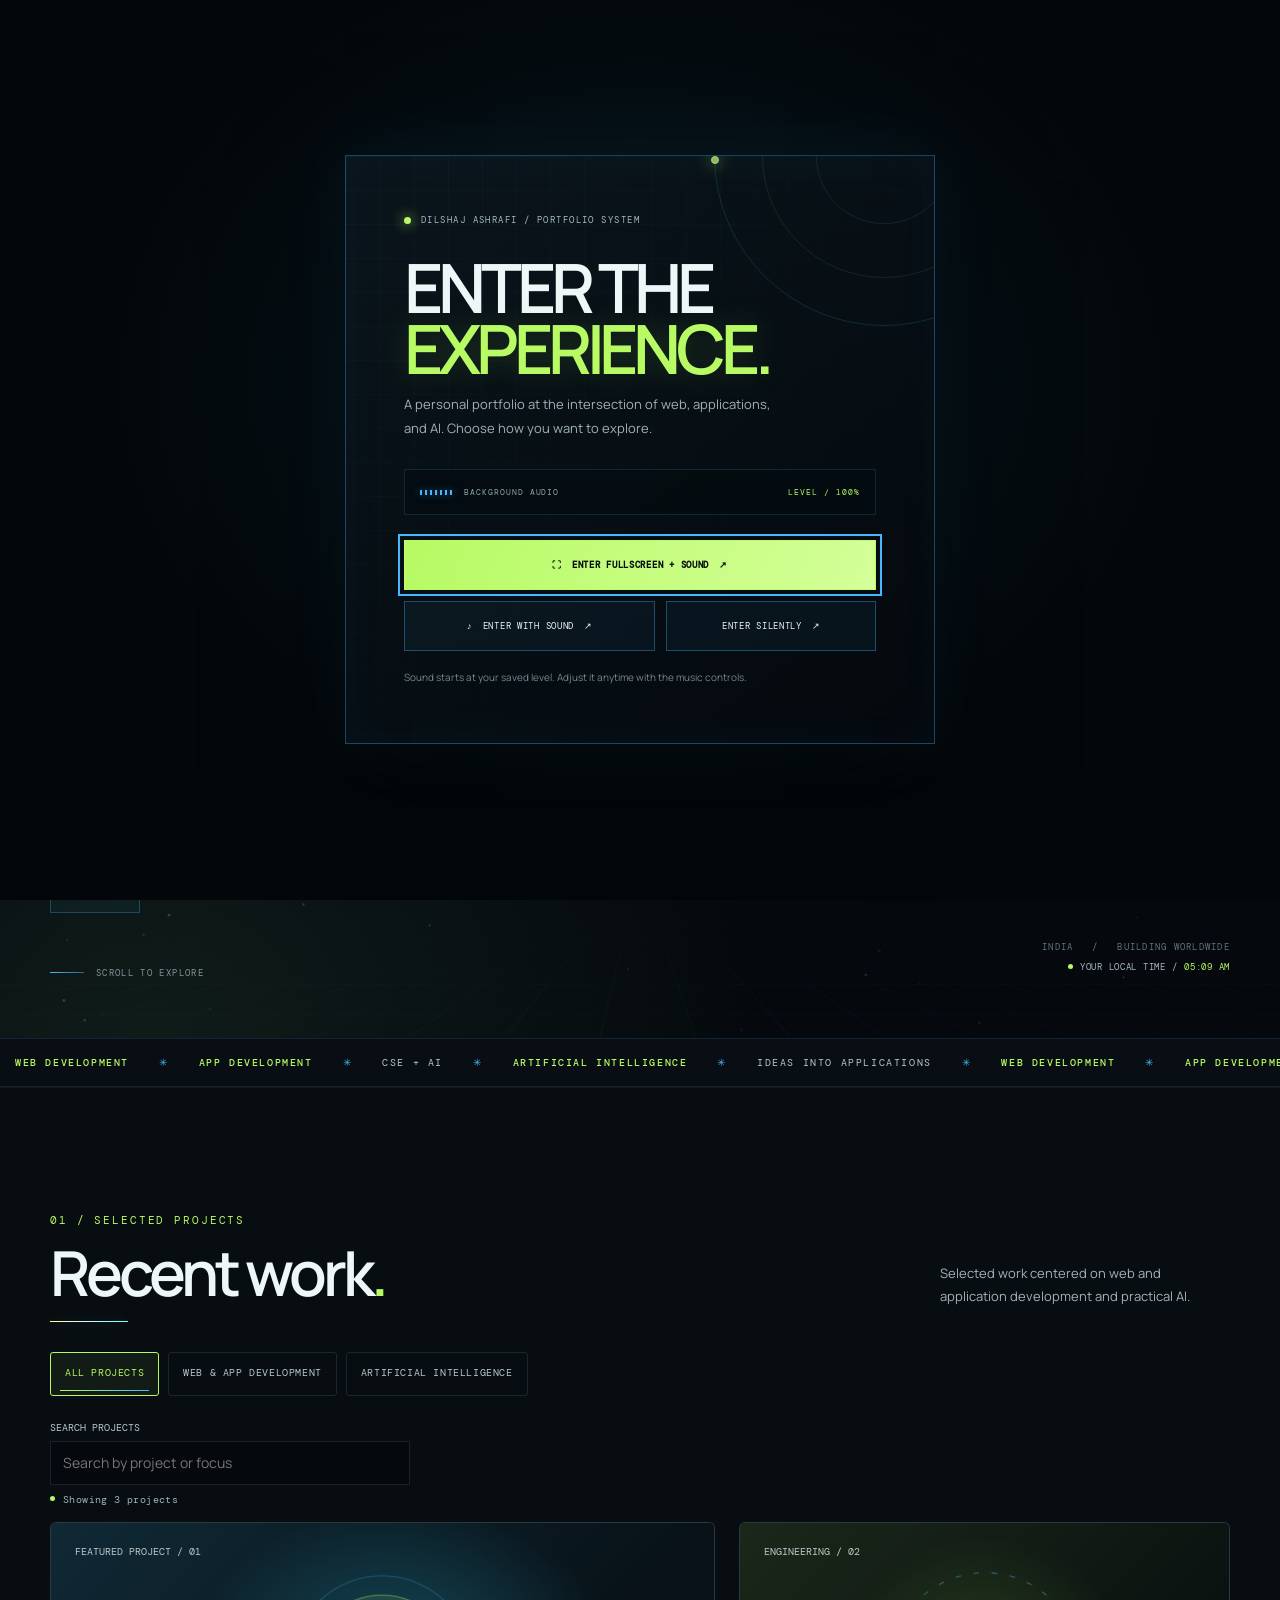
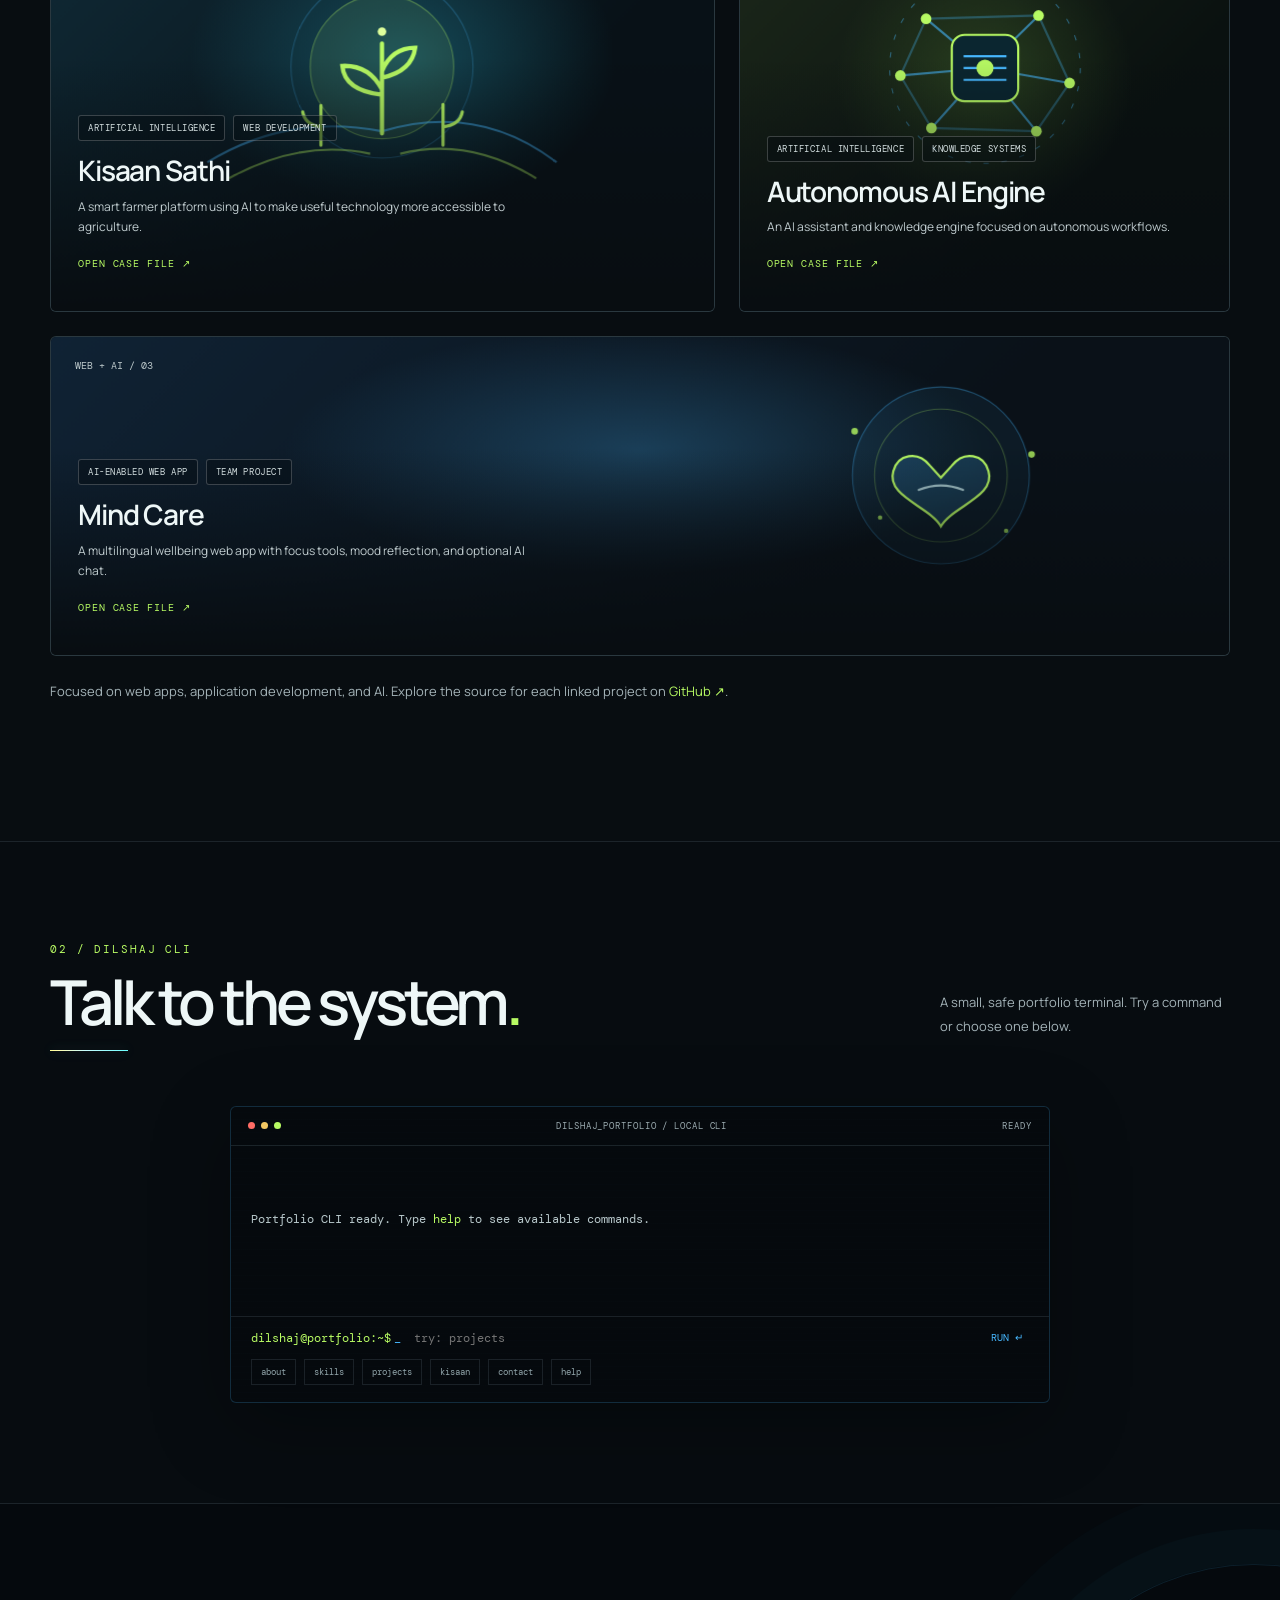
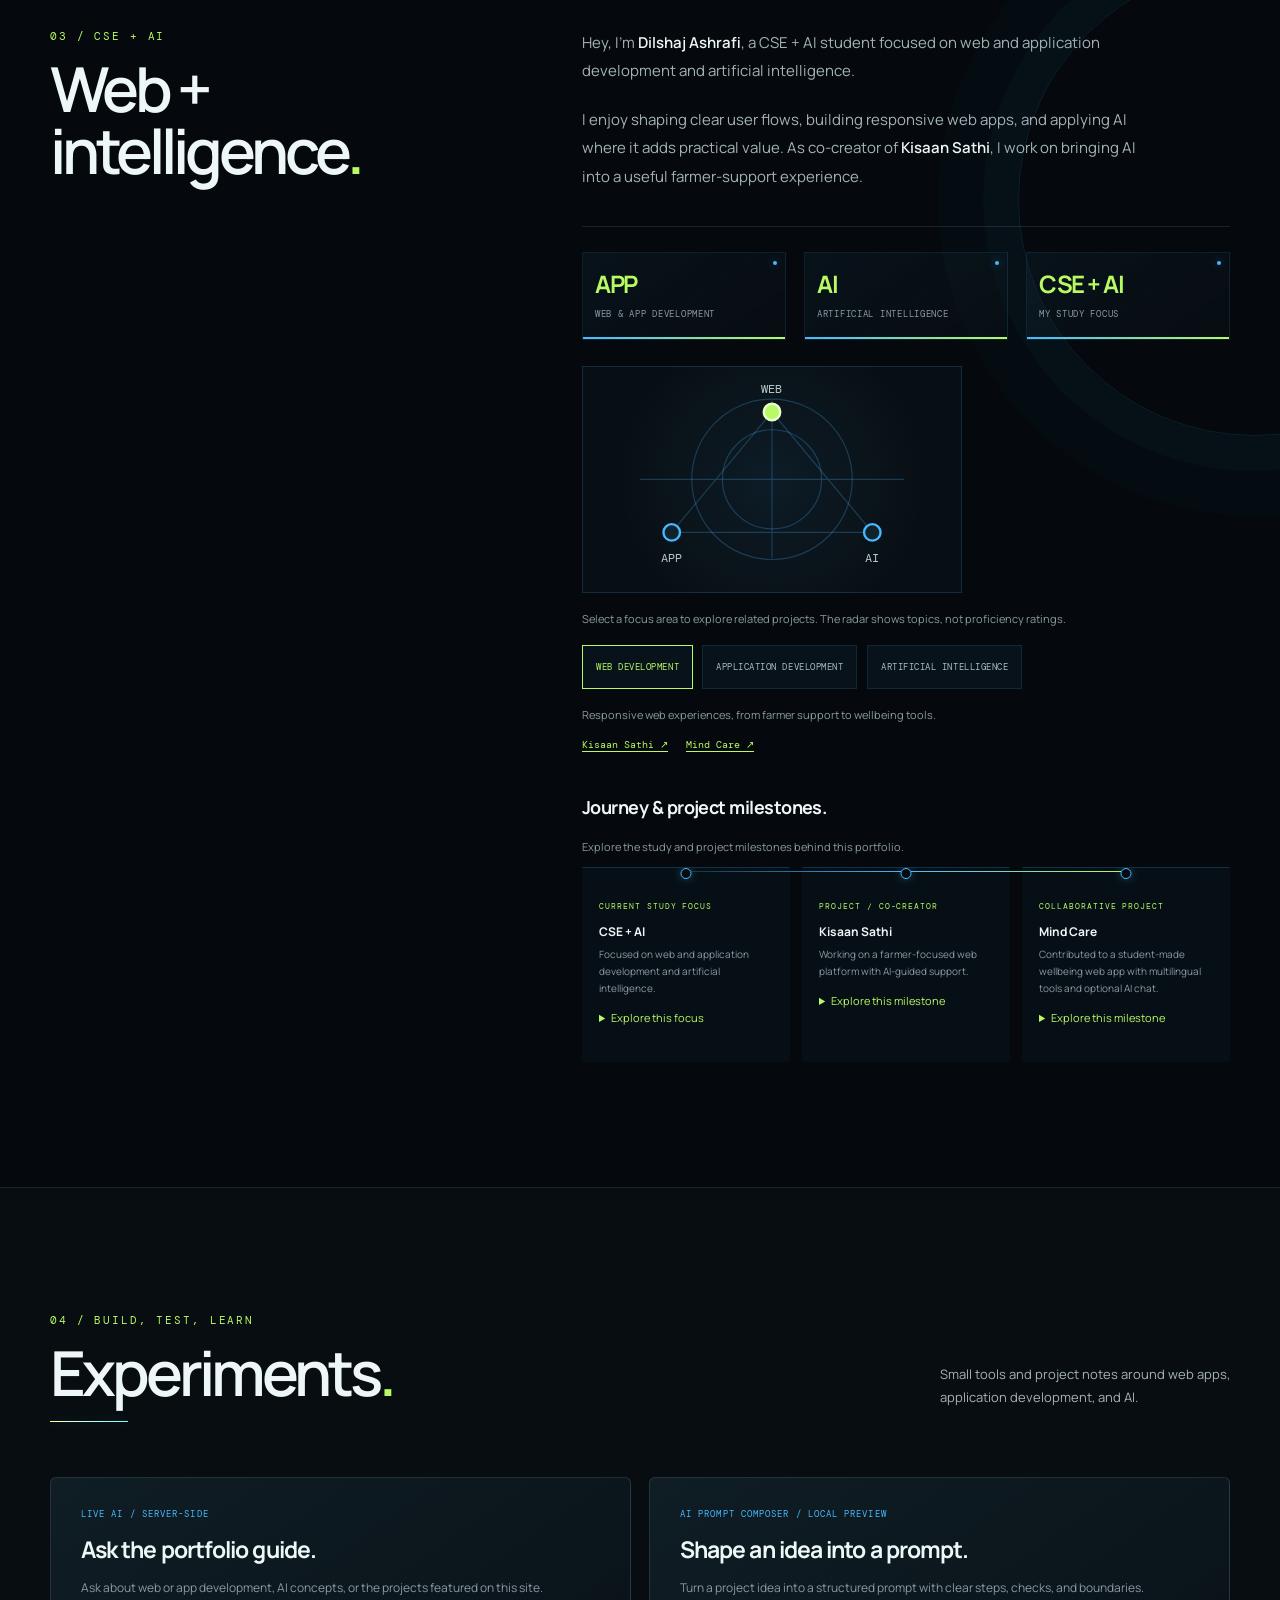
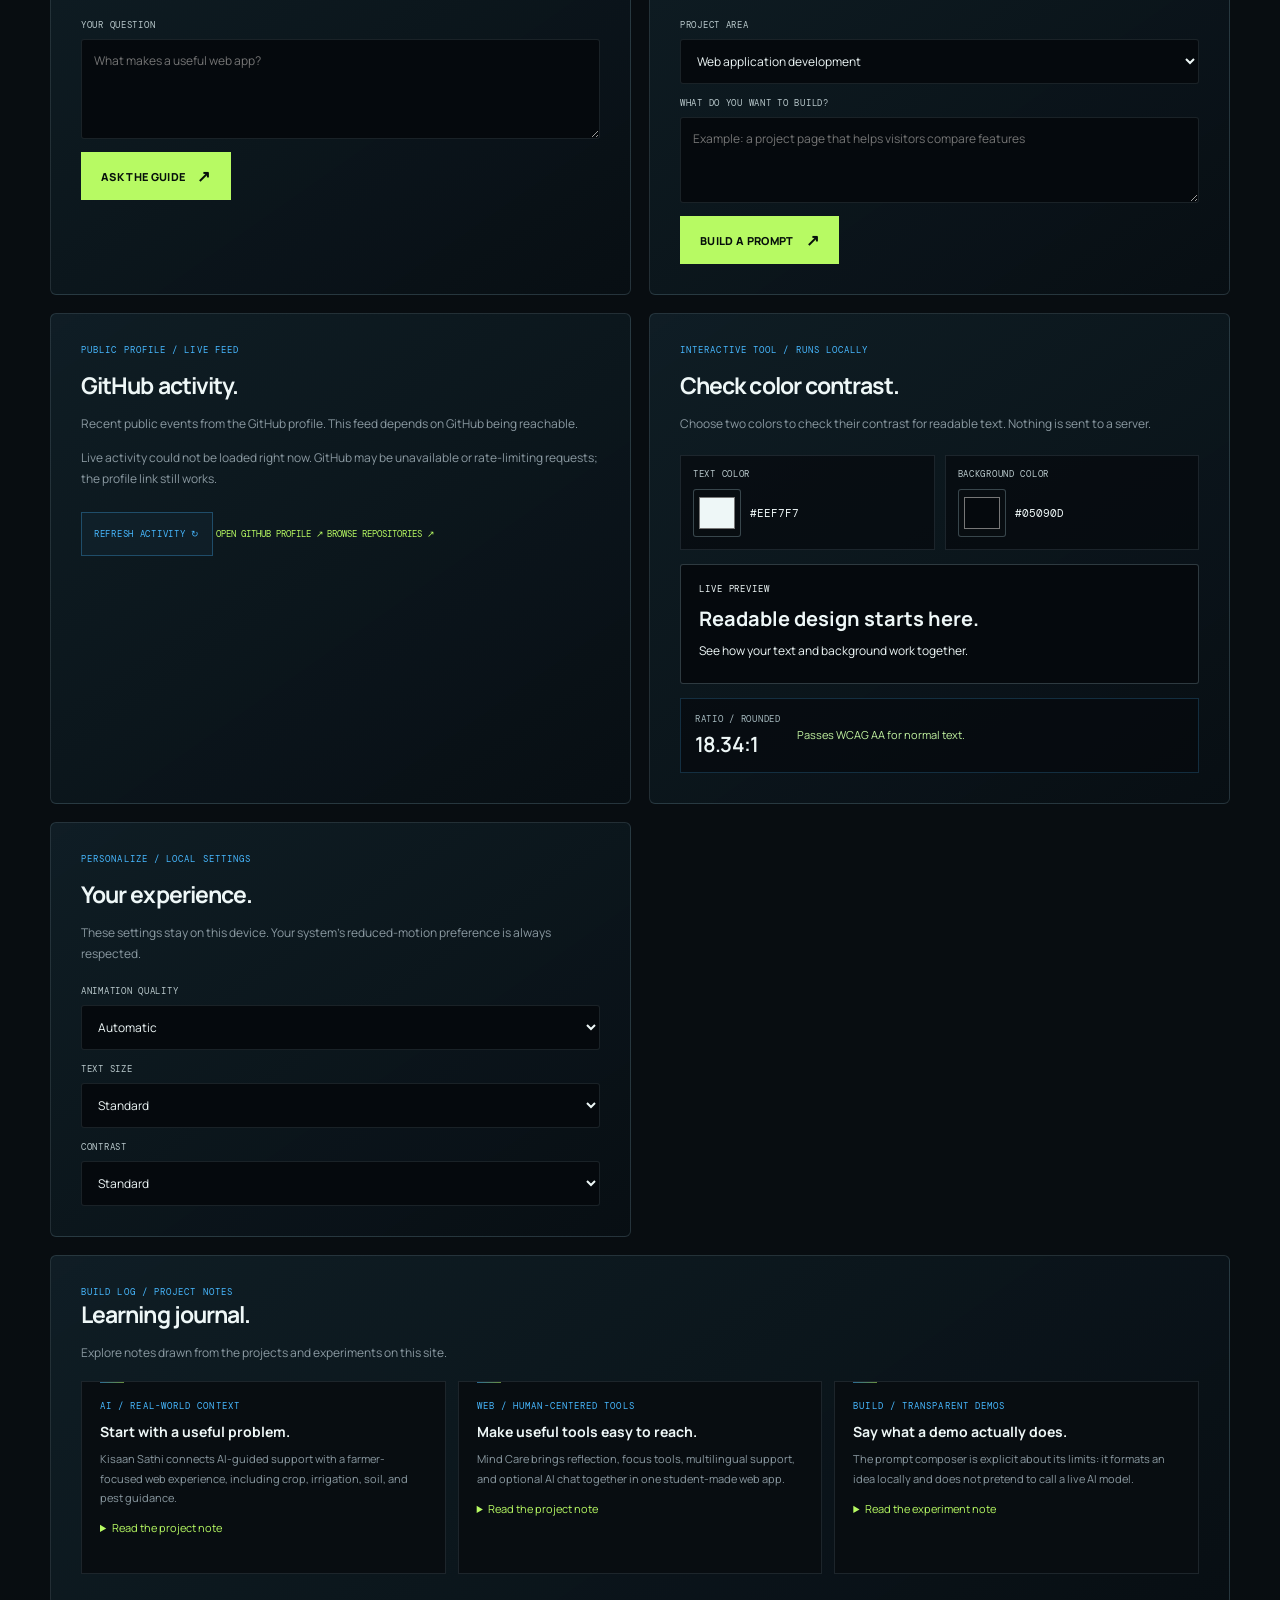
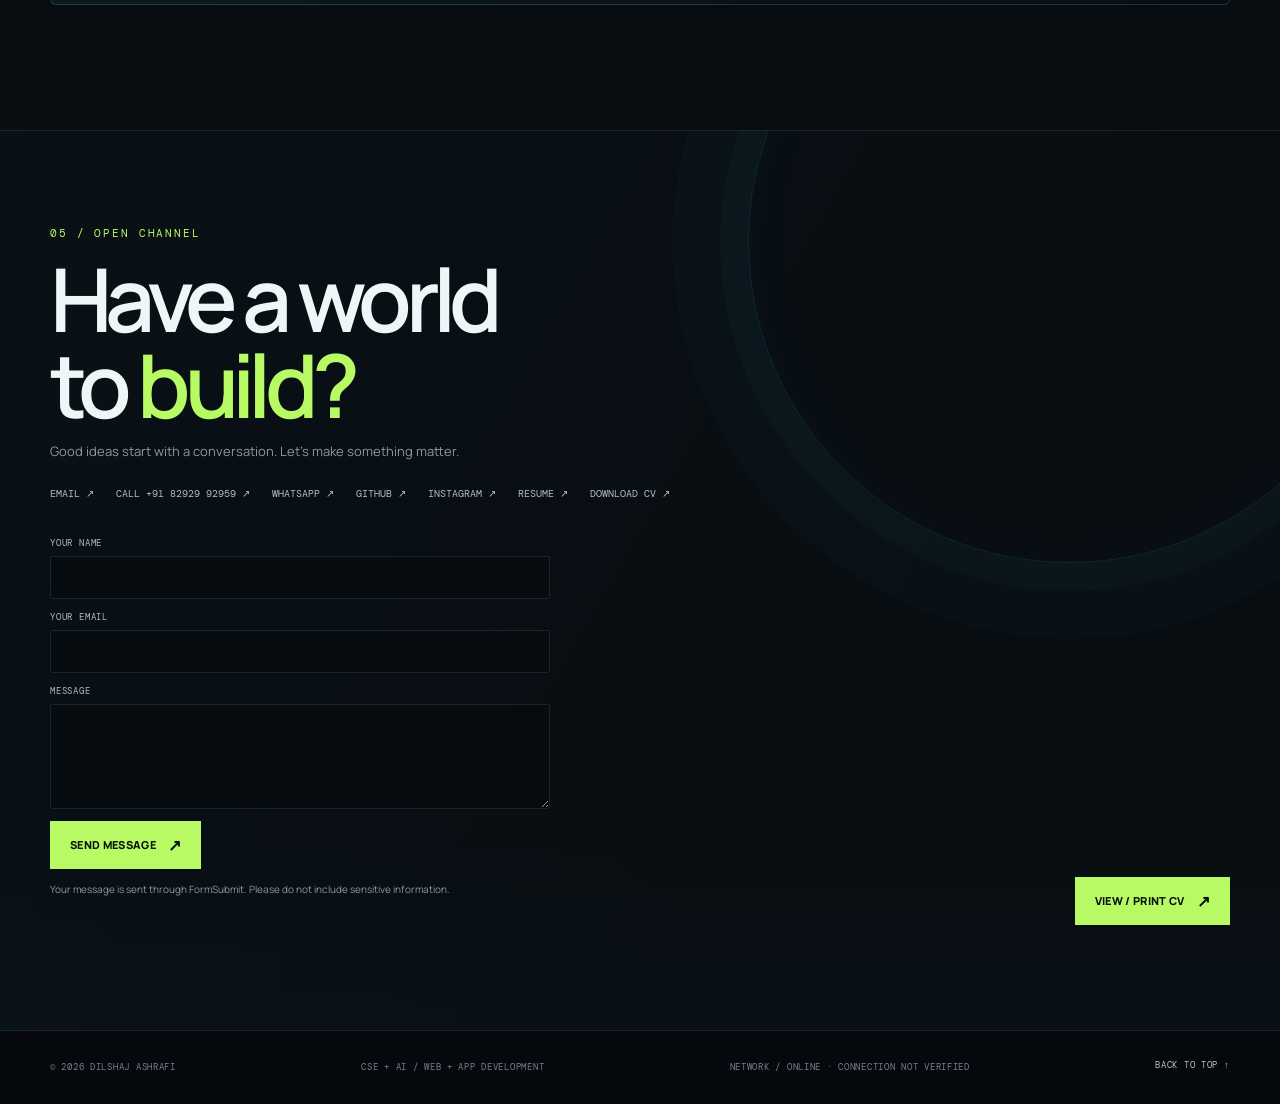
<file: index.html>
<!doctype html>
<html lang="en">
<head>
  <meta charset="utf-8">
  <meta name="viewport" content="width=device-width, initial-scale=1">
  <meta name="theme-color" content="#05090d">
  <meta name="apple-mobile-web-app-capable" content="yes">
  <meta name="apple-mobile-web-app-status-bar-style" content="black-translucent">
  <meta name="description" content="Dilshaj Ashrafi — CSE + AI student focused on web and application development and artificial intelligence.">
  <meta name="author" content="Dilshaj Ashrafi">
  <meta property="og:title" content="Dilshaj Ashrafi — Web &amp; App Development &amp; AI">
  <meta property="og:description" content="CSE + AI student focused on web and application development and artificial intelligence. Co-creator of Kisaan Sathi.">
  <meta property="og:type" content="website">
  <meta property="og:url" content="https://dilshaj.vercel.app/">
  <meta property="og:image" content="https://dilshaj.vercel.app/assets/social-preview.jpg">
  <meta property="og:image:alt" content="Dilshaj Ashrafi portfolio with a blue-green Earth illustration">
  <meta property="og:image:width" content="1200">
  <meta property="og:image:height" content="630">
  <meta name="twitter:card" content="summary_large_image">
  <meta name="twitter:image" content="https://dilshaj.vercel.app/assets/social-preview.jpg">
  <link rel="canonical" href="https://dilshaj.vercel.app/">
  <link rel="icon" type="image/svg+xml" href="assets/favicon.svg">
  <link rel="manifest" href="manifest.webmanifest">
  <title>Dilshaj Ashrafi — Web &amp; App Development &amp; AI</title>
  <link rel="preconnect" href="https://fonts.googleapis.com">
  <link rel="preconnect" href="https://fonts.gstatic.com" crossorigin>
  <link href="https://fonts.googleapis.com/css2?family=DM+Mono:wght@400;500&family=Manrope:wght@400;500;600;700;800&display=swap" rel="stylesheet">
  <style>
    :root {
      color-scheme: dark;
      --ink: #05090d;
      --panel: #0a1116;
      --line: rgba(167, 201, 213, .13);
      --muted: #8b9aa2;
      --white: #eef7f7;
      --blue: #47b8ff;
      --green: #b7fa63;
      --mono: "DM Mono", monospace;
      --sans: "Manrope", sans-serif;
    }

    * { box-sizing: border-box; }
    html { scroll-behavior: smooth; }
    body {
      margin: 0;
      background: var(--ink);
      color: var(--white);
      font-family: var(--sans);
      overflow-x: hidden;
    }
    body::before {
      position: fixed;
      z-index: 4;
      inset: 0;
      pointer-events: none;
      content: "";
      opacity: .12;
      background-image: url("data:image/svg+xml,%3Csvg viewBox='0 0 180 180' xmlns='http://www.w3.org/2000/svg'%3E%3Cfilter id='n'%3E%3CfeTurbulence type='fractalNoise' baseFrequency='.9' numOctaves='3' stitchTiles='stitch'/%3E%3C/filter%3E%3Crect width='100%25' height='100%25' filter='url(%23n)' opacity='.15'/%3E%3C/svg%3E");
    }
    a { color: inherit; text-decoration: none; }
    button { font: inherit; }
    :focus-visible { outline: 2px solid var(--blue); outline-offset: 4px; }
    .shell { width: min(1180px, calc(100% - 64px)); margin: 0 auto; }
    .skip-link { position: fixed; z-index: 30; top: 12px; left: 12px; padding: 12px 16px; background: var(--green); color: #07100b; font-size: 12px; font-weight: 800; transform: translateY(-160%); transition: transform .2s ease; }
    .skip-link:focus { transform: translateY(0); }
    .mono { font-family: var(--mono); text-transform: uppercase; letter-spacing: .12em; }
    .eyebrow { color: var(--green); font: 11px var(--mono); letter-spacing: .17em; text-transform: uppercase; }
    .scroll-progress { position: fixed; z-index: 20; inset: 0 0 auto; height: 3px; pointer-events: none; background: repeating-linear-gradient(90deg,rgba(71,184,255,.28) 0 1px,transparent 1px 12.5%),rgba(71,184,255,.1); }
    .scroll-progress span { position: relative; display: block; width: 100%; height: 100%; transform: scaleX(0); transform-origin: left center; background: linear-gradient(90deg,var(--blue),var(--green),var(--blue)); background-size: 200% 100%; box-shadow: 0 0 14px rgba(71,184,255,.75); animation: progress-flow 3.2s linear infinite; }
    .scroll-progress span::after { position: absolute; top: 50%; right: -4px; width: 8px; height: 8px; border: 1px solid rgba(255,255,255,.65); border-radius: 50%; content: ""; opacity: 0; background: radial-gradient(circle,#fff 0 12%,var(--green) 35% 65%,transparent 75%); box-shadow: 0 0 12px rgba(183,250,99,.85); transform: translateY(-50%) scale(.4); transition: opacity .2s ease, transform .2s ease; }
    .scroll-progress.has-progress span::after { opacity: 1; transform: translateY(-50%) scale(1); animation: progress-head 1.5s ease-in-out infinite alternate; }
    .chapter-hud { position: fixed; z-index: 11; bottom: 22px; left: max(20px,calc((100% - 1180px) / 2)); display: flex; align-items: center; gap: 11px; min-width: 190px; padding: 9px 12px; border: 1px solid rgba(71,184,255,.22); background: linear-gradient(110deg,rgba(5,12,17,.92),rgba(8,19,24,.82)); box-shadow: 0 8px 30px rgba(0,0,0,.24),inset 0 0 18px rgba(71,184,255,.035); backdrop-filter: blur(12px); opacity: 0; pointer-events: none; transform: translateY(12px); transition: opacity .3s ease,transform .3s cubic-bezier(.2,.7,.2,1),border-color .25s ease,box-shadow .25s ease; }
    .chapter-hud.is-visible { opacity: 1; transform: translateY(0); }
    .chapter-hud.is-changing { border-color: rgba(183,250,99,.48); box-shadow: 0 8px 34px rgba(0,0,0,.28),0 0 22px rgba(71,184,255,.09); }
    .chapter-hud-mark { display: grid; width: 25px; height: 25px; flex: 0 0 auto; place-items: center; border: 1px solid rgba(71,184,255,.42); color: var(--green); transform: rotate(45deg); }
    .chapter-hud-mark span { font: 8px var(--mono); transform: rotate(-45deg); }
    .chapter-hud.is-changing .chapter-hud-mark { animation: chapter-mark-turn .44s cubic-bezier(.2,.7,.2,1); }
    .chapter-hud-copy { display: grid; gap: 4px; min-width: 0; }
    .chapter-hud-kicker { color: #788f98; font: 7px var(--mono); letter-spacing: .14em; }
    .chapter-hud-row { display: flex; align-items: baseline; gap: 9px; }
    .chapter-hud-count { color: var(--blue); font: 8px var(--mono); white-space: nowrap; }
    .chapter-hud-label { color: var(--white); font: 9px var(--mono); letter-spacing: .08em; }
    .chapter-hud.is-changing .chapter-hud-label { animation: chapter-label-arrive .32s ease both; }
    .chapter-hud-meter { display: flex; align-items: flex-end; gap: 2px; height: 16px; margin-left: auto; }
    .chapter-hud-meter i { width: 2px; height: 4px; background: var(--blue); transform-origin: bottom; animation: chapter-meter 1s ease-in-out infinite alternate; }
    .chapter-hud-meter i:nth-child(2) { animation-delay: -.3s; }
    .chapter-hud-meter i:nth-child(3) { animation-delay: -.6s; }
    .chapter-hud-meter i:nth-child(4) { animation-delay: -.15s; }
    .chapter-hud-progress { position: absolute; right: 0; bottom: 0; left: 0; display: flex; gap: 3px; height: 2px; }
    .chapter-hud-progress i { flex: 1; background: rgba(71,184,255,.12); transition: background .3s ease,box-shadow .3s ease; }
    .chapter-hud-progress i.active { background: linear-gradient(90deg,var(--blue),var(--green)); box-shadow: 0 0 8px rgba(71,184,255,.5); }
    .return-orbit { position: fixed; z-index: 11; right: max(20px,calc((100% - 1180px) / 2)); bottom: 22px; display: inline-flex; align-items: center; gap: 9px; padding: 8px 12px 8px 8px; border: 1px solid rgba(71,184,255,.3); border-radius: 999px; background: rgba(5,12,17,.9); color: var(--blue); box-shadow: 0 8px 28px rgba(0,0,0,.28),inset 0 0 16px rgba(71,184,255,.04); backdrop-filter: blur(12px); font: 8px var(--mono); letter-spacing: .08em; opacity: 0; visibility: hidden; pointer-events: none; transform: translateY(12px) scale(.96); transition: opacity .25s ease,transform .3s cubic-bezier(.2,.7,.2,1),visibility 0s linear .3s,border-color .2s ease,color .2s ease,box-shadow .2s ease; }
    .return-orbit.is-visible { opacity: 1; visibility: visible; pointer-events: auto; transform: translateY(0) scale(1); transition: opacity .25s ease,transform .3s cubic-bezier(.2,.7,.2,1),visibility 0s,border-color .2s ease,color .2s ease,box-shadow .2s ease; }
    .viewing-experiments .chapter-hud, .viewing-experiments .return-orbit { opacity: 0; visibility: hidden; pointer-events: none; }
    .return-orbit:hover { border-color: var(--green); color: var(--green); box-shadow: 0 8px 32px rgba(0,0,0,.32),0 0 22px rgba(71,184,255,.12); }
    .return-orbit-mark { position: relative; display: grid; width: 22px; height: 22px; place-items: center; border: 1px solid rgba(71,184,255,.42); border-radius: 50%; font-size: 11px; line-height: 1; }
    .return-orbit.is-visible .return-orbit-mark::after { position: absolute; inset: -4px; border: 1px dotted rgba(183,250,99,.52); border-radius: 50%; content: ""; animation: return-orbit-spin 8s linear infinite; }
    .site-header {
      position: absolute;
      z-index: 10;
      top: 0;
      left: 0;
      width: 100%;
      border-bottom: 1px solid rgba(255,255,255,.07);
      transition: background .3s ease, box-shadow .3s ease, border-color .3s ease;
    }
    .site-header.scrolled { position: fixed; background: rgba(5,9,13,.78); border-color: rgba(71,184,255,.15); box-shadow: 0 12px 35px rgba(0,0,0,.2); backdrop-filter: blur(16px); }
    .nav {
      height: 82px;
      display: flex;
      align-items: center;
      justify-content: space-between;
    }
    .brand { display: flex; align-items: center; gap: 12px; font-size: 13px; font-weight: 800; letter-spacing: .12em; }
    .brand-name { white-space: nowrap; }
    .brand-mark {
      width: 27px; height: 27px; display: grid; place-items: center;
      border: 1px solid var(--green); color: var(--green);
      transform: rotate(45deg); font: 12px var(--mono);
    }
    .brand-mark span { transform: rotate(-45deg); }
    .nav-links { display: flex; align-items: center; gap: 37px; color: #b0bec3; font-size: 12px; }
    .nav-links a { position: relative; transition: color .2s ease; }
    .nav-links a::after { position: absolute; right: 0; bottom: -7px; left: 0; height: 1px; content: ""; background: linear-gradient(90deg,var(--green),var(--blue)); transform: scaleX(0); transform-origin: left; transition: transform .25s ease; }
    .nav-links a:hover, .nav-links a.active { color: var(--green); }
    .nav-links a:hover::after, .nav-links a.active::after { transform: scaleX(1); }
    .nav-links a.active::after { animation: nav-current-signal 2.2s ease-in-out infinite alternate; }
    .nav-links a.active::before { position: absolute; bottom: -9px; left: 0; width: 4px; height: 4px; border-radius: 50%; content: ""; background: var(--green); box-shadow: 0 0 8px var(--green),0 0 15px var(--blue); animation: nav-beacon-pass 2.6s ease-in-out infinite; }
    .command-trigger { flex: 0 0 auto; padding: 8px 10px; border: 1px solid rgba(71,184,255,.28); background: rgba(71,184,255,.045); color: var(--blue); cursor: pointer; font: 9px var(--mono); letter-spacing: .08em; transition: border-color .2s ease, color .2s ease, background .2s ease, transform .2s ease; }
    .command-trigger:hover { transform: translateY(-2px); border-color: var(--green); color: var(--green); background: rgba(183,250,99,.06); }
    .nav-availability { display: flex; align-items: center; gap: 9px; color: #b8c5c8; font: 10px var(--mono); letter-spacing: .08em; }
    .status-dot { width: 7px; height: 7px; border-radius: 50%; background: var(--green); box-shadow: 0 0 12px var(--green); animation: pulse 2s infinite; }

    .hero {
      min-height: min(900px, max(760px, 100svh));
      height: auto;
      position: relative;
      display: flex;
      align-items: center;
      overflow: hidden;
      isolation: isolate;
      background:
        radial-gradient(ellipse at 75% 48%, rgba(12, 72, 87, .21), transparent 35%),
        radial-gradient(ellipse at 12% 100%, rgba(24, 86, 97, .15), transparent 35%),
        #05090d;
    }
    .hero { --sky-glow: rgba(71,184,255,.13); }
    .hero[data-sky-cycle="1"] { --sky-glow: rgba(83,207,181,.13); }
    .hero[data-sky-cycle="2"] { --sky-glow: rgba(71,170,255,.16); }
    .hero[data-sky-cycle="3"] { --sky-glow: rgba(111,154,255,.13); }
    .hero::before { position: absolute; z-index: 0; inset: 0; pointer-events: none; content: ""; opacity: .7; background: radial-gradient(520px circle at var(--pointer-x,72%) var(--pointer-y,44%), var(--sky-glow), transparent 72%); }
    .hero[data-day-phase="morning"] { background: radial-gradient(ellipse at 75% 48%,rgba(55,125,124,.27),transparent 40%),radial-gradient(ellipse at 12% 100%,rgba(67,125,92,.16),transparent 38%),#05090d; }
    .hero[data-day-phase="evening"] { background: radial-gradient(ellipse at 75% 48%,rgba(49,77,137,.24),transparent 40%),radial-gradient(ellipse at 12% 100%,rgba(37,98,105,.16),transparent 38%),#05090d; }
    #starfield { position: absolute; inset: 0; width: 100%; height: 100%; z-index: -1; }
    .hero-grid {
      position: absolute; inset: auto 0 0; height: 46%;
      background-image: linear-gradient(rgba(71,184,255,.11) 1px, transparent 1px), linear-gradient(90deg, rgba(71,184,255,.11) 1px, transparent 1px);
      background-size: 56px 56px;
      animation: grid-drift 36s linear infinite;
      transform: perspective(270px) rotateX(58deg) translate3d(var(--grid-x,0px),var(--grid-y,0px),0) scale(1.7);
      transform-origin: center bottom;
      transition: transform .45s cubic-bezier(.2,.7,.2,1);
      opacity: .24;
      mask-image: linear-gradient(transparent, black 80%);
      z-index: -1;
    }
    .hero-content { position: relative; z-index: 2; padding-top: 82px; padding-bottom: 125px; }
    .hero-topline { display: flex; align-items: center; gap: 14px; color: #9cabb0; font: 10px var(--mono); letter-spacing: .14em; animation: rise-in .8s .08s both; }
    .hero-topline::before { content: ""; width: 30px; height: 1px; background: var(--green); }
    .hero-welcome { margin: 10px 0 0; color: #a7bbc0; font: 10px var(--mono); letter-spacing: .06em; }
    .hero-guide { margin: 8px 0 0; color: #b7c8cd; font: 10px/1.6 var(--mono); }
    .hero-guide a { color: var(--green); text-decoration: underline; text-underline-offset: 3px; }
    h1 { margin: 22px 0 18px; max-width: 760px; font-size: clamp(62px, 9.5vw, 128px); line-height: .91; letter-spacing: -.085em; font-weight: 600; animation: rise-in .9s .18s both; }
    h1 .outline { color: transparent; -webkit-text-stroke: 1px rgba(238,247,247,.7); background: linear-gradient(110deg,transparent 20%,rgba(71,184,255,.18) 43%,rgba(183,250,99,.42) 50%,transparent 60%); background-size: 240% 100%; background-position: 130% 0; -webkit-background-clip: text; background-clip: text; transition: background-position .4s ease,-webkit-text-stroke-color .3s ease,text-shadow .3s ease; }
    @media (hover: hover) and (pointer: fine) {
      h1:hover .outline { -webkit-text-stroke-color: rgba(183,250,99,.58); text-shadow: 0 0 26px rgba(71,184,255,.2); animation: title-signal-sweep .82s cubic-bezier(.2,.7,.2,1) both; }
    }
    h1 .accent { color: var(--green); text-shadow: 0 0 35px rgba(183,250,99,.13); animation: text-glow 4.5s ease-in-out infinite; }
    .hero-bottom { display: flex; align-items: flex-end; justify-content: space-between; max-width: 865px; margin-top: 32px; }
    .hero-copy { max-width: 390px; color: #9baab0; font-size: 14px; line-height: 1.8; animation: rise-in .85s .32s both; }
    .hero-copy strong { color: var(--white); font-weight: 600; }
    .hero-actions { display: flex; align-items: center; flex-wrap: wrap; gap: 17px 25px; margin-top: 24px; }
    .immersive-toggle { display: inline-flex; align-items: center; gap: 8px; min-height: 38px; padding: 0 11px; border: 1px solid rgba(71,184,255,.3); background: rgba(71,184,255,.045); color: var(--blue); cursor: pointer; font: 8px var(--mono); letter-spacing: .08em; white-space: nowrap; transition: transform .2s ease, border-color .2s ease, color .2s ease, background .2s ease, box-shadow .2s ease; }
    .immersive-toggle::before { width: 5px; height: 5px; border-radius: 50%; content: ""; background: var(--blue); box-shadow: 0 0 8px rgba(71,184,255,.55); transition: background .2s ease, box-shadow .2s ease; }
    .immersive-toggle:hover { transform: translateY(-2px); border-color: var(--green); color: var(--green); background: rgba(183,250,99,.06); }
    .immersive-toggle[aria-pressed="true"] { border-color: rgba(183,250,99,.65); color: var(--green); background: rgba(183,250,99,.07); box-shadow: 0 0 18px rgba(183,250,99,.08); }
    .immersive-toggle[aria-pressed="true"]::before { background: var(--green); box-shadow: 0 0 10px rgba(183,250,99,.8); animation: pulse 2s infinite; }
    .immersive-toggle:disabled { cursor: not-allowed; opacity: .7; }
    .immersive-status { flex-basis: 100%; color: #91a5aa; font-size: 9px; line-height: 1.5; }
    .immersive-status:empty { display: none; }
    .fullscreen-recommendation { margin: 8px 0 0; color: #81949b; font: 8px var(--mono); letter-spacing: .06em; line-height: 1.6; }
    .fullscreen-recommendation::before { color: var(--green); content: "DESKTOP TIP / "; }
    .music-toggle { display: inline-flex; align-items: center; gap: 9px; min-height: 38px; padding: 0 11px; border: 1px solid rgba(71,184,255,.3); background: rgba(5,9,13,.72); color: var(--blue); cursor: pointer; font: 8px var(--mono); letter-spacing: .08em; white-space: nowrap; transition: transform .2s ease, border-color .2s ease, color .2s ease, background .2s ease, box-shadow .2s ease; }
    .music-toggle:hover { transform: translateY(-2px); border-color: var(--green); color: var(--green); }
    .music-toggle[aria-pressed="true"] { border-color: rgba(183,250,99,.65); color: var(--green); background: rgba(8,17,13,.88); box-shadow: 0 0 18px rgba(183,250,99,.08); }
    .music-toggle:disabled { cursor: not-allowed; opacity: .7; }
    .music-bars { display: inline-flex; align-items: center; gap: 2px; height: 12px; }
    .music-bars i { width: 2px; height: 3px; background: var(--blue); }
    .music-toggle[aria-pressed="true"] .music-bars i { background: var(--green); animation: music-wave .62s ease-in-out infinite alternate; }
    .music-toggle[aria-pressed="true"] .music-bars i:nth-child(2) { animation-delay: -.2s; }
    .music-toggle[aria-pressed="true"] .music-bars i:nth-child(3) { animation-delay: -.4s; }
    .music-volume { display: inline-flex; align-items: center; gap: 6px; min-height: 38px; padding: 0 8px; border: 1px solid rgba(71,184,255,.2); background: rgba(5,9,13,.64); }
    .music-volume-adjust { display: grid; width: 22px; height: 24px; place-items: center; padding: 0; border: 1px solid rgba(71,184,255,.25); background: rgba(71,184,255,.04); color: var(--blue); cursor: pointer; font: 12px var(--mono); transition: border-color .2s ease,color .2s ease,background .2s ease; }
    .music-volume-adjust:hover:not(:disabled) { border-color: var(--green); background: rgba(183,250,99,.08); color: var(--green); }
    .music-volume-adjust:disabled { cursor: not-allowed; opacity: .45; }
    .music-volume-slider { width: 76px; height: 4px; accent-color: var(--green); cursor: pointer; }
    .music-volume-value { min-width: 31px; color: var(--green); font: 8px var(--mono); text-align: right; }
    .music-status { flex-basis: 100%; color: #91a5aa; font-size: 9px; line-height: 1.5; }
    .music-status:empty { display: none; }
    .entry-screen { position: fixed; inset: 0; width: 100%; max-width: none; height: 100%; max-height: none; margin: 0; padding: 24px; border: 0; overflow: hidden; color: var(--white); background: radial-gradient(ellipse at 50% 42%, rgba(12,48,62,.45), transparent 58%), #03070a; }
    .entry-screen[open] { display: grid; place-items: center; }
    .entry-screen::backdrop { background: rgba(2,5,8,.78); backdrop-filter: blur(9px); }
    .entry-screen.is-exiting { animation: entry-exit .38s cubic-bezier(.2,.8,.2,1) both; }
    .entry-card { position: relative; isolation: isolate; width: min(590px,100%); overflow: hidden; padding: clamp(30px,6vw,58px); border: 1px solid rgba(71,184,255,.32); background: linear-gradient(145deg,rgba(10,21,28,.98),rgba(4,9,13,.98)); box-shadow: 0 25px 100px rgba(0,0,0,.62),0 0 65px rgba(71,184,255,.09),inset 0 0 45px rgba(71,184,255,.035); animation: entry-arrive .72s cubic-bezier(.16,1,.3,1) both; }
    .entry-card::before { position: absolute; z-index: -1; inset: 0; content: ""; opacity: .36; background-image: linear-gradient(rgba(71,184,255,.11) 1px,transparent 1px),linear-gradient(90deg,rgba(71,184,255,.11) 1px,transparent 1px); background-size: 34px 34px; mask-image: linear-gradient(135deg,black,transparent 74%); }
    .entry-card::after { position: absolute; z-index: 1; top: -40%; right: 0; left: 0; height: 35%; pointer-events: none; content: ""; opacity: 0; background: linear-gradient(transparent,rgba(71,184,255,.08),transparent); animation: entry-scan 6.5s 1s ease-in-out infinite; }
    .entry-orbit { position: absolute; z-index: -1; top: -170px; right: -120px; width: 340px; aspect-ratio: 1; border: 1px solid rgba(71,184,255,.22); border-radius: 50%; opacity: .75; animation: entry-orbit 38s linear infinite; }
    .entry-orbit::before,.entry-orbit::after { position: absolute; inset: 14%; border: 1px solid rgba(183,250,99,.13); border-radius: 50%; content: ""; }
    .entry-orbit::after { inset: 30%; border-color: rgba(71,184,255,.17); }
    .entry-orbit i { position: absolute; top: 50%; left: -4px; width: 8px; height: 8px; border: 1px solid #eaffce; border-radius: 50%; background: var(--green); box-shadow: 0 0 16px var(--green); }
    .entry-content { position: relative; z-index: 2; }
    .entry-overline { display: flex; align-items: center; gap: 10px; color: #a4bac2; font: 9px var(--mono); letter-spacing: .16em; animation: entry-reveal .56s .16s both; }
    .entry-overline::before { width: 7px; height: 7px; border-radius: 50%; content: ""; background: var(--green); box-shadow: 0 0 13px var(--green); animation: pulse 1.8s ease-in-out infinite; }
    .entry-title { margin: 31px 0 14px; font-size: clamp(42px,8vw,68px); font-weight: 600; line-height: .9; letter-spacing: -.075em; animation: entry-reveal .64s .24s both; }
    .entry-title span { color: var(--green); text-shadow: 0 0 34px rgba(183,250,99,.19); animation: entry-accent-glow 2.8s 1s ease-in-out infinite alternate; }
    .entry-description { max-width: 390px; margin: 0; color: #a2b1b6; font-size: 13px; line-height: 1.8; animation: entry-reveal .6s .36s both; }
    .entry-signal { display: flex; align-items: center; gap: 12px; margin: 29px 0 25px; padding: 13px 15px; border: 1px solid rgba(71,184,255,.17); background: rgba(4,12,17,.64); color: #90a4aa; font: 8px var(--mono); letter-spacing: .12em; animation: entry-reveal .6s .48s both; }
    .entry-signal-bars { display: flex; align-items: center; gap: 3px; height: 18px; }
    .entry-signal-bars i { width: 2px; height: 5px; background: var(--blue); box-shadow: 0 0 8px rgba(71,184,255,.6); animation: entry-wave .7s ease-in-out infinite alternate; }
    .entry-signal-bars i:nth-child(2n) { animation-delay: -.35s; }
    .entry-signal-bars i:nth-child(3n) { animation-delay: -.18s; }
    .entry-signal-state { margin-left: auto; color: var(--green); }
    .entry-actions { display: grid; grid-template-columns: 1.2fr 1fr; gap: 11px; animation: entry-reveal .6s .6s both; }
    .entry-choice-immersive { grid-column: 1 / -1; }
    .entry-choice { position: relative; display: inline-flex; min-height: 50px; align-items: center; justify-content: center; gap: 10px; overflow: hidden; padding: 0 15px; border: 1px solid rgba(71,184,255,.34); background: rgba(71,184,255,.055); color: var(--white); cursor: pointer; font: 9px var(--mono); letter-spacing: .08em; transition: transform .22s ease,border-color .22s ease,color .22s ease,background .22s ease,box-shadow .22s ease; }
    .entry-choice:hover { transform: translateY(-3px); border-color: var(--blue); background: rgba(71,184,255,.12); box-shadow: 0 10px 26px rgba(71,184,255,.1); }
    .entry-choice-primary { border-color: rgba(183,250,99,.56); background: linear-gradient(110deg,var(--green),#d4ff99); color: #07100b; font-weight: 700; }
    .entry-choice-primary:hover { border-color: #eaffce; background: linear-gradient(110deg,#c8ff82,#e6ffbd); box-shadow: 0 10px 30px rgba(183,250,99,.16); }
    .entry-choice:disabled { cursor: not-allowed; opacity: .55; transform: none; }
    .entry-note { margin: 18px 0 0; color: #74878e; font-size: 10px; line-height: 1.6; animation: entry-reveal .6s .72s both; }
    body.site-entered .hero-topline { animation: rise-in .7s .05s both; }
    body.site-entered h1 { animation: rise-in .85s .13s both; }
    body.site-entered .hero-copy { animation: rise-in .8s .25s both; }
    .earth-telemetry { display: flex; align-items: center; gap: 14px; max-width: 375px; margin-top: 20px; padding-top: 12px; border-top: 1px solid rgba(71,184,255,.19); }
    .earth-fact { display: grid; gap: 4px; color: #72858b; font: 7px var(--mono); letter-spacing: .1em; white-space: nowrap; }
    .earth-fact strong { color: #d7e8e9; font-size: 8px; font-weight: 500; }
    .cloud-toggle { display: inline-flex; align-items: center; gap: 7px; min-height: 30px; margin-left: auto; padding: 0 9px; border: 1px solid rgba(71,184,255,.27); background: rgba(71,184,255,.05); color: var(--blue); cursor: pointer; font: 7px var(--mono); letter-spacing: .08em; white-space: nowrap; transition: border-color .2s ease, color .2s ease, background .2s ease; }
    .cloud-toggle:hover { border-color: var(--green); color: var(--green); background: rgba(183,250,99,.06); }
    .cloud-toggle:disabled { cursor: not-allowed; opacity: .7; }
    .cloud-toggle-dot { width: 5px; height: 5px; border-radius: 50%; background: var(--green); box-shadow: 0 0 8px var(--green); }
    .cloud-toggle[aria-pressed="false"] .cloud-toggle-dot { background: #73848a; box-shadow: none; }
    .button {
      display: inline-flex; align-items: center; justify-content: center; gap: 12px;
      min-height: 48px; padding: 0 20px; background: var(--green); color: #07100b;
      font-size: 11px; font-weight: 800; letter-spacing: .03em;
      position: relative; overflow: hidden;
      transition: transform .2s ease, box-shadow .2s ease, background .2s ease;
    }
    .button::after { position: absolute; inset: -50% auto -50% -60%; width: 35%; content: ""; background: linear-gradient(90deg,transparent,rgba(255,255,255,.45),transparent); transform: skewX(-20deg); }
    .button:hover, .button:focus-visible { transform: translateY(-3px); box-shadow: 0 10px 32px rgba(183,250,99,.22); background: #c9ff83; }
    .button:hover::after { animation: button-sheen .7s ease-out; }
    .button-arrow { font-size: 16px; }
    .text-link { color: #d3dddf; font-size: 11px; border-bottom: 1px solid rgba(255,255,255,.3); padding-bottom: 5px; }
    .orbital {
      position: absolute; width: min(43vw, 550px); aspect-ratio: 1; right: 7%; top: 50%;
      transform: translate3d(var(--orbital-x,0px),calc(-43% + var(--orbital-y,0px)),0); border: 1px solid rgba(71,184,255,.16); border-radius: 50%;
      box-shadow: inset 0 0 80px rgba(31,130,158,.08), 0 0 100px rgba(22,99,124,.07);
      z-index: 0; pointer-events: none; animation: float 8s ease-in-out infinite;
    }
    .orbital::before, .orbital::after { content: ""; position: absolute; inset: 10%; border: 1px solid rgba(183,250,99,.14); border-radius: 50%; transform: rotateX(68deg) rotate(-23deg); animation: orbit-spin 30s linear infinite; }
    .orbital::after { inset: 22%; border-color: rgba(71,184,255,.18); transform: rotateX(68deg) rotate(34deg); animation-name: orbit-spin-reverse; animation-duration: 38s; }
    .solar-orbit-track { position: absolute; top: 50%; left: 50%; width: 62%; aspect-ratio: 1; border: 1px solid rgba(71,184,255,.3); border-radius: 50%; transform: translate(-50%,-50%); box-shadow: 0 0 24px rgba(71,184,255,.055); }
    .solar-readout { position: absolute; z-index: 3; top: 9%; left: 5%; display: grid; gap: 5px; color: #76909a; font: 7px var(--mono); letter-spacing: .1em; }
    .solar-readout strong { color: var(--green); font-weight: 500; }
    .solar-link { position: absolute; z-index: 1; top: 19%; left: 50%; width: 1px; height: 31%; pointer-events: none; background: linear-gradient(180deg,rgba(183,250,99,.32),rgba(71,184,255,.14),rgba(255,202,91,.42)); transform-origin: top center; animation: solar-link-pulse 4.5s ease-in-out infinite; }
    .solar-body { position: absolute; z-index: 1; top: 50%; left: 50%; width: 10%; aspect-ratio: 1; border: 1px solid rgba(255,235,164,.75); border-radius: 50%; background: radial-gradient(circle at 34% 30%,#fff9d6 0 8%,#dfff9c 18%,#f2c65d 48%,#dd8149 74%,#762e2b 100%); box-shadow: 0 0 18px rgba(255,202,91,.62),0 0 46px rgba(255,146,69,.24); transform: translate(-50%,-50%); animation: sun-pulse 4s ease-in-out infinite alternate; }
    .solar-body::before { position: absolute; inset: -24%; border: 1px solid rgba(255,235,164,.52); border-radius: 50%; content: ""; animation: sun-corona 4.2s ease-out infinite; }
    .solar-body::after { position: absolute; inset: -42%; border: 1px solid rgba(255,208,110,.22); border-radius: 50%; background: conic-gradient(from 0deg,transparent 0 20%,rgba(255,235,164,.35) 26%,transparent 34% 65%,rgba(255,146,69,.28) 72%,transparent 80%); content: ""; animation: sun-halo 9s linear infinite; }
    .solar-revolution { position: absolute; z-index: 2; top: 50%; left: 50%; width: 62%; aspect-ratio: 1; transform: translate(-50%,-50%); animation: earth-revolution 72s linear infinite; }
    .earth-system { --satellite-radius: clamp(38px, 9vw, 88px); position: absolute; top: 0; left: 50%; width: 100%; aspect-ratio: 1; transform: translate(-50%,-50%); animation: earth-orientation 72s linear infinite reverse; }
    .lunar-track, .lunar-orbit { position: absolute; top: 50%; left: 50%; width: 56%; height: 56%; border-radius: 50%; }
    .lunar-track { z-index: 1; border: 1px dashed rgba(220,237,239,.2); transform: translate(-50%,-50%); }
    .lunar-orbit { z-index: 3; transform: translate(-50%,-50%); animation: lunar-revolution 27.3s linear infinite; }
    .lunar-body { position: absolute; top: 50%; left: 0; width: 16%; aspect-ratio: 1; border-radius: 50%; background: #a7b9ba url("assets/moon.svg") center / cover no-repeat; box-shadow: 0 0 15px rgba(219,240,244,.32); transform: translate(-50%,-50%); animation: lunar-glint 5s ease-in-out infinite alternate; }
    .orbital-core {
      position: absolute; top: 34%; left: 34%; width: 32%; height: 32%; border-radius: 50%;
      background: #041422 url("assets/earth.svg") center / cover no-repeat;
      box-shadow: 0 0 50px rgba(71,184,255,.18), inset -18px -18px 34px rgba(0,0,0,.7);
      overflow: hidden;
      z-index: 2;
      border: 1px solid rgba(183,250,99,.55);
      filter: saturate(.92) contrast(1.08);
      animation: earth-atmosphere 5s ease-in-out infinite;
    }
    .orbital-core::after { position: absolute; inset: 0; border-radius: inherit; content: ""; pointer-events: none; background: linear-gradient(112deg,rgba(230,255,255,.13),transparent 30%,transparent 62%,rgba(0,0,0,.24)); }
    .earth-clouds { position: absolute; inset: -1%; border-radius: inherit; background: url("assets/earth-clouds.svg") center / cover no-repeat; opacity: .82; animation: cloud-drift 34s ease-in-out infinite alternate; }
    .orbital-core.clouds-paused .earth-clouds { animation-play-state: paused; }
    .orbital-scan { position: absolute; z-index: 4; top: 34%; left: 34%; width: 32%; height: 32%; overflow: hidden; border-radius: 50%; pointer-events: none; }
    .orbital-scan::after { position: absolute; top: -25%; right: 0; left: 0; height: 28%; content: ""; opacity: 0; background: linear-gradient(180deg,transparent,rgba(71,184,255,.55),rgba(183,250,99,.32),transparent); animation: core-scan 5.8s ease-in-out infinite; }
    .orbit-dot { position: absolute; z-index: 2; top: 22%; left: 16%; width: 7px; height: 7px; border-radius: 50%; background: var(--green); box-shadow: 0 0 18px var(--green); animation: satellite-beacon 3s ease-in-out infinite; }
    .orbit-satellite { position: absolute; z-index: 2; top: 50%; left: 50%; width: 32px; height: 32px; animation: satellite-orbit 34s linear infinite; }
    .orbit-satellite svg { display: block; width: 100%; height: 100%; overflow: visible; filter: drop-shadow(0 0 7px rgba(71,184,255,.75)); animation: satellite-counter-rotation 34s linear infinite; }
    .hero-coordinate { position: absolute; right: max(32px, calc((100% - 1180px) / 2)); bottom: 65px; color: #61747c; font: 9px var(--mono); letter-spacing: .14em; text-align: right; }
    .local-signal { display: flex; justify-content: flex-end; align-items: center; gap: 7px; margin-top: 8px; color: #a7bbc0; letter-spacing: .08em; }
    .local-signal::before { width: 5px; height: 5px; border-radius: 50%; background: var(--green); content: ""; animation: signal-breathe 3s ease-in-out infinite; }
    .local-signal time { color: var(--green); }
    .scroll-cue { position: absolute; left: max(32px, calc((100% - 1180px) / 2)); bottom: 59px; display: flex; align-items: center; gap: 12px; color: #84949b; font: 9px var(--mono); letter-spacing: .15em; }
    .scroll-cue::before { content: ""; height: 1px; width: 34px; background: linear-gradient(90deg,var(--blue),transparent); background-size: 200% 100%; animation: cue-signal 2.4s ease-in-out infinite alternate; }
    .focus-marquee { overflow: hidden; border-top: 1px solid rgba(71,184,255,.13); border-bottom: 1px solid rgba(71,184,255,.13); background: #080e13; }
    .marquee-track { display: flex; width: max-content; animation: marquee 34s linear infinite; }
    .marquee-group { display: flex; align-items: center; gap: 30px; padding: 17px 15px; color: #b9c9cc; font: 10px var(--mono); letter-spacing: .16em; white-space: nowrap; }
    .marquee-group strong { color: var(--green); font-weight: 500; }
    .marquee-separator { color: var(--blue); }

    .section { padding: 125px 0; }
    .section, .terminal-section, .contact, .project-card { scroll-margin-top: 96px; }
    .section-heading { display: flex; justify-content: space-between; align-items: flex-end; gap: 30px; margin-bottom: 55px; }
    .section-heading h2 { margin: 15px 0 0; font-size: clamp(38px, 5vw, 62px); line-height: 1; letter-spacing: -.065em; font-weight: 600; }
    .section-heading h2::after { display: block; width: clamp(42px, 7vw, 78px); height: 1px; margin-top: 17px; content: ""; transform-origin: left; background: linear-gradient(90deg,var(--green),var(--blue),transparent); background-size: 200% 100%; box-shadow: 0 0 12px rgba(71,184,255,.28); animation: heading-signal 3.8s ease-in-out infinite alternate; }
    .section-heading[data-reveal].visible h2::after { animation: heading-signal 3.8s ease-in-out infinite alternate, section-heading-sweep 1s .12s cubic-bezier(.2,.7,.2,1) both; }
    #work:target .section-heading, #about:target .about-layout > div:first-child, #labs:target .section-heading { animation: sector-arrive .35s ease-out both; }
    .performance-lite #work:target .section-heading, .performance-lite #about:target .about-layout > div:first-child, .performance-lite #labs:target .section-heading { animation: none; }
    .section-note { max-width: 290px; color: #a4b3b8; font-size: 13px; line-height: 1.8; }
    .work { background: #080d11; border-top: 1px solid rgba(255,255,255,.05); }
    .project-grid { display: grid; grid-template-columns: 1.15fr .85fr; gap: 24px; }
    .project-card { --pointer-x:50%; --pointer-y:50%; --tilt-x:0deg; --tilt-y:0deg; position: relative; overflow: hidden; min-height: 390px; border: 1px solid rgba(167,201,213,.19); border-radius: 6px; background: #0d161c; isolation: isolate; transition: transform .35s ease, border-color .35s ease, box-shadow .35s ease; }
    .project-card::before { position: absolute; z-index: 1; inset: 0; pointer-events: none; content: ""; opacity: 0; background: radial-gradient(320px circle at var(--pointer-x) var(--pointer-y), rgba(71,184,255,.2), transparent 68%); transition: opacity .35s ease; }
    .project-visual { position: absolute; z-index: 0; inset: 0; overflow: hidden; transform: perspective(900px) rotateX(var(--tilt-y)) rotateY(var(--tilt-x)) scale(1.02); transform-origin: center; transition: transform .45s cubic-bezier(.2,.7,.2,1); }
    .project-visual::before { position: absolute; z-index: 2; top: -28%; left: 0; width: 100%; height: 28%; content: ""; opacity: 0; pointer-events: none; background: linear-gradient(180deg,transparent,rgba(71,184,255,.19),rgba(183,250,99,.12),transparent); animation: project-scan 9s ease-in-out infinite; }
    .project-visual::after { position: absolute; z-index: 1; inset: 0; content: ""; background: linear-gradient(0deg, #080d11 0%, rgba(8,13,17,.6) 25%, transparent 65%); }
    .visual-one { background: radial-gradient(ellipse at 53% 35%, rgba(37,149,173,.4), transparent 42%), linear-gradient(135deg,#102a36,#081117 65%); }
    .visual-two { background: radial-gradient(ellipse at 50% 40%, rgba(103,159,61,.28), transparent 42%), linear-gradient(135deg,#1c281a,#0a1110 68%); }
    .visual-four { background: radial-gradient(ellipse at 50% 36%, rgba(71,184,255,.25), transparent 42%), linear-gradient(135deg,#102335,#0a1118 68%); }
    .project-scene { position: absolute; top: 8%; left: 50%; width: min(90%, 420px); height: 62%; transform: translateX(-50%); overflow: visible; }
    .scene-sway { transform-box: fill-box; transform-origin: center bottom; animation: scene-sway 4s ease-in-out infinite alternate; }
    .scene-pulse { transform-box: fill-box; transform-origin: center; animation: scene-pulse 4s ease-in-out infinite alternate; }
    .scene-orbit { transform-box: fill-box; transform-origin: center; animation: scene-orbit 18s linear infinite; }
    .scene-drift { animation: scene-drift 5s ease-in-out infinite alternate; }
    .project-index { position: absolute; top: 22px; left: 24px; z-index: 2; color: #bdc9cb; font: 10px var(--mono); }
    .project-copy { position: absolute; z-index: 2; left: 27px; right: 27px; bottom: 25px; }
    .project-tags { display: flex; flex-wrap: wrap; gap: 8px; margin-bottom: 13px; }
    .tag { padding: 6px 9px; border: 1px solid rgba(255,255,255,.2); border-radius: 3px; background: rgba(5,12,17,.42); color: #d3dedf; font: 9px var(--mono); text-transform: uppercase; letter-spacing: .06em; }
    .project-title { display: flex; align-items: center; justify-content: space-between; font-size: clamp(23px, 2.2vw, 29px); line-height: 1.15; letter-spacing: -.04em; font-weight: 600; }
    .project-title span { color: var(--green); font-size: 17px; }
    .project-description { margin: 10px 0 0; max-width: 470px; color: #bfcbce; font-size: 12px; line-height: 1.7; }
    .project-card:hover, .project-card:focus-within { border-color: rgba(71,184,255,.6); box-shadow: 0 16px 55px rgba(0,0,0,.3), 0 0 35px rgba(71,184,255,.06); }
    .project-card:hover::before { opacity: 1; }
    .project-card:hover .project-visual { transform: perspective(900px) rotateX(var(--tilt-y)) rotateY(var(--tilt-x)) scale(1.05); }
    .project-card[data-reveal].visible:hover { transform: translateY(-5px); }
    .project-card[hidden] { display: none; }
    .project-card.filter-arrive { animation: project-filter-arrive .48s cubic-bezier(.2,.7,.2,1) both; }
    #work .project-card:nth-child(2) .project-visual::before { animation-delay: -3s; }
    #work .project-card:nth-child(3) .project-visual::before { animation-delay: -6s; }
    .project-filters { display: flex; flex-wrap: wrap; gap: 9px; margin: -25px 0 25px; }
    .project-filters button { position: relative; min-height: 44px; padding: 9px 14px 11px; border: 1px solid var(--line); border-radius: 3px; background: transparent; color: #b7c8cd; cursor: pointer; font: 10px var(--mono); letter-spacing: .06em; text-transform: uppercase; transition: border-color .2s ease, color .2s ease, background .2s ease, transform .2s ease; }
    .project-filters button::after { position: absolute; right: 9px; bottom: 4px; left: 9px; height: 1px; content: ""; background: linear-gradient(90deg,var(--green),var(--blue)); transform: scaleX(0); transform-origin: left; transition: transform .28s cubic-bezier(.2,.7,.2,1); }
    .project-filters button[aria-pressed="true"]::after { transform: scaleX(1); }
    .project-filters button:active { transform: scale(.97); }
    .project-count { margin: -10px 0 16px; color: #9eb4b9; font: 10px var(--mono); letter-spacing: .04em; }
    .project-count::before { display: inline-block; width: 5px; height: 5px; margin: 0 8px 2px 0; border-radius: 50%; background: var(--green); content: ""; }
    .project-search { display: grid; gap: 7px; width: min(100%, 360px); margin: 0 0 18px; color: #b7c8cd; font: 10px var(--mono); }
    .project-search input { width: 100%; min-height: 44px; padding: 10px 12px; border: 1px solid var(--line); background: #05090d; color: var(--white); font: 14px var(--sans); }
    .project-search input:focus-visible { outline: 2px solid var(--blue); outline-offset: 2px; }
    .project-filters button:hover, .project-filters button[aria-pressed="true"] { border-color: var(--green); color: var(--green); background: rgba(183,250,99,.06); }

    .about { position: relative; overflow: hidden; }
    .about::before { content: ""; position: absolute; width: 470px; height: 470px; right: -210px; top: 60px; border: 1px solid rgba(71,184,255,.12); border-radius: 50%; box-shadow: 0 0 0 35px rgba(71,184,255,.025), 0 0 0 80px rgba(71,184,255,.02); }
    .about-layout { display: grid; grid-template-columns: .8fr 1.2fr; gap: 100px; align-items: start; }
    .about-copy { max-width: 570px; color: #a4b2b7; font-size: 15px; line-height: 1.9; }
    .about-copy p { margin: 0 0 20px; }
    .about-copy strong { color: var(--white); font-weight: 600; }
    .stat-row { display: grid; grid-template-columns: repeat(3, 1fr); gap: 18px; margin-top: 35px; padding-top: 25px; border-top: 1px solid var(--line); }
    .stat { --pointer-x: 50%; --pointer-y: 50%; position: relative; overflow: hidden; padding: 14px 12px 17px; border: 1px solid rgba(71,184,255,.1); background: linear-gradient(145deg,rgba(71,184,255,.055),rgba(10,17,22,.5)); transition: transform .25s ease, border-color .25s ease, box-shadow .25s ease, background .25s ease; }
    .stat::before { position: absolute; top: 8px; right: 8px; width: 4px; height: 4px; border-radius: 50%; content: ""; background: var(--blue); box-shadow: 0 0 8px rgba(71,184,255,.5); animation: pulse 2.4s ease-in-out infinite; }
    .stat:nth-child(2)::before { animation-delay: -.8s; }
    .stat:nth-child(3)::before { animation-delay: -1.6s; }
    .stat::after { position: absolute; right: 0; bottom: 0; left: 0; height: 2px; content: ""; background: linear-gradient(90deg,var(--blue),var(--green)); transform: scaleX(0); transform-origin: left; }
    [data-reveal].visible .stat::after { animation: stat-charge .8s cubic-bezier(.2,.7,.2,1) both; }
    [data-reveal].visible .stat:nth-child(2)::after { animation-delay: .12s; }
    [data-reveal].visible .stat:nth-child(3)::after { animation-delay: .24s; }
    .stat strong { display: block; color: var(--green); font-size: 24px; letter-spacing: -.06em; }
    .stat span { color: var(--muted); font: 9px var(--mono); letter-spacing: .08em; text-transform: uppercase; }
    .skill-list { margin-top: 34px; display: flex; flex-wrap: wrap; gap: 9px; }
    .skill-radar ~ .skill-list { margin-top: 16px; }
    .skill-radar { max-width: 380px; margin-top: 26px; padding: 12px; border: 1px solid rgba(71,184,255,.18); background: radial-gradient(circle at center,rgba(71,184,255,.08),transparent 70%),#080f14; }
    .skill-radar svg { display: block; width: 100%; height: auto; }
    .skill-radar .radar-node circle { fill: #10232b; stroke: #47b8ff; stroke-width: 2; transition: fill .25s ease, stroke .25s ease; }
    .skill-radar .radar-node text { fill: #b8cbd0; font: 10px var(--mono); text-anchor: middle; }
    .skill-radar[data-selected="web"] .radar-web circle, .skill-radar[data-selected="app"] .radar-app circle, .skill-radar[data-selected="ai"] .radar-ai circle { fill: #b7fa63; stroke: #e9ffd0; }
    .skill { position: relative; display: inline-flex; align-items: center; overflow: hidden; min-height: 44px; padding: 10px 13px; background: rgba(71,184,255,.055); border: 1px solid rgba(71,184,255,.13); color: #a9bdc3; cursor: pointer; font: 9px var(--mono); letter-spacing: .06em; transition: transform .25s ease, border-color .25s ease, box-shadow .25s ease, color .25s ease; }
    .skill[aria-pressed="true"] { border-color: var(--green); color: var(--green); }
    .skill::before { position: absolute; inset: 0; content: ""; pointer-events: none; background: linear-gradient(110deg,transparent 25%,rgba(183,250,99,.22),transparent 75%); transform: translateX(-110%) skewX(-18deg); }
    .skill-context { margin-top: 16px; max-width: 550px; color: var(--muted); font-size: 11px; line-height: 1.8; }
    .skill-context a { color: var(--green); border-bottom: 1px solid rgba(183,250,99,.35); }
    .skill-results { display: flex; flex-wrap: wrap; gap: 8px 18px; margin-top: 12px; color: var(--green); font: 10px/1.6 var(--mono); }
    .skill-results a { text-decoration: underline; text-underline-offset: 3px; }
    .journey { margin-top: 42px; }
    .journey h3 { margin: 0 0 18px; font-size: 18px; letter-spacing: -.03em; }
    .journey-list { position: relative; display: grid; grid-template-columns: repeat(3, 1fr); gap: 12px; }
    .journey-list::before { position: absolute; top: 4px; right: 16.5%; left: 16.5%; height: 1px; content: ""; background: linear-gradient(90deg,rgba(71,184,255,.2),var(--blue),var(--green),var(--blue),rgba(71,184,255,.2)); background-size: 200% 100%; animation: journey-signal 6s linear infinite; }
    .journey-item { --pointer-x: 50%; --pointer-y: 50%; position: relative; z-index: 1; overflow: hidden; padding: 24px 16px 16px; border: 1px solid transparent; border-top-color: rgba(71,184,255,.2); background: rgba(71,184,255,.035); opacity: .7; transform: translateY(14px); transition: opacity .55s ease, transform .55s cubic-bezier(.2,.7,.2,1), border-color .25s ease, background .25s ease, box-shadow .25s ease; }
    .journey-item::before { position: absolute; z-index: 2; top: 0; left: 50%; width: 9px; height: 9px; border: 1px solid var(--blue); border-radius: 50%; content: ""; background: var(--ink); box-shadow: 0 0 8px rgba(71,184,255,.35); transform: translateX(-50%); animation: journey-node 3s ease-in-out infinite; }
    .journey-item::after { position: absolute; z-index: 0; inset: 0; content: ""; opacity: 0; pointer-events: none; background: radial-gradient(240px circle at var(--pointer-x) var(--pointer-y),rgba(71,184,255,.17),transparent 72%); transition: opacity .25s ease; }
    .journey-item > span, .journey-item > h4, .journey-item > p { position: relative; z-index: 1; }
    .journey-item:nth-child(2)::before { animation-delay: -1s; }
    .journey-item:nth-child(3)::before { animation-delay: -2s; }
    .journey-item span { color: var(--green); font: 8px var(--mono); letter-spacing: .12em; }
    .journey-item h4 { margin: 9px 0 6px; font-size: 12px; }
    .journey-item p { margin: 0; color: var(--muted); font-size: 10px; line-height: 1.7; }
    .journey-item details { position: relative; z-index: 1; margin-top: 12px; color: #bdcdd0; font-size: 11px; line-height: 1.7; }
    .journey-item summary { min-height: 36px; color: var(--green); cursor: pointer; }
    .journey-item details a { display: inline-block; margin-top: 8px; color: var(--blue); text-decoration: underline; text-underline-offset: 3px; }

    .labs { background: #080d11; border-top: 1px solid var(--line); }
    .labs-grid { display: grid; grid-template-columns: 1fr 1fr; gap: 18px; }
    .lab-panel { position: relative; min-width: 0; padding: clamp(20px, 3vw, 30px); border: 1px solid rgba(167,201,213,.17); border-radius: 6px; background: linear-gradient(145deg,rgba(17,32,40,.88),rgba(8,15,20,.96)); transition: border-color .35s ease, box-shadow .35s ease; }
    .lab-panel h3 { margin: 13px 0 9px; font-size: 23px; letter-spacing: -.04em; }
    .lab-panel > p { color: var(--muted); font-size: 12px; line-height: 1.8; }
    .lab-kicker { color: var(--blue); font: 9px var(--mono); letter-spacing: .12em; text-transform: uppercase; }
    .prompt-form { display: grid; gap: 13px; margin-top: 20px; }
    .prompt-form label { display: grid; gap: 8px; color: #b9c9cc; font: 9px var(--mono); letter-spacing: .08em; text-transform: uppercase; }
    .prompt-form textarea, .prompt-form select { width: 100%; padding: 12px; border: 1px solid var(--line); border-radius: 3px; background: #05090d; color: var(--white); font: 12px var(--sans); }
    .prompt-form textarea { min-height: 86px; resize: vertical; }
    .prompt-form button { justify-self: start; border: 0; cursor: pointer; }
    .prompt-result { margin-top: 18px; padding: 16px; border: 1px solid rgba(71,184,255,.2); background: #05090d; }
    .prompt-result h4 { margin: 0 0 9px; color: var(--green); font: 9px var(--mono); letter-spacing: .1em; text-transform: uppercase; }
    .prompt-result pre { margin: 0; color: #c1ccce; font: 11px/1.7 var(--mono); white-space: pre-wrap; overflow-wrap: anywhere; }
    .contrast-tool { display: grid; gap: 14px; margin-top: 20px; }
    .contrast-colors { display: grid; grid-template-columns: repeat(2, minmax(0, 1fr)); gap: 10px; }
    .contrast-color { display: grid; gap: 9px; min-width: 0; padding: 12px; border: 1px solid var(--line); background: rgba(5,9,13,.65); color: #b9c9cc; font: 9px var(--mono); letter-spacing: .08em; text-transform: uppercase; }
    .contrast-color-picker { display: flex; flex-wrap: wrap; align-items: center; gap: 9px; color: var(--white); font: 11px var(--mono); letter-spacing: 0; }
    .contrast-color input { width: 48px; height: 48px; padding: 3px; border: 1px solid rgba(167,201,213,.3); border-radius: 3px; background: #080d11; cursor: pointer; }
    .contrast-preview { display: grid; gap: 7px; min-height: 120px; padding: 18px; border: 1px solid rgba(167,201,213,.25); border-radius: 3px; }
    .contrast-preview span { font-size: 12px; line-height: 1.5; }
    .contrast-preview strong { font-size: 20px; line-height: 1.25; }
    .contrast-preview .contrast-preview-label { font: 9px var(--mono); letter-spacing: .1em; }
    .contrast-readout { display: grid; grid-template-columns: auto 1fr; align-items: center; gap: 16px; padding: 14px; border: 1px solid rgba(71,184,255,.2); background: rgba(5,9,13,.65); }
    .contrast-ratio { display: grid; gap: 5px; color: #a7bbc0; font: 9px var(--mono); letter-spacing: .08em; }
    .contrast-ratio strong { color: var(--white); font: 600 21px var(--sans); letter-spacing: -.04em; }
    .contrast-readout p { margin: 0; color: #c1ccce; font-size: 11px; line-height: 1.6; }
    .contrast-readout[data-grade="pass"] p { color: #c3f4a1; }
    .contrast-readout[data-grade="large"] p, .contrast-readout[data-grade="fail"] p { color: #ffd59b; }
    .activity-list { display: grid; gap: 0; margin: 18px 0 0; padding: 0; list-style: none; }
    .activity-list li { position: relative; padding: 13px 0 13px 13px; border-top: 1px solid var(--line); }
    .activity-list li::before { position: absolute; top: 50%; left: 0; width: 4px; height: 4px; border-radius: 50%; content: ""; background: var(--blue); box-shadow: 0 0 8px rgba(71,184,255,.35); transform: translateY(-50%) scale(.8); transition: background .2s ease, box-shadow .2s ease, transform .2s ease; }
    .activity-list a { display: flex; justify-content: space-between; gap: 14px; color: #c1ccce; font-size: 11px; line-height: 1.6; }
    .activity-list a:hover { color: var(--green); }
    .activity-list time { flex: 0 0 auto; color: var(--muted); font: 9px var(--mono); }
    .activity-status { min-height: 18px; color: var(--muted); font-size: 10px; line-height: 1.6; }
    .activity-refresh { min-height: 44px; margin-top: 4px; padding: 0 12px; border: 1px solid rgba(71,184,255,.3); background: rgba(71,184,255,.04); color: var(--blue); cursor: pointer; font: 9px var(--mono); letter-spacing: .08em; transition: border-color .2s ease, color .2s ease, background .2s ease; }
    .activity-refresh:hover, .activity-refresh:focus-visible { border-color: var(--green); color: var(--green); background: rgba(183,250,99,.06); }
    .activity-refresh:disabled { cursor: wait; opacity: .6; }
    .activity-refresh-icon { display: inline-block; }
    .activity-refresh:disabled .activity-refresh-icon { animation: refresh-spin 1s linear infinite; }
    .activity-profile { display: inline-block; margin-top: 8px; color: var(--green); font: 9px var(--mono); }
    .assistant-form textarea { min-height: 100px; }
    .assistant-form button { justify-self: start; border: 0; cursor: pointer; }
    .assistant-form button:disabled { cursor: wait; opacity: .7; }
    .assistant-status { min-height: 18px; color: var(--muted); font-size: 10px; line-height: 1.6; }
    .assistant-status:empty { display: none; }
    .assistant-result { margin-top: 14px; padding: 15px; border-left: 2px solid var(--green); background: rgba(183,250,99,.035); }
    .assistant-result p { margin: 0; color: #c1ccce; font-size: 12px; line-height: 1.8; white-space: pre-wrap; overflow-wrap: anywhere; }
    .learning-journal { grid-column: 1 / -1; }
    .learning-journal h3 { margin-top: 0; }
    .learning-grid { display: grid; grid-template-columns: repeat(3, 1fr); gap: 12px; margin-top: 18px; }
    .learning-note { --pointer-x: 50%; --pointer-y: 50%; position: relative; overflow: hidden; padding: 18px; border: 1px solid var(--line); background: #080d11; opacity: .7; transform: translateY(14px); transition: opacity .55s ease, transform .55s cubic-bezier(.2,.7,.2,1), border-color .25s ease, background .25s ease, box-shadow .25s ease; }
    .learning-note::before { position: absolute; top: 0; left: 18px; width: 24px; height: 1px; content: ""; background: linear-gradient(90deg,var(--blue),var(--green)); opacity: .55; transition: width .3s ease, opacity .3s ease; }
    .learning-note h4 { margin: 10px 0 8px; font-size: 14px; }
    .learning-note p { margin: 0; color: var(--muted); font-size: 11px; line-height: 1.75; }
    .learning-note details { margin-top: 12px; color: #b7c8cd; font-size: 11px; line-height: 1.7; }
    .learning-note summary { min-height: 36px; color: var(--green); cursor: pointer; }
    .install-app { padding: 7px 10px; border: 1px solid rgba(71,184,255,.35); background: transparent; color: var(--blue); cursor: pointer; font: 9px var(--mono); letter-spacing: .08em; }
    .install-app[hidden] { display: none; }

    .project-detail-trigger { display: inline-flex; align-items: center; min-height: 44px; margin-top: 4px; padding: 0; border: 0; background: none; color: var(--green); cursor: pointer; font: 10px var(--mono); letter-spacing: .09em; transition: color .2s ease, transform .2s ease; }
    .project-detail-trigger:hover, .project-detail-trigger:focus-visible { color: var(--white); transform: translateX(3px); }
    .case-dialog { width: min(620px, calc(100% - 32px)); max-height: min(80vh, 720px); padding: 0; overflow: auto; border: 1px solid rgba(71,184,255,.32); background: #081117; color: var(--white); box-shadow: 0 25px 100px rgba(0,0,0,.7); }
    .case-dialog::backdrop { background: rgba(0,5,9,.78); backdrop-filter: blur(8px); }
    .case-dialog[open] .case-dialog-inner { animation: rise-in .28s ease-out both; }
    .case-dialog-inner { position: relative; padding: clamp(24px, 6vw, 46px); }
    .case-dialog-close { position: absolute; top: 17px; right: 20px; border: 0; background: transparent; color: var(--muted); cursor: pointer; font-size: 25px; }
    .case-dialog h2 { margin: 15px 32px 12px 0; font-size: clamp(30px, 6vw, 44px); letter-spacing: -.06em; }
    .case-summary { color: #b7c5c8; font-size: 14px; line-height: 1.8; }
    .case-facts { margin: 25px 0; border-top: 1px solid var(--line); }
    .case-facts div { padding: 14px 0; border-bottom: 1px solid var(--line); }
    .case-facts dt { margin-bottom: 7px; color: var(--green); font: 9px var(--mono); letter-spacing: .14em; text-transform: uppercase; }
    .case-facts dd { margin: 0; color: #c1ccce; font-size: 13px; line-height: 1.7; }
    .case-dialog-links { display: flex; flex-wrap: wrap; gap: 20px; font: 10px var(--mono); }
    .case-dialog-links a { color: var(--green); }
    .case-dialog-links button { padding: 0; border: 0; background: none; color: var(--green); cursor: pointer; font: inherit; }
    .case-share-status { color: #b7c8cd; font: 10px var(--mono); overflow-wrap: anywhere; }
    .case-share-status:empty { display: none; }
    .case-preview { margin: 18px 0; }
    .case-preview img { display: block; width: 100%; height: auto; border: 1px solid var(--line); }
    .case-preview img[hidden] { display: none; }
    .case-preview figcaption { margin-top: 7px; color: #a4b3b8; font: 10px var(--mono); line-height: 1.5; }
    .case-artwork { border: 1px solid var(--line); background: radial-gradient(circle,#17313b,#081117 70%); }
    .case-artwork[hidden] { display: none; }
    .case-artwork .project-scene { position: static; display: block; width: 100%; height: 190px; transform: none; }
    .case-artwork .project-scene * { animation: none !important; }
    .case-gallery-controls, .tour-actions { display: flex; flex-wrap: wrap; gap: 8px; margin-top: 12px; }
    .case-gallery-controls[hidden] { display: none; }
    .case-gallery-controls button, .tour-actions button, .tour-actions a { display: inline-flex; align-items: center; min-height: 44px; padding: 8px 12px; border: 1px solid rgba(71,184,255,.35); background: transparent; color: var(--blue); cursor: pointer; font: 10px var(--mono); }
    .case-gallery-controls button[aria-pressed="true"], .tour-actions a { border-color: var(--green); color: var(--green); }
    .case-gallery-controls button[hidden] { display: none; }
    .tour-actions button:disabled { opacity: .45; cursor: default; }
    .tour-count { color: var(--green); font: 10px var(--mono); letter-spacing: .1em; }
    .case-demo { margin: 20px 0; padding: 16px; border: 1px solid var(--line); background: #05090d; }
    .case-demo p { color: #b7c5c8; font-size: 12px; line-height: 1.7; }
    .case-demo button { min-height: 44px; padding: 8px 12px; border: 1px solid rgba(71,184,255,.4); background: transparent; color: var(--green); cursor: pointer; font: 10px var(--mono); }
    .case-demo iframe { display: block; width: 100%; height: min(60vh, 500px); margin-top: 14px; border: 1px solid var(--line); background: #fff; }
    .case-demo[hidden] { display: none; }
    .focus-demo-time { display: block; margin: 12px 0; color: var(--white); font: 600 32px var(--mono); }
    .focus-demo-status { min-height: 1.7em; }

    .command-palette { width: min(590px, calc(100% - 28px)); max-height: min(78svh, 650px); padding: 0; overflow: hidden; border: 1px solid rgba(71,184,255,.38); background: linear-gradient(145deg,#0c171e,#05090d 76%); color: var(--white); box-shadow: 0 30px 110px rgba(0,0,0,.72),0 0 55px rgba(71,184,255,.08); }
    .command-palette::backdrop { background: rgba(0,5,9,.78); backdrop-filter: blur(10px); }
    .command-palette[open] .command-palette-inner { animation: rise-in .24s ease-out both; }
    .command-palette-inner { padding: clamp(18px,4vw,27px); }
    .command-palette-head { display: flex; align-items: center; justify-content: space-between; gap: 18px; }
    .command-palette-head .eyebrow { color: var(--blue); }
    .command-close { width: 34px; height: 34px; border: 1px solid var(--line); background: transparent; color: #a7b7bd; cursor: pointer; font-size: 19px; transition: color .2s ease, border-color .2s ease, transform .2s ease; }
    .command-close:hover { transform: rotate(90deg); border-color: var(--green); color: var(--green); }
    .command-search { width: 100%; margin: 18px 0 12px; padding: 14px 15px; border: 1px solid rgba(71,184,255,.25); outline: 0; background: rgba(0,0,0,.32); color: var(--white); font: 13px var(--mono); }
    .command-search:focus { border-color: var(--green); box-shadow: 0 0 0 3px rgba(183,250,99,.08),0 0 26px rgba(71,184,255,.08); }
    .command-results { display: grid; max-height: min(48svh,390px); gap: 6px; overflow-y: auto; overscroll-behavior: contain; }
    .command-item { display: flex; align-items: center; justify-content: space-between; gap: 16px; width: 100%; padding: 12px 13px; border: 1px solid rgba(255,255,255,.07); background: rgba(255,255,255,.025); color: #c4d0d2; cursor: pointer; text-align: left; transition: transform .2s ease, border-color .2s ease, background .2s ease, color .2s ease; }
    .command-item[hidden] { display: none; }
    .command-item:hover, .command-item:focus-visible { transform: translateX(3px); border-color: rgba(71,184,255,.4); background: rgba(71,184,255,.07); color: var(--green); }
    .command-item span { display: grid; gap: 4px; }
    .command-item strong { font-size: 12px; font-weight: 600; }
    .command-item small { color: var(--muted); font: 9px var(--mono); letter-spacing: .04em; }
    .command-item kbd { flex: 0 0 auto; padding: 4px 6px; border: 1px solid var(--line); color: #7f949c; font: 9px var(--mono); }
    .command-status { min-height: 16px; margin: 12px 0 0; color: var(--muted); font: 9px var(--mono); }
    .command-hints { display: flex; flex-wrap: wrap; gap: 14px; margin-top: 15px; padding-top: 13px; border-top: 1px solid var(--line); color: #81939a; font: 8px var(--mono); letter-spacing: .05em; }
    .command-hints kbd { color: var(--blue); font: inherit; }
    .command-palette[open] .command-item { animation: command-result-in .28s ease both; }
    .command-palette[open] .command-item:nth-child(2) { animation-delay: .025s; }
    .command-palette[open] .command-item:nth-child(3) { animation-delay: .05s; }
    .command-palette[open] .command-item:nth-child(4) { animation-delay: .075s; }
    .command-palette[open] .command-item:nth-child(5) { animation-delay: .1s; }
    .command-palette[open] .command-item:nth-child(6) { animation-delay: .125s; }

    .terminal-section { padding: 100px 0; background: #070c10; border-top: 1px solid var(--line); border-bottom: 1px solid var(--line); }
    .terminal-shell { position: relative; isolation: isolate; overflow: hidden; max-width: 820px; margin: 0 auto; border: 1px solid rgba(71,184,255,.2); border-radius: 6px; background: #05090d; box-shadow: 0 22px 80px rgba(0,0,0,.3); transition: border-color .25s ease, box-shadow .25s ease; }
    .terminal-shell::before { position: absolute; z-index: 0; inset: 0; content: ""; opacity: .2; pointer-events: none; background: repeating-linear-gradient(180deg,transparent 0 5px,rgba(71,184,255,.035) 6px 6.5px); }
    .terminal-shell::after { position: absolute; z-index: 2; top: -22%; right: 0; left: 0; height: 18%; content: ""; opacity: .68; pointer-events: none; background: linear-gradient(180deg,transparent,rgba(71,184,255,.1),rgba(183,250,99,.04),transparent); animation: terminal-sweep 10s ease-in-out infinite; }
    .terminal-shell > * { position: relative; z-index: 1; }
    .terminal-shell:hover { border-color: rgba(71,184,255,.4); box-shadow: 0 22px 80px rgba(0,0,0,.35),0 0 40px rgba(71,184,255,.06); }
    .terminal-shell:focus-within { border-color: rgba(71,184,255,.65); box-shadow: 0 22px 80px rgba(0,0,0,.35),0 0 42px rgba(71,184,255,.12),inset 0 0 24px rgba(71,184,255,.025); }
    .terminal-bar { display: flex; align-items: center; justify-content: space-between; padding: 13px 17px; border-bottom: 1px solid var(--line); color: #9cacb1; font: 9px var(--mono); letter-spacing: .1em; }
    .terminal-lights { display: flex; gap: 6px; }
    .terminal-lights i { width: 7px; height: 7px; border-radius: 50%; background: #32434a; }
    .terminal-lights i:first-child { background: #ff6c65; }
    .terminal-lights i:nth-child(2) { background: #f3c762; }
    .terminal-lights i:last-child { background: var(--green); animation: pulse 2s infinite; }
    .terminal-output { min-height: 170px; max-height: 280px; overflow-y: auto; padding: 20px; color: #b9c9cc; font: 12px/1.8 var(--mono); white-space: pre-wrap; }
    .terminal-output p { margin: 0 0 5px; animation: terminal-line-arrive .28s cubic-bezier(.2,.7,.2,1) both; }
    .terminal-output .terminal-command { color: var(--green); }
    .terminal-output .terminal-response { color: #b9c9cc; }
    .terminal-form { display: flex; align-items: center; gap: 11px; padding: 12px 20px; border-top: 1px solid var(--line); transition: border-color .2s ease, background .2s ease; }
    .terminal-form:focus-within { border-top-color: rgba(71,184,255,.45); background: linear-gradient(90deg,rgba(71,184,255,.055),transparent 75%); }
    .terminal-prompt { color: var(--green); font: 12px var(--mono); }
    .terminal-prompt::after { display: inline-block; margin-left: 3px; content: "_"; color: var(--blue); animation: caret-blink 1s steps(2, start) infinite; }
    .terminal-form input { flex: 1; min-width: 0; border: 0; outline: 0; background: transparent; color: var(--white); font: 12px var(--mono); }
    .terminal-form input:focus-visible { box-shadow: 0 1px var(--green); }
    .terminal-form button { border: 0; background: transparent; color: var(--blue); cursor: pointer; font: 10px var(--mono); transition: color .2s ease, transform .2s ease; }
    .terminal-form button:hover, .terminal-form button:focus-visible { color: var(--green); transform: translateX(2px); }
    .terminal-suggestions { display: flex; flex-wrap: wrap; gap: 8px; padding: 0 20px 17px; }
    .terminal-suggestions button { padding: 6px 9px; border: 1px solid var(--line); background: transparent; color: #91a5aa; cursor: pointer; font: 9px var(--mono); }
    .terminal-suggestions button:hover { border-color: var(--green); color: var(--green); }
    .sr-only { position: absolute; width: 1px; height: 1px; padding: 0; margin: -1px; overflow: hidden; clip: rect(0,0,0,0); white-space: nowrap; border: 0; }

    .contact { position: relative; isolation: isolate; overflow: hidden; padding: 95px 0 105px; border-top: 1px solid var(--line); background: linear-gradient(120deg, #091117, #080d11 65%); }
    .contact::before { position: absolute; z-index: 0; top: -210px; right: -110px; width: min(56vw, 640px); aspect-ratio: 1; border: 1px solid rgba(71,184,255,.14); border-radius: 50%; content: ""; pointer-events: none; box-shadow: 0 0 0 28px rgba(71,184,255,.025),0 0 0 76px rgba(71,184,255,.018),inset 0 0 50px rgba(71,184,255,.035); animation: contact-halo 12s ease-in-out infinite alternate; }
    .contact::after { position: absolute; z-index: 0; inset: 0; content: ""; opacity: .48; pointer-events: none; background: linear-gradient(180deg,transparent 35%,rgba(71,184,255,.055) 50%,transparent 65%); background-size: 100% 220%; animation: contact-sweep 12s linear infinite; }
    @media (hover: hover) and (pointer: fine) and (prefers-reduced-motion: no-preference) {
      body { --ambient-x: 50vw; --ambient-y: 30vh; background: radial-gradient(560px circle at var(--ambient-x) var(--ambient-y),rgba(71,184,255,.055),transparent 72%),var(--ink); background-attachment: fixed; }
      .work, .labs, .terminal-section { background-image: radial-gradient(560px circle at var(--ambient-x) var(--ambient-y),rgba(71,184,255,.055),transparent 72%); background-attachment: fixed; }
      .contact { background-image: radial-gradient(560px circle at var(--ambient-x) var(--ambient-y),rgba(71,184,255,.055),transparent 72%),linear-gradient(120deg,#091117,#080d11 65%); background-attachment: fixed,scroll; }
    }
    .contact-box { position: relative; z-index: 1; display: flex; align-items: flex-end; justify-content: space-between; gap: 30px; }
    .contact h2 { margin: 15px 0 14px; max-width: 690px; font-size: clamp(46px, 7vw, 88px); line-height: .98; letter-spacing: -.075em; font-weight: 600; }
    .contact h2 span { color: var(--green); }
    .contact-caption { color: var(--muted); font-size: 13px; }
    .contact-links { display: flex; flex-wrap: wrap; gap: 12px 22px; margin-top: 27px; color: #b1c0c4; font: 10px var(--mono); }
    .contact-links a { position: relative; padding-bottom: 5px; transition: color .2s ease; }
    [data-reveal].visible .contact-links a, [data-reveal].visible .contact-form label, [data-reveal].visible .contact-form > button { animation: contact-item-arrive .46s cubic-bezier(.2,.7,.2,1) both; }
    [data-reveal].visible .contact-links a:nth-child(2), [data-reveal].visible .contact-form label:nth-of-type(2) { animation-delay: .07s; }
    [data-reveal].visible .contact-links a:nth-child(3), [data-reveal].visible .contact-form label:nth-of-type(3) { animation-delay: .14s; }
    [data-reveal].visible .contact-links a:nth-child(4), [data-reveal].visible .contact-form > button { animation-delay: .21s; }
    [data-reveal].visible .contact-links a:nth-child(5) { animation-delay: .28s; }
    [data-reveal].visible .contact-links a:nth-child(6) { animation-delay: .35s; }
    .contact-links a::after { position: absolute; right: 0; bottom: 0; left: 0; height: 1px; content: ""; background: linear-gradient(90deg,var(--green),var(--blue)); transform: scaleX(0); transform-origin: left; transition: transform .28s cubic-bezier(.2,.7,.2,1); }
    .contact-links a:hover, .contact-links a:focus-visible { color: var(--green); }
    .contact-links a:hover::after, .contact-links a:focus-visible::after { transform: scaleX(1); }
    .contact-form { width: min(100%, 500px); margin-top: 32px; display: grid; gap: 12px; }
    .contact-form label { display: grid; gap: 7px; color: #aebdc1; font: 9px var(--mono); letter-spacing: .09em; text-transform: uppercase; transition: color .2s ease; }
    .contact-form label:focus-within { color: var(--green); }
    .contact-form input, .contact-form textarea { width: 100%; padding: 12px 13px; border: 1px solid var(--line); border-radius: 3px; outline: 0; background: rgba(0,0,0,.2); color: var(--white); font: 12px var(--sans); transition: border-color .2s ease, background .2s ease, box-shadow .25s ease; }
    .contact-form input:focus, .contact-form textarea:focus { border-color: var(--blue); background: rgba(71,184,255,.035); box-shadow: 0 0 0 1px rgba(71,184,255,.18),0 0 18px rgba(71,184,255,.12); caret-color: var(--green); }
    .contact-form textarea { min-height: 105px; resize: vertical; }
    .contact-form button { justify-self: start; border: 0; cursor: pointer; }
    .form-note, .form-status { margin: 0; color: var(--muted); font-size: 10px; line-height: 1.6; }
    .form-status { min-height: 16px; color: var(--green); }
    .contact-cta { flex: 0 0 auto; }
    footer { border-top: 1px solid var(--line); }
    .footer-inner { min-height: 73px; display: flex; align-items: center; justify-content: space-between; color: #72838a; font: 9px var(--mono); letter-spacing: .08em; }
    .back-top { position: relative; display: inline-block; padding-bottom: 5px; color: #b5c3c6; transition: color .2s ease, transform .2s ease; }
    .back-top::after { position: absolute; right: 0; bottom: 0; left: 0; height: 1px; content: ""; background: linear-gradient(90deg,var(--green),var(--blue)); transform: scaleX(0); transform-origin: left; transition: transform .28s cubic-bezier(.2,.7,.2,1); }
    .back-top:hover, .back-top:focus-visible { color: var(--green); transform: translateY(-2px); }
    .back-top:hover::after, .back-top:focus-visible::after { transform: scaleX(1); }

    [data-reveal].visible .journey-item, [data-reveal].visible .learning-note { opacity: 1; transform: translateY(0); }
    [data-reveal].visible .journey-item:nth-child(2), [data-reveal].visible .learning-note:nth-child(2) { transition-delay: .12s; }
    [data-reveal].visible .journey-item:nth-child(3), [data-reveal].visible .learning-note:nth-child(3) { transition-delay: .24s; }
    [data-reveal].visible .skill { animation: skill-arrive .45s cubic-bezier(.2,.7,.2,1) both; }
    [data-reveal].visible .skill:nth-child(2) { animation-delay: .08s; }
    [data-reveal].visible .skill:nth-child(3) { animation-delay: .16s; }
    [data-reveal].visible .activity-list li { animation: activity-arrive .45s cubic-bezier(.2,.7,.2,1) both; }
    [data-reveal].visible .activity-list li:nth-child(2) { animation-delay: .06s; }
    [data-reveal].visible .activity-list li:nth-child(3) { animation-delay: .12s; }
    [data-reveal].visible .activity-list li:nth-child(4) { animation-delay: .18s; }
    [data-reveal].visible .activity-list li:nth-child(5) { animation-delay: .24s; }
    @media (hover: hover) and (pointer: fine) {
      .project-card:hover .project-visual::before { animation: project-scan 1.1s ease-out; }
      .lab-panel[data-reveal].visible:hover { border-color: rgba(71,184,255,.35); box-shadow: 0 16px 48px rgba(0,0,0,.24),0 0 30px rgba(71,184,255,.045); }
      [data-reveal].visible .stat:hover { transform: translateY(-3px); border-color: rgba(71,184,255,.35); background-color: rgba(71,184,255,.075); background-image: radial-gradient(240px circle at var(--pointer-x) var(--pointer-y),rgba(71,184,255,.16),transparent 72%),linear-gradient(145deg,rgba(71,184,255,.055),rgba(10,17,22,.5)); box-shadow: 0 10px 28px rgba(0,0,0,.2),0 0 22px rgba(71,184,255,.06); }
      .activity-list li:hover::before { background: var(--green); box-shadow: 0 0 12px rgba(183,250,99,.75); transform: translateY(-50%) scale(1.25); }
      .skill:hover { transform: translateY(-3px); border-color: rgba(183,250,99,.5); color: var(--green); box-shadow: 0 8px 24px rgba(71,184,255,.1); }
      .skill:hover::before { animation: skill-sweep .75s ease-out; }
      [data-reveal].visible .journey-item:hover, [data-reveal].visible .learning-note:hover { border-color: rgba(71,184,255,.35); background-color: rgba(71,184,255,.065); box-shadow: 0 12px 30px rgba(0,0,0,.2); }
      [data-reveal].visible .journey-item:hover { transform: translateY(-4px); }
      [data-reveal].visible .journey-item:hover::after { opacity: 1; }
      [data-reveal].visible .learning-note:hover { background-image: radial-gradient(260px circle at var(--pointer-x) var(--pointer-y),rgba(71,184,255,.13),transparent 72%); }
      [data-reveal].visible .learning-note:hover::before { width: calc(100% - 36px); opacity: 1; }
    }

    [data-reveal] { opacity: 0; transform: translateY(22px); transition: opacity .7s ease, transform .7s cubic-bezier(.2,.7,.2,1); }
    [data-reveal].visible { opacity: 1; transform: translateY(0); }
    .lab-panel[data-reveal], .lab-panel[data-reveal].visible { transform: none; transition: opacity .7s ease, border-color .35s ease, box-shadow .35s ease; }
    #work .project-card:nth-child(2) { transition-delay: .08s; }
    #work .project-card:nth-child(3) { transition-delay: .16s; }
    @keyframes pulse { 50% { opacity: .45; box-shadow: 0 0 3px var(--green); } }
    @keyframes sector-arrive { from { opacity: .55; } to { opacity: 1; } }
    @keyframes signal-breathe { 50% { opacity: .45; transform: scale(.7); } }
    @keyframes refresh-spin { to { transform: rotate(360deg); } }
    @keyframes sun-corona { from { opacity: .72; transform: scale(.72); } to { opacity: 0; transform: scale(1.65); } }
    @keyframes sun-pulse { to { box-shadow: 0 0 25px rgba(255,224,132,.8),0 0 60px rgba(255,146,69,.36); } }
    @keyframes sun-halo { to { transform: rotate(360deg); opacity: .48; } }
    @keyframes solar-link-pulse { 50% { opacity: .38; filter: brightness(1.7); } }
    @keyframes journey-signal { to { background-position: 100% 0; } }
    @keyframes journey-signal-vertical { to { background-position: 0 100%; } }
    @keyframes journey-node { 50% { border-color: var(--green); box-shadow: 0 0 15px rgba(71,184,255,.55),0 0 6px rgba(183,250,99,.48); } }
    @keyframes stat-charge { to { transform: scaleX(1); } }
    @keyframes skill-arrive { from { opacity: 0; transform: translateY(8px) scale(.96); } to { opacity: 1; transform: translateY(0) scale(1); } }
    @keyframes skill-sweep { to { transform: translateX(120%) skewX(-18deg); } }
    @keyframes activity-arrive { from { opacity: 0; transform: translateX(-8px); } to { opacity: 1; transform: translateX(0); } }
    @keyframes contact-halo { to { opacity: .55; transform: scale(1.045); } }
    @keyframes contact-sweep { to { background-position: 0 100%; } }
    @keyframes terminal-sweep { to { transform: translateY(720%); } }
    @keyframes music-wave { from { height: 3px; } to { height: 11px; } }
    @keyframes entry-wave { from { height: 4px; opacity: .5; } to { height: 17px; opacity: 1; } }
    @keyframes entry-orbit { to { transform: rotate(360deg); } }
    @keyframes entry-scan { 0%,12% { transform: translateY(0); opacity: 0; } 28% { opacity: .8; } 78%,100% { transform: translateY(520%); opacity: 0; } }
    @keyframes entry-arrive { from { opacity: 0; transform: translateY(20px) scale(.97); filter: blur(7px); } to { opacity: 1; transform: translateY(0) scale(1); filter: blur(0); } }
    @keyframes entry-exit { to { opacity: 0; transform: scale(1.025); filter: blur(8px); } }
    @keyframes entry-reveal { from { opacity: 0; transform: translateY(13px); filter: blur(4px); } to { opacity: 1; transform: translateY(0); filter: blur(0); } }
    @keyframes entry-accent-glow { to { text-shadow: 0 0 10px rgba(183,250,99,.35),0 0 42px rgba(71,184,255,.23); } }
    @keyframes progress-flow { to { background-position: 200% 0; } }
    @keyframes progress-head { to { transform: translateY(-50%) scale(1.25); box-shadow: 0 0 8px rgba(183,250,99,.9),0 0 20px rgba(71,184,255,.7); } }
    @keyframes chapter-meter { from { height: 4px; opacity: .48; } to { height: 15px; opacity: 1; } }
    @keyframes chapter-label-arrive { from { opacity: .35; transform: translateY(4px); } to { opacity: 1; transform: translateY(0); } }
    @keyframes chapter-mark-turn { 0% { transform: rotate(45deg) scale(.8); } 70% { transform: rotate(225deg) scale(1.12); } 100% { transform: rotate(405deg) scale(1); } }
    @keyframes return-orbit-spin { to { transform: rotate(360deg); } }
    @keyframes nav-current-signal { from { opacity: .65; box-shadow: 0 0 3px rgba(71,184,255,.25); } to { opacity: 1; box-shadow: 0 0 10px rgba(183,250,99,.7); } }
    @keyframes nav-beacon-pass { 0% { left: 0; opacity: 0; transform: scale(.5); } 14%,82% { opacity: 1; } 100% { left: calc(100% - 4px); opacity: 0; transform: scale(.6); } }
    @keyframes terminal-line-arrive { from { opacity: 0; transform: translateY(5px); } to { opacity: 1; transform: translateY(0); } }
    @keyframes earth-revolution { to { transform: translate(-50%,-50%) rotate(360deg); } }
    @keyframes earth-orientation { to { transform: translate(-50%,-50%) rotate(360deg); } }
    @keyframes earth-atmosphere { 50% { box-shadow: 0 0 64px rgba(71,184,255,.34), inset -18px -18px 34px rgba(0,0,0,.7); } }
    @keyframes scene-sway { from { transform: rotate(-3deg); } to { transform: rotate(3deg); } }
    @keyframes scene-pulse { from { opacity: .65; transform: scale(.96); } to { opacity: 1; transform: scale(1.05); } }
    @keyframes scene-orbit { to { transform: rotate(360deg); } }
    @keyframes scene-drift { from { transform: translateY(0); } to { transform: translateY(-8px); } }
    @keyframes float { 50% { transform: translate3d(var(--orbital-x,0px),calc(-46% + var(--orbital-y,0px)),0) rotate(2deg); } }
    @keyframes rise-in { from { opacity:0; transform:translateY(18px); } to { opacity:1; transform:translateY(0); } }
    @keyframes text-glow { 50% { text-shadow:0 0 28px rgba(183,250,99,.3); } }
    @keyframes orbit-spin { to { transform: rotateX(68deg) rotate(337deg); } }
    @keyframes orbit-spin-reverse { to { transform: rotateX(68deg) rotate(-326deg); } }
    @keyframes core-scan { 12% { opacity: .8; } 72% { opacity: .5; } 100% { opacity: 0; transform: translateY(480%); } }
    @keyframes cloud-drift { from { transform: translate3d(-1.5%,0,0) scale(1.02); } to { transform: translate3d(1.5%,.5%,0) scale(1.02); } }
    @keyframes lunar-revolution { to { transform: translate(-50%,-50%) rotate(360deg); } }
    @keyframes lunar-glint { to { filter: brightness(1.12); box-shadow: 0 0 22px rgba(219,240,244,.58); } }
    @keyframes satellite-orbit { from { transform: translate(-50%,-50%) rotate(0deg) translateX(var(--satellite-radius)); } to { transform: translate(-50%,-50%) rotate(360deg) translateX(var(--satellite-radius)); } }
    @keyframes satellite-counter-rotation { to { transform: rotate(-360deg); } }
    @keyframes satellite-beacon { 50% { opacity: .55; transform: scale(.72); box-shadow: 0 0 7px var(--green); } }
    @keyframes cue-signal { to { background-position: 100% 0; filter: brightness(1.8); } }
    @keyframes project-scan { 20% { opacity: 1; } 100% { opacity: 0; transform: translateY(500%); } }
    @keyframes project-filter-arrive { from { opacity: 0; transform: translateY(18px) scale(.975); filter: brightness(1.3); } to { opacity: 1; transform: translateY(0) scale(1); filter: brightness(1); } }
    @keyframes contact-item-arrive { from { opacity: 0; transform: translateY(12px); } to { opacity: 1; transform: translateY(0); } }
    @keyframes title-signal-sweep { from { background-position: 130% 0; filter: brightness(.7); } to { background-position: -30% 0; filter: brightness(1.35); } }
    @keyframes heading-signal { to { opacity: .55; transform: scaleX(.58); } }
    @keyframes section-heading-sweep { from { background-position: 100% 0; filter: brightness(.65); } to { background-position: 0 0; filter: brightness(1.5); } }
    @keyframes caret-blink { to { visibility: hidden; } }
    @keyframes command-result-in { from { opacity: 0; transform: translateY(7px); } to { opacity: 1; transform: translateY(0); } }
    @keyframes grid-drift { to { background-position:56px 56px,56px 56px; } }
    @keyframes button-sheen { to { left:130%; } }
    @keyframes marquee { to { transform:translateX(-50%); } }

    @media (min-width: 761px) {
      .project-grid[data-filter="all"] #project-mind-care { grid-column: 1 / -1; min-height: 320px; }
      .project-grid[data-filter="all"] #project-mind-care .project-scene { left: 75%; width: 42%; height: 75%; }
      .project-grid[data-filter="all"] #project-mind-care .project-copy { max-width: 48%; }
    }
    @media (max-width: 1024px) {
      .hero { height: auto; min-height: max(760px, 100svh); }
      .hero-content { padding-bottom: 110px; }
      .orbital { width: clamp(210px, 38vw, 340px); right: 2%; top: 220px; opacity: .8; animation: none; transform: translateY(-50%); }
      .solar-revolution { width: 100%; animation: none; }
      .earth-system { top: 50%; animation: none; }
      .orbital-core, .orbital-scan { top: 25%; left: 25%; width: 50%; height: 50%; }
      .solar-body, .solar-link, .solar-readout, .solar-orbit-track { display: none; }
    }
    @media (max-width: 760px) {
      .chapter-hud { display: none; }
      .shell { width: min(100% - 40px, 560px); }
      .nav { height: 70px; }
      .nav-links { gap: 17px; }
      .nav-links a { font-size: 10px; }
      .command-trigger { padding: 7px 8px; }
      .nav-availability { display: none; }
      .hero { height: auto; min-height: 760px; }
      .hero-content { padding-top: 105px; padding-bottom: 125px; }
      h1 { font-size: clamp(58px, 15vw, 100px); }
      .orbital { width: clamp(210px, 58vw, 300px); right: -4%; top: 245px; opacity: .75; }
      .earth-system { --satellite-radius: clamp(38px, 10vw, 70px); }
      .solar-readout { display: none; }
      .lunar-track, .lunar-orbit { width: 50%; height: 50%; }
      .lunar-body { width: 14%; }
      .orbit-satellite { display: none; }
      .hero-bottom { display: block; margin-top: 25px; }
      .hero-copy { max-width: 330px; }
      .earth-telemetry { max-width: 330px; gap: 10px; }
      .hero-coordinate { right: max(20px, calc((100% - 560px) / 2)); bottom: 35px; }
      .scroll-cue { left: max(20px, calc((100% - 560px) / 2)); bottom: 80px; }
      .section { padding: 85px 0; }
      .section-heading { display: block; margin-bottom: 35px; }
      .section-note { margin-top: 20px; }
      .project-grid { grid-template-columns: 1fr; gap: 15px; }
      .project-card { min-height: 380px; }
      .labs-grid, .learning-grid { grid-template-columns: 1fr; }
      .journey-list { grid-template-columns: 1fr; gap: 0 12px; padding-left: 20px; }
      .journey-list::before { top: 0; right: auto; bottom: 0; left: 4px; width: 1px; height: auto; background: linear-gradient(180deg,rgba(71,184,255,.2),var(--blue),var(--green),var(--blue),rgba(71,184,255,.2)); background-size: 100% 200%; animation-name: journey-signal-vertical; }
      .journey-item { padding: 18px 16px; border-top-color: transparent; border-left-color: rgba(71,184,255,.2); }
      .journey-item::before { top: 22px; left: -21px; transform: none; }
      .learning-journal { grid-column: auto; }
      .about-layout { grid-template-columns: 1fr; gap: 35px; }
      .about::before { right: -340px; }
      .contact-box { align-items: flex-start; flex-direction: column; }
      .terminal-section { padding: 80px 0; }
      .footer-inner { gap: 14px; flex-wrap: wrap; padding: 20px 0; }
      .prompt-form textarea, .prompt-form select, .contact-form input, .contact-form textarea, .command-search, .project-search input { font-size: 16px; }
    }
    @media (pointer: coarse) {
      .nav-links a, .command-trigger, .terminal-suggestions button, .cloud-toggle { min-height: 44px; }
      .nav-links a { display: inline-flex; align-items: center; }
    }
    @media (max-width: 420px) {
      .shell { width: calc(100% - 32px); }
      .entry-screen { padding: 16px; }
      .entry-card { padding: 30px 22px; }
      .entry-overline { font-size: 8px; letter-spacing: .08em; white-space: nowrap; }
      .entry-title { margin-top: 25px; }
      .entry-actions { grid-template-columns: 1fr; }
      .entry-choice { min-height: 46px; }
      h1 { font-size: clamp(42px, 11.5vw, 58px); }
      .hero-coordinate { right: 16px; bottom: 21px; }
      .scroll-cue { left: 16px; bottom: 72px; }
      .nav-links { gap: 12px; }
      .nav-links a { font-size: 9px; }
      .nav-links a[href="resume.html"] { display: none; }
      .command-trigger { padding: 6px 7px; font-size: 8px; }
      .brand { font-size: 11px; gap: 8px; }
      .brand-mark { width: 23px; height: 23px; }
      .brand-name { display: none; }
      .hero-actions { gap: 17px; }
      .earth-telemetry { gap: 8px; }
      .button { padding: 0 14px; }
      .project-card { min-height: 360px; }
      .stat-row { gap: 8px; }
      .stat strong { font-size: 23px; }
    }
    .motion-paused, .motion-paused::before, .motion-paused::after,
    .motion-paused *, .motion-paused *::before, .motion-paused *::after {
      animation-play-state: paused !important;
    }
    .performance-lite body::before { display: none; }
    .performance-lite .site-header.scrolled, .performance-lite .chapter-hud, .performance-lite .return-orbit,
    .performance-lite .entry-screen::backdrop, .performance-lite .case-dialog::backdrop, .performance-lite .command-palette::backdrop { backdrop-filter: none; }
    .performance-lite .hero-grid, .performance-lite .orbital-core,
    .performance-lite .project-visual::before, .performance-lite .terminal-shell::after,
    .performance-lite .contact::after, .performance-lite .local-signal::before,
    .performance-lite .activity-refresh-icon { animation: none; }
    .user-reduced-motion *, .user-reduced-motion *::before, .user-reduced-motion *::after { scroll-behavior: auto !important; animation-duration: .01ms !important; animation-delay: 0s !important; animation-iteration-count: 1 !important; transition-duration: .01ms !important; transition-delay: 0s !important; }
    .user-reduced-motion [data-reveal] { opacity: 1; transform: none; }
    .user-high-contrast { --muted: #c7d7da; --line: rgba(215,240,244,.4); }
    .user-high-contrast .section-note, .user-high-contrast .hero-copy, .user-high-contrast .project-description, .user-high-contrast .lab-panel p { color: #e2eeee; }
    .user-large-text .hero-copy, .user-large-text .project-description, .user-large-text .section-note, .user-large-text .about-copy p, .user-large-text .lab-panel p, .user-large-text .journey-item p, .user-large-text .learning-note p, .user-large-text .contact-caption { font-size: 16px; }
    @media (prefers-reduced-motion: reduce) {
      *, *::before, *::after { scroll-behavior: auto !important; animation-duration: .01ms !important; animation-delay: 0s !important; animation-iteration-count: 1 !important; transition-duration: .01ms !important; transition-delay: 0s !important; }
      [data-reveal] { opacity: 1; transform: none; }
      .journey-item, .learning-note { transition-delay: 0s !important; }
      .command-palette[open] .command-item { animation-delay: 0s !important; }
      [data-reveal].visible .contact-links a, [data-reveal].visible .contact-form label, [data-reveal].visible .contact-form > button { animation-delay: 0s !important; }
    }
  </style>
</head>
<body>
  <dialog class="entry-screen" id="entry-screen" aria-labelledby="entry-title" aria-describedby="entry-description">
    <div class="entry-card">
      <span class="entry-orbit" aria-hidden="true"><i></i></span>
      <div class="entry-content">
        <div class="entry-overline">DILSHAJ ASHRAFI / PORTFOLIO SYSTEM</div>
        <h2 class="entry-title" id="entry-title">ENTER THE<br><span>EXPERIENCE.</span></h2>
        <p class="entry-description" id="entry-description">A personal portfolio at the intersection of web, applications, and AI. Choose how you want to explore.</p>
        <div class="entry-signal" aria-hidden="true">
          <span class="entry-signal-bars"><i></i><i></i><i></i><i></i><i></i><i></i><i></i></span>
          <span>BACKGROUND AUDIO</span>
          <span class="entry-signal-state" id="entry-volume">LEVEL / 100%</span>
        </div>
        <div class="entry-actions">
          <button class="entry-choice entry-choice-primary entry-choice-immersive" id="enter-immersive" type="button"><span aria-hidden="true">⛶</span> ENTER FULLSCREEN + SOUND <span aria-hidden="true">↗</span></button>
          <button class="entry-choice" id="enter-with-sound" type="button"><span aria-hidden="true">♪</span> ENTER WITH SOUND <span aria-hidden="true">↗</span></button>
          <button class="entry-choice" id="enter-silent" type="button">ENTER SILENTLY <span aria-hidden="true">↗</span></button>
        </div>
        <p class="entry-note" id="entry-status" role="status" aria-live="polite">Sound starts at your saved level. Adjust it anytime with the music controls.</p>
      </div>
    </div>
  </dialog>
  <a class="skip-link" href="#main-content">SKIP TO CONTENT</a>
  <div class="scroll-progress" aria-hidden="true"><span id="scroll-progress-bar"></span></div>
  <div class="chapter-hud" id="chapter-hud" aria-hidden="true">
    <span class="chapter-hud-mark"><span>DA</span></span>
    <span class="chapter-hud-copy">
      <span class="chapter-hud-kicker">ACTIVE SECTOR</span>
      <span class="chapter-hud-row"><span class="chapter-hud-count" id="chapter-hud-count">01 / 06</span><span class="chapter-hud-label" id="chapter-hud-label">ORBIT</span></span>
    </span>
    <span class="chapter-hud-meter" aria-hidden="true"><i></i><i></i><i></i><i></i></span>
    <span class="chapter-hud-progress" aria-hidden="true"><i></i><i></i><i></i><i></i><i></i><i></i></span>
  </div>
  <a class="return-orbit" id="return-orbit" href="#top" aria-label="Back to top">
    <span class="return-orbit-mark" aria-hidden="true">↑</span>
    <span>BACK TO ORBIT</span>
  </a>
  <header class="site-header">
    <nav class="nav shell" aria-label="Main navigation">
      <a class="brand" href="#top" aria-label="Dilshaj Ashrafi home"><span class="brand-mark"><span>DA</span></span><span class="brand-name">DILSHAJ ASHRAFI</span></a>
      <div class="nav-links">
        <a href="#work">Work</a>
        <a href="#terminal">CLI</a>
        <a href="#about">About</a>
        <a href="#labs">Labs</a>
        <a href="#contact">Contact</a>
        <a href="resume.html">Resume</a>
      </div>
      <button class="command-trigger" id="command-trigger" type="button" aria-haspopup="dialog" aria-controls="command-dialog" aria-label="Open command deck, Control or Command plus K" aria-keyshortcuts="Control+K Meta+K" title="Open command deck (Ctrl/Command+K)">CTRL K</button>
      <div class="nav-availability"><span class="status-dot"></span> WEB + APP DEVELOPMENT / AI</div>
    </nav>
  </header>

  <dialog class="command-palette" id="command-dialog" aria-labelledby="command-title">
    <div class="command-palette-inner">
      <div class="command-palette-head">
        <div class="eyebrow" id="command-title">PORTFOLIO / COMMAND DECK</div>
        <button class="command-close" type="button" aria-label="Close command deck">×</button>
      </div>
      <label class="sr-only" for="command-search">Search pages and projects</label>
      <input class="command-search" id="command-search" type="search" autocomplete="off" placeholder="Search pages, projects, and actions…">
      <div class="command-results" id="command-results" role="group" aria-label="Pages and project actions">
        <button class="command-item" type="button" data-command-target="#work" data-command-keywords="projects portfolio work">
          <span><strong>Selected work</strong><small>Browse featured projects</small></span><kbd>WORK</kbd>
        </button>
        <button class="command-item" type="button" data-command-target="#terminal" data-command-keywords="cli terminal commands">
          <span><strong>Portfolio terminal</strong><small>Run a local portfolio command</small></span><kbd>CLI</kbd>
        </button>
        <button class="command-item" type="button" data-command-target="#about" data-command-keywords="profile study skills milestones">
          <span><strong>About Dilshaj</strong><small>Focus, skills, and milestones</small></span><kbd>ABOUT</kbd>
        </button>
        <button class="command-item" type="button" data-command-target="#labs" data-command-keywords="experiments ai guide prompt github">
          <span><strong>Experiments &amp; AI tools</strong><small>Open the labs section</small></span><kbd>LABS</kbd>
        </button>
        <button class="command-item" type="button" data-command-target="#contact" data-command-keywords="email whatsapp call message">
          <span><strong>Contact</strong><small>Find ways to get in touch</small></span><kbd>CONTACT</kbd>
        </button>
        <button class="command-item" type="button" data-command-target="resume.html" data-command-keywords="cv print resume">
          <span><strong>View resume</strong><small>Open or print the project-focused resume</small></span><kbd>CV</kbd>
        </button>
        <button class="command-item" type="button" data-command-case="kisaan" data-command-keywords="kisaan sathi farmer agriculture">
          <span><strong>Open Kisaan Sathi case file</strong><small>Farmer-support web application</small></span><kbd>PROJECT</kbd>
        </button>
        <button class="command-item" type="button" data-command-case="assistant" data-command-keywords="autonomous ai engine knowledge">
          <span><strong>Open Autonomous AI case file</strong><small>AI assistance and knowledge systems</small></span><kbd>PROJECT</kbd>
        </button>
        <button class="command-item" type="button" data-command-case="mind-care" data-command-keywords="mind care wellbeing web app">
          <span><strong>Open Mind Care case file</strong><small>Collaborative wellbeing web app</small></span><kbd>PROJECT</kbd>
        </button>
      </div>
      <p class="command-status" id="command-status" role="status" aria-live="polite"></p>
      <div class="command-hints" aria-hidden="true"><span><kbd>↑ ↓</kbd> NAVIGATE</span><span><kbd>ENTER</kbd> SELECT</span><span><kbd>ESC</kbd> CLOSE</span></div>
    </div>
  </dialog>

  <main id="main-content" tabindex="-1">
    <section class="hero" id="top">
      <canvas id="starfield" aria-hidden="true"></canvas>
      <div class="hero-grid" aria-hidden="true"></div>
      <div class="orbital">
        <span class="solar-orbit-track" aria-hidden="true"></span>
        <span class="solar-readout" aria-hidden="true"><span>AXIAL / <strong>LOCKED</strong></span><span>YEAR / <strong>72 SEC LOOP</strong></span></span>
        <span class="solar-link" aria-hidden="true"></span>
        <span class="solar-body" aria-hidden="true"></span>
        <span class="solar-revolution" aria-hidden="true">
          <span class="earth-system">
            <span class="lunar-track" aria-hidden="true"></span>
            <span class="lunar-orbit" aria-hidden="true"><span class="lunar-body"></span></span>
            <span class="orbital-core" aria-hidden="true"><span class="earth-clouds"></span></span>
            <span class="orbital-scan" aria-hidden="true"></span>
            <span class="orbit-satellite" aria-hidden="true">
              <svg viewBox="0 0 48 48" focusable="false">
                <g fill="#0b1c28" stroke="#47b8ff" stroke-linejoin="round" stroke-width="1.5">
                  <rect x="3" y="17" width="12" height="14" rx="1"/>
                  <rect x="33" y="17" width="12" height="14" rx="1"/>
                </g>
                <g fill="none" stroke="#75d9ff" stroke-width="1">
                  <path d="M7 17v14m4-14v14M3 22h12m-12 5h12M37 17v14m4-14v14m-8-9h12m-12 5h12"/>
                </g>
                <g fill="none" stroke="#c6f7ff" stroke-linecap="round" stroke-linejoin="round" stroke-width="1.7">
                  <path d="M15 24h3m12 0h3M24 16V9m-5 0h10M24 32v7m0 0-5 4m5-4 5 4"/>
                </g>
                <rect x="18" y="16" width="12" height="16" rx="3" fill="#102431" stroke="#d7f7f7" stroke-width="1.5"/>
                <circle cx="24" cy="23" r="3" fill="#b7fa63" stroke="#eaffce" stroke-width="1"/>
                <path d="m20 29 4-3 4 3" fill="none" stroke="#47b8ff" stroke-linecap="round" stroke-width="1.5"/>
              </svg>
            </span>
          </span>
        </span>
      </div>
      <div class="shell hero-content">
        <div class="hero-topline">CSE + AI / WEB + APP DEVELOPMENT</div>
        <p class="hero-welcome" id="hero-welcome">WELCOME TO THE PORTFOLIO</p>
        <p class="hero-guide">START WITH <a href="#work">PROJECTS</a> / EXPLORE <a href="#about">THE JOURNEY</a> / TRY <a href="#labs">EXPERIMENTS</a></p>
        <h1>BUILDING<br><span class="outline">WHAT'S</span><br><span class="accent">NEXT.</span></h1>
        <div class="hero-bottom">
          <div class="hero-copy">
            I'm a <strong>CSE + AI student focused on web and application development and artificial intelligence</strong>.
            I build useful web apps and AI-powered products, including Kisaan Sathi.
            <p class="fullscreen-recommendation">Fullscreen is recommended for the best desktop experience.</p>
            <div class="hero-actions">
              <a class="button" href="#work">EXPLORE MY WORK <span class="button-arrow">↘</span></a>
              <a class="text-link" href="#about">MORE ABOUT ME</a>
              <button class="immersive-toggle" id="tour-trigger" type="button" aria-haspopup="dialog" aria-controls="tour-dialog">TAKE A GUIDED TOUR</button>
              <button class="immersive-toggle" id="fullscreen-toggle" type="button" aria-label="Enter fullscreen mode" aria-pressed="false">
                <span id="fullscreen-label">ENTER FULLSCREEN</span>
              </button>
              <span class="immersive-status" id="fullscreen-status" role="status" aria-live="polite"></span>
              <button class="music-toggle" id="music-toggle" type="button" aria-label="Play background music" aria-pressed="false">
                <span class="music-bars" aria-hidden="true"><i></i><i></i><i></i></span>
                <span id="music-label">MUSIC: OFF</span>
              </button>
              <div class="music-volume" role="group" aria-label="Background music volume" aria-controls="background-music">
                <button class="music-volume-adjust" id="music-volume-down" type="button" aria-label="Decrease music volume">−</button>
                <input class="music-volume-slider" id="music-volume-slider" type="range" min="0" max="100" step="5" value="100" aria-label="Music volume">
                <button class="music-volume-adjust" id="music-volume-up" type="button" aria-label="Increase music volume">+</button>
                <output class="music-volume-value" id="music-volume-value" for="music-volume-slider">100%</output>
              </div>
              <span class="music-status" id="music-status" role="status" aria-live="polite"></span>
            </div>
            <div class="earth-telemetry" role="group" aria-label="Earth facts, locked axial rotation, revolution around the Sun, and cloud animation">
              <div class="earth-fact"><span>PLANET</span><strong>EARTH / SOL III</strong></div>
              <div class="earth-fact"><span>AXIAL TILT</span><strong>23.5°</strong></div>
              <button class="cloud-toggle" id="cloud-toggle" type="button" aria-label="Earth cloud animation" aria-pressed="true">
                <span class="cloud-toggle-dot" aria-hidden="true"></span>
                <span class="cloud-toggle-label">CLOUDS / ON</span>
              </button>
            </div>
            <button class="cloud-toggle" id="earth-facts-trigger" type="button" aria-haspopup="dialog" aria-controls="earth-facts-dialog">EXPLORE EARTH ↗</button>
          </div>
        </div>
      </div>
      <div class="shell scroll-cue">SCROLL TO EXPLORE</div>
      <div class="shell hero-coordinate">
        <div>INDIA &nbsp; / &nbsp; BUILDING WORLDWIDE</div>
        <div class="local-signal">YOUR LOCAL TIME / <time id="local-time"></time></div>
      </div>
    </section>

    <dialog class="case-dialog" id="tour-dialog" aria-labelledby="tour-title" aria-describedby="tour-description">
      <div class="case-dialog-inner">
        <button class="case-dialog-close" id="tour-close" type="button" aria-label="Close guided tour">×</button>
        <div class="eyebrow">PORTFOLIO / GUIDED TOUR</div>
        <div aria-live="polite" aria-atomic="true">
          <div class="tour-count" id="tour-count"></div>
          <h2 id="tour-title"></h2>
          <p class="case-summary" id="tour-description"></p>
        </div>
        <div class="tour-actions">
          <button type="button" id="tour-previous">PREVIOUS</button>
          <button type="button" id="tour-next">NEXT</button>
          <a id="tour-visit" href="#work">VISIT SECTION ↗</a>
        </div>
      </div>
    </dialog>

    <dialog class="case-dialog" id="earth-facts-dialog" aria-labelledby="earth-facts-title">
      <div class="case-dialog-inner">
        <button class="case-dialog-close" id="earth-facts-close" type="button" aria-label="Close Earth facts">×</button>
        <div class="eyebrow">SOL III / PLANET PROFILE</div>
        <h2 id="earth-facts-title">Earth.</h2>
        <p class="case-summary">Our home planet orbits the Sun and has one natural moon.</p>
        <dl class="case-facts">
          <div><dt>Axial tilt</dt><dd>Approximately 23.5 degrees.</dd></div>
          <div><dt>Orbital period</dt><dd>Approximately 365.25 days.</dd></div>
          <div><dt>Surface</dt><dd>About 71% is covered by water.</dd></div>
        </dl>
        <p class="case-summary">The portfolio orbit is a visual illustration, not a real-time simulation.</p>
      </div>
    </dialog>

    <div class="focus-marquee" role="img" aria-label="Focus areas: Web and Application Development and Artificial Intelligence">
      <div class="marquee-track" aria-hidden="true">
        <div class="marquee-group"><strong>WEB DEVELOPMENT</strong><span class="marquee-separator">✳</span><strong>APP DEVELOPMENT</strong><span class="marquee-separator">✳</span><span>CSE + AI</span><span class="marquee-separator">✳</span><strong>ARTIFICIAL INTELLIGENCE</strong><span class="marquee-separator">✳</span><span>IDEAS INTO APPLICATIONS</span><span class="marquee-separator">✳</span></div>
        <div class="marquee-group"><strong>WEB DEVELOPMENT</strong><span class="marquee-separator">✳</span><strong>APP DEVELOPMENT</strong><span class="marquee-separator">✳</span><span>CSE + AI</span><span class="marquee-separator">✳</span><strong>ARTIFICIAL INTELLIGENCE</strong><span class="marquee-separator">✳</span><span>IDEAS INTO APPLICATIONS</span><span class="marquee-separator">✳</span></div>
      </div>
    </div>

    <section class="section work" id="work" tabindex="-1">
      <div class="shell">
        <div class="section-heading" data-reveal>
          <div>
            <div class="eyebrow">01 / SELECTED PROJECTS</div>
            <h2>Recent work<span style="color:var(--green)">.</span></h2>
          </div>
          <p class="section-note">Selected work centered on web and application development and practical AI.</p>
        </div>
        <div class="project-filters" role="group" aria-label="Filter projects">
          <button type="button" data-project-filter="all" aria-pressed="true">All projects</button>
          <button type="button" data-project-filter="web" aria-pressed="false">Web &amp; app development</button>
          <button type="button" data-project-filter="ai" aria-pressed="false">Artificial intelligence</button>
        </div>
        <label class="project-search" for="project-search">SEARCH PROJECTS
          <input id="project-search" type="search" autocomplete="off" placeholder="Search by project or focus">
        </label>
        <p class="project-count" id="project-count" role="status" aria-live="polite">Showing 3 projects</p>
        <div class="project-grid" data-filter="all">
          <article class="project-card" id="project-kisaan" data-project-category="web ai" data-reveal>
            <div class="project-visual visual-one" aria-hidden="true">
              <svg class="project-scene" viewBox="0 0 400 220" focusable="false">
                <circle cx="200" cy="104" r="85" fill="none" stroke="#47b8ff" stroke-opacity=".25"/>
                <circle class="scene-pulse" cx="200" cy="104" r="67" fill="#b7fa63" fill-opacity=".08" stroke="#b7fa63" stroke-opacity=".35"/>
                <path d="M37 193 Q112 147 200 164 Q290 137 363 193" fill="none" stroke="#47b8ff" stroke-opacity=".55" stroke-width="2"/>
                <path d="M57 208 Q124 171 189 185 M217 185 Q281 169 344 208" fill="none" stroke="#b7fa63" stroke-opacity=".55" stroke-width="2"/>
                <g class="scene-sway" fill="none" stroke="#b7fa63" stroke-linecap="round" stroke-width="4">
                  <path d="M200 166 V82 M200 130 Q165 126 163 103 Q188 102 200 125 M200 114 Q228 108 231 86 Q209 86 200 108"/>
                  <path d="M143 177 V140 M143 160 Q128 158 126 146 M257 177 V139 M257 160 Q273 158 275 146" stroke-width="3"/>
                </g>
                <circle class="scene-pulse" cx="200" cy="71" r="4" fill="#dfff9c"/>
              </svg>
            </div>
            <span class="project-index">FEATURED PROJECT / 01</span>
            <div class="project-copy">
              <div class="project-tags"><span class="tag">Artificial intelligence</span><span class="tag">Web development</span></div>
              <div class="project-title">Kisaan Sathi</div>
              <p class="project-description">A smart farmer platform using AI to make useful technology more accessible to agriculture.</p>
              <button class="project-detail-trigger" type="button" data-case="kisaan">OPEN CASE FILE ↗</button>
            </div>
          </article>
          <article class="project-card" id="project-ai" data-project-category="ai" data-reveal>
            <div class="project-visual visual-two" aria-hidden="true">
              <svg class="project-scene" viewBox="0 0 400 220" focusable="false">
                <circle class="scene-orbit" cx="200" cy="105" r="89" fill="none" stroke="#47b8ff" stroke-opacity=".45" stroke-dasharray="5 12"/>
                <g fill="none" stroke="#47b8ff" stroke-opacity=".6" stroke-width="2">
                  <path d="M200 105 145 59 M200 105 250 56 M200 105 279 119 M200 105 248 164 M200 105 150 161 M200 105 121 112"/>
                  <path d="M145 59 250 56 279 119 248 164 150 161 121 112 Z" stroke-opacity=".3"/>
                </g>
                <g class="scene-pulse">
                  <rect x="169" y="74" width="62" height="62" rx="12" fill="#0b2630" stroke="#b7fa63" stroke-width="2"/>
                  <path d="M180 94h40M180 105h40M180 116h40" stroke="#47b8ff" stroke-width="2"/>
                  <circle cx="200" cy="105" r="8" fill="#b7fa63"/>
                </g>
                <g fill="#b7fa63"><circle cx="145" cy="59" r="5"/><circle cx="250" cy="56" r="5"/><circle cx="279" cy="119" r="5"/><circle cx="248" cy="164" r="5"/><circle cx="150" cy="161" r="5"/><circle cx="121" cy="112" r="5"/></g>
              </svg>
            </div>
            <span class="project-index">ENGINEERING / 02</span>
            <div class="project-copy">
              <div class="project-tags"><span class="tag">Artificial intelligence</span><span class="tag">Knowledge systems</span></div>
              <div class="project-title">Autonomous AI Engine</div>
              <p class="project-description">An AI assistant and knowledge engine focused on autonomous workflows.</p>
              <button class="project-detail-trigger" type="button" data-case="assistant">OPEN CASE FILE ↗</button>
            </div>
          </article>
          <article class="project-card" id="project-mind-care" data-project-category="web ai" data-reveal>
            <div class="project-visual visual-four" aria-hidden="true">
              <svg class="project-scene" viewBox="0 0 400 220" focusable="false">
                <circle class="scene-pulse" cx="200" cy="105" r="80" fill="#47b8ff" fill-opacity=".06" stroke="#47b8ff" stroke-opacity=".35"/>
                <circle cx="200" cy="105" r="60" fill="none" stroke="#b7fa63" stroke-opacity=".25"/>
                <g class="scene-drift">
                  <path d="M200 151 C190 133 150 124 157 101 C161 86 179 82 190 96 L200 107 L210 96 C221 82 239 86 243 101 C250 124 210 133 200 151Z" fill="#47b8ff" fill-opacity=".18" stroke="#b7fa63" stroke-width="2"/>
                  <path d="M180 118 Q200 110 220 118" fill="none" stroke="#d7f7f7" stroke-opacity=".75" stroke-width="2" stroke-linecap="round"/>
                </g>
                <g fill="#b7fa63" fill-opacity=".8"><circle cx="122" cy="65" r="3"/><circle cx="282" cy="86" r="3"/><circle cx="259" cy="155" r="2"/><circle cx="145" cy="143" r="2"/></g>
              </svg>
            </div>
            <span class="project-index">WEB + AI / 03</span>
            <div class="project-copy">
              <div class="project-tags"><span class="tag">AI-enabled web app</span><span class="tag">Team project</span></div>
              <div class="project-title">Mind Care</div>
              <p class="project-description">A multilingual wellbeing web app with focus tools, mood reflection, and optional AI chat.</p>
              <button class="project-detail-trigger" type="button" data-case="mind-care">OPEN CASE FILE ↗</button>
            </div>
          </article>
        </div>
        <p class="section-note" style="max-width:none;margin-top:24px">Focused on web apps, application development, and AI. Explore the source for each linked project on <a href="https://github.com/DilshajAshrafi" target="_blank" rel="noreferrer" style="color:var(--green)">GitHub ↗</a>.</p>
      </div>
    </section>

    <dialog class="case-dialog" id="case-dialog" aria-labelledby="case-title">
      <div class="case-dialog-inner">
        <button class="case-dialog-close" type="button" aria-label="Close case file">×</button>
        <div class="eyebrow">PROJECT CASE FILE</div>
        <h2 id="case-title"></h2>
        <p class="case-summary" id="case-summary"></p>
        <figure class="case-preview" id="case-preview">
          <img id="case-preview-image" alt="Screenshot of the Kisaan Sathi home page" width="960" height="540" loading="lazy" decoding="async">
          <div class="case-artwork" id="case-artwork" aria-hidden="true" hidden></div>
          <figcaption id="case-preview-caption">Kisaan Sathi website preview.</figcaption>
        </figure>
        <div class="case-gallery-controls" id="case-gallery-controls" role="group" aria-label="Project gallery">
          <button type="button" data-gallery="screenshot" aria-pressed="true">SCREENSHOT</button>
          <button type="button" data-gallery="artwork" aria-pressed="false">ILLUSTRATION</button>
        </div>
        <div class="case-demo" id="case-demo" hidden>
          <div class="lab-kicker">INTERACTIVE LIVE PROJECT</div>
          <p>Load the real Kisaan Sathi website here to try it. This uses data from the external site; you can also open it in a new tab below.</p>
          <button type="button" id="case-demo-toggle" aria-expanded="false" aria-controls="case-demo-preview">LOAD LIVE DEMO</button>
          <div id="case-demo-preview" hidden></div>
        </div>
        <div class="case-demo" id="focus-demo" hidden>
          <div class="lab-kicker">MINI DEMO / FOCUS TIMER</div>
          <p>A one-minute timer inspired by Mind Care's focus tools. This runs locally and is separate from the original project.</p>
          <span class="focus-demo-time" id="focus-demo-time" role="timer" aria-live="off">01:00</span>
          <div class="tour-actions">
            <button type="button" id="focus-demo-toggle">START TIMER</button>
            <button type="button" id="focus-demo-reset">RESET</button>
          </div>
          <p class="focus-demo-status" id="focus-demo-status" role="status" aria-live="polite"></p>
        </div>
        <dl class="case-facts">
          <div><dt>Challenge</dt><dd id="case-challenge"></dd></div>
          <div><dt>Approach</dt><dd id="case-approach"></dd></div>
          <div><dt>What exists</dt><dd id="case-outcome"></dd></div>
          <div><dt>Highlights</dt><dd id="case-highlights"></dd></div>
          <div id="case-stack-row" hidden><dt>Repository languages</dt><dd id="case-stack"></dd></div>
          <div><dt>Focus</dt><dd id="case-focus"></dd></div>
          <div><dt>Contribution</dt><dd id="case-contribution"></dd></div>
          <div><dt>Project status</dt><dd id="case-project-status"></dd></div>
        </dl>
        <div class="case-dialog-links">
          <a id="case-live-link" href="https://kissansathiindia.vercel.app/" target="_blank" rel="noreferrer">OPEN LIVE PROJECT ↗</a>
          <a id="case-repo-link" href="https://github.com/DilshajAshrafi" target="_blank" rel="noreferrer">OPEN SOURCE REPOSITORY ↗</a>
          <a href="https://github.com/DilshajAshrafi" target="_blank" rel="noreferrer">MORE ON GITHUB ↗</a>
          <button id="case-share" type="button">COPY CASE LINK ↗</button>
          <button id="case-download" type="button">DOWNLOAD SUMMARY ↓</button>
        </div>
        <p class="case-share-status" id="case-share-status" role="status" aria-live="polite"></p>
      </div>
    </dialog>

    <section class="terminal-section" id="terminal">
      <div class="shell">
        <div class="section-heading" data-reveal>
          <div>
            <div class="eyebrow">02 / DILSHAJ CLI</div>
            <h2>Talk to the system<span style="color:var(--green)">.</span></h2>
          </div>
          <p class="section-note">A small, safe portfolio terminal. Try a command or choose one below.</p>
        </div>
        <div class="terminal-shell" data-reveal>
          <div class="terminal-bar">
            <span class="terminal-lights" aria-hidden="true"><i></i><i></i><i></i></span>
            <span>DILSHAJ_PORTFOLIO / LOCAL CLI</span>
            <span>READY</span>
          </div>
          <div class="terminal-output" id="terminal-output" role="log" aria-live="polite" aria-relevant="additions">
            <p class="terminal-response">Portfolio CLI ready. Type <span style="color:var(--green)">help</span> to see available commands.</p>
          </div>
          <form class="terminal-form" id="terminal-form">
            <span class="terminal-prompt" aria-hidden="true">dilshaj@portfolio:~$</span>
            <label class="sr-only" for="terminal-command">Enter a portfolio command</label>
            <input id="terminal-command" name="command" autocomplete="off" spellcheck="false" placeholder="try: projects">
            <button type="submit">RUN ↵</button>
          </form>
          <div class="terminal-suggestions" aria-label="Suggested commands">
            <button type="button" data-command="about">about</button>
            <button type="button" data-command="skills">skills</button>
            <button type="button" data-command="projects">projects</button>
            <button type="button" data-command="kisaan">kisaan</button>
            <button type="button" data-command="contact">contact</button>
            <button type="button" data-command="help">help</button>
          </div>
        </div>
      </div>
    </section>

    <section class="section about" id="about" tabindex="-1">
      <div class="shell about-layout">
        <div data-reveal>
          <div class="eyebrow">03 / CSE + AI</div>
          <h2 style="margin:15px 0 0;font-size:clamp(38px,5vw,62px);line-height:1;letter-spacing:-.065em;font-weight:600">Web +<br>intelligence<span style="color:var(--green)">.</span></h2>
        </div>
        <div data-reveal>
          <div class="about-copy">
            <p>Hey, I'm <strong>Dilshaj Ashrafi</strong>, a CSE + AI student focused on web and application development and artificial intelligence.</p>
            <p>I enjoy shaping clear user flows, building responsive web apps, and applying AI where it adds practical value. As co-creator of <strong>Kisaan Sathi</strong>, I work on bringing AI into a useful farmer-support experience.</p>
          </div>
          <div class="stat-row">
            <div class="stat"><strong>APP</strong><span>Web &amp; app development</span></div>
            <div class="stat"><strong>AI</strong><span>Artificial intelligence</span></div>
            <div class="stat"><strong>CSE + AI</strong><span>My study focus</span></div>
          </div>
          <div class="skill-radar" id="skill-radar" data-selected="web" aria-hidden="true">
            <svg viewBox="0 0 300 170" focusable="false">
              <g fill="none" stroke="#47b8ff" stroke-opacity=".25"><circle cx="150" cy="85" r="68"/><circle cx="150" cy="85" r="42"/><path d="M150 28 65 130 235 130Z M150 18V152 M38 85H262"/></g>
              <g class="radar-node radar-web"><circle cx="150" cy="28" r="7"/><text x="150" y="12">WEB</text></g>
              <g class="radar-node radar-app"><circle cx="65" cy="130" r="7"/><text x="65" y="155">APP</text></g>
              <g class="radar-node radar-ai"><circle cx="235" cy="130" r="7"/><text x="235" y="155">AI</text></g>
            </svg>
          </div>
          <p class="skill-context">Select a focus area to explore related projects. The radar shows topics, not proficiency ratings.</p>
          <div class="skill-list" role="group" aria-label="Explore skills and related projects">
            <button class="skill" type="button" data-skill="web" aria-pressed="true">WEB DEVELOPMENT</button>
            <button class="skill" type="button" data-skill="app" aria-pressed="false">APPLICATION DEVELOPMENT</button>
            <button class="skill" type="button" data-skill="ai" aria-pressed="false">ARTIFICIAL INTELLIGENCE</button>
          </div>
          <p class="skill-context" id="skill-description">Responsive web experiences, from farmer support to wellbeing tools.</p>
          <div class="skill-results" id="skill-results" aria-live="polite">
            <a href="#project-kisaan">Kisaan Sathi ↗</a><a href="#project-mind-care">Mind Care ↗</a>
          </div>
          <div class="journey" aria-labelledby="journey-title">
            <h3 id="journey-title">Journey &amp; project milestones.</h3>
            <p class="skill-context">Explore the study and project milestones behind this portfolio.</p>
            <div class="journey-list">
              <article class="journey-item">
                <span>CURRENT STUDY FOCUS</span>
                <h4>CSE + AI</h4>
                <p>Focused on web and application development and artificial intelligence.</p>
                <details><summary>Explore this focus</summary>Building responsive interfaces and exploring practical uses for AI.</details>
              </article>
              <article class="journey-item">
                <span>PROJECT / CO-CREATOR</span>
                <h4>Kisaan Sathi</h4>
                <p>Working on a farmer-focused web platform with AI-guided support.</p>
                <details><summary>Explore this milestone</summary>Co-creating a web experience centered on farmer support.<br><a href="#project-kisaan">View project ↗</a><br><a href="https://github.com/DilshajAshrafi/kissan-sathi" target="_blank" rel="noreferrer">View source ↗</a></details>
              </article>
              <article class="journey-item">
                <span>COLLABORATIVE PROJECT</span>
                <h4>Mind Care</h4>
                <p>Contributed to a student-made wellbeing web app with multilingual tools and optional AI chat.</p>
                <details><summary>Explore this milestone</summary>Collaborating on a multilingual wellbeing toolkit.<br><a href="#project-mind-care">View project ↗</a><br><a href="https://github.com/DilshajAshrafi/mind-care" target="_blank" rel="noreferrer">View source ↗</a></details>
              </article>
            </div>
          </div>
        </div>
      </div>
    </section>

    <section class="section labs" id="labs" tabindex="-1">
      <div class="shell">
        <div class="section-heading" data-reveal>
          <div>
            <div class="eyebrow">04 / BUILD, TEST, LEARN</div>
            <h2>Experiments<span style="color:var(--green)">.</span></h2>
          </div>
          <p class="section-note">Small tools and project notes around web apps, application development, and AI.</p>
        </div>
        <div class="labs-grid">
          <article class="lab-panel" data-reveal aria-labelledby="assistant-title">
            <div class="lab-kicker">LIVE AI / SERVER-SIDE</div>
            <h3 id="assistant-title">Ask the portfolio guide.</h3>
            <p>Ask about web or app development, AI concepts, or the projects featured on this site.</p>
            <form class="prompt-form assistant-form" id="assistant-form">
              <label for="assistant-message">Your question
                <textarea id="assistant-message" name="message" maxlength="1000" required placeholder="What makes a useful web app?"></textarea>
              </label>
              <button class="button" type="submit">ASK THE GUIDE <span class="button-arrow">↗</span></button>
            </form>
            <p class="assistant-status" id="assistant-status" role="status" aria-live="polite"></p>
            <div class="assistant-result" id="assistant-result" role="region" aria-label="Portfolio guide reply" aria-live="polite" hidden>
              <p id="assistant-reply"></p>
            </div>
          </article>

          <article class="lab-panel" data-reveal aria-labelledby="prompt-builder-title">
            <div class="lab-kicker">AI PROMPT COMPOSER / LOCAL PREVIEW</div>
            <h3 id="prompt-builder-title">Shape an idea into a prompt.</h3>
            <p>Turn a project idea into a structured prompt with clear steps, checks, and boundaries.</p>
            <form class="prompt-form" id="prompt-builder-form">
              <label for="prompt-context">Project area
                <select id="prompt-context" name="context">
                  <option value="web application development">Web application development</option>
                  <option value="artificial intelligence">Artificial intelligence</option>
                  <option value="AI-powered application development">AI-powered application development</option>
                </select>
              </label>
              <label for="prompt-goal">What do you want to build?
                <textarea id="prompt-goal" name="goal" maxlength="240" required placeholder="Example: a project page that helps visitors compare features"></textarea>
              </label>
              <button class="button" type="submit">BUILD A PROMPT <span class="button-arrow">↗</span></button>
            </form>
            <div class="prompt-result" id="prompt-result" hidden aria-live="polite">
              <h4>Prompt preview</h4>
              <pre id="prompt-result-text"></pre>
            </div>
          </article>

          <article class="lab-panel" data-reveal aria-labelledby="github-activity-title">
            <div class="lab-kicker">PUBLIC PROFILE / LIVE FEED</div>
            <h3 id="github-activity-title">GitHub activity.</h3>
            <p>Recent public events from the GitHub profile. This feed depends on GitHub being reachable.</p>
            <p class="activity-status" id="github-activity-status" role="status" aria-live="polite">Public activity loads when this section is visible.</p>
            <ul class="activity-list" id="github-activity" aria-label="Recent public GitHub activity"></ul>
            <button class="activity-refresh" id="github-activity-refresh" type="button">REFRESH ACTIVITY <span class="activity-refresh-icon" aria-hidden="true">↻</span></button>
            <a class="activity-profile" href="https://github.com/DilshajAshrafi" target="_blank" rel="noreferrer">OPEN GITHUB PROFILE ↗</a>
            <a class="activity-profile" href="https://github.com/DilshajAshrafi?tab=repositories" target="_blank" rel="noreferrer">BROWSE REPOSITORIES ↗</a>
          </article>

          <article class="lab-panel" data-reveal aria-labelledby="contrast-check-title">
            <div class="lab-kicker">INTERACTIVE TOOL / RUNS LOCALLY</div>
            <h3 id="contrast-check-title">Check color contrast.</h3>
            <p>Choose two colors to check their contrast for readable text. Nothing is sent to a server.</p>
            <div class="contrast-tool">
              <div class="contrast-colors">
                <label class="contrast-color" for="contrast-foreground">Text color
                  <span class="contrast-color-picker"><input id="contrast-foreground" type="color" value="#eef7f7"><span id="contrast-foreground-value">#EEF7F7</span></span>
                </label>
                <label class="contrast-color" for="contrast-background">Background color
                  <span class="contrast-color-picker"><input id="contrast-background" type="color" value="#05090d"><span id="contrast-background-value">#05090D</span></span>
                </label>
              </div>
              <div class="contrast-preview" id="contrast-preview" style="color:#eef7f7;background-color:#05090d">
                <span class="contrast-preview-label">LIVE PREVIEW</span>
                <strong>Readable design starts here.</strong>
                <span>See how your text and background work together.</span>
              </div>
              <div class="contrast-readout" id="contrast-readout" role="status" aria-live="polite" aria-atomic="true">
                <div class="contrast-ratio">RATIO / ROUNDED <strong id="contrast-ratio"></strong></div>
                <p id="contrast-result"></p>
              </div>
            </div>
          </article>

          <article class="lab-panel" data-reveal aria-labelledby="preferences-title">
            <div class="lab-kicker">PERSONALIZE / LOCAL SETTINGS</div>
            <h3 id="preferences-title">Your experience.</h3>
            <p>These settings stay on this device. Your system's reduced-motion preference is always respected.</p>
            <div class="prompt-form">
              <label for="motion-quality">Animation quality
                <select id="motion-quality">
                  <option value="auto">Automatic</option>
                  <option value="light">Lightweight / reduced motion</option>
                  <option value="high">High detail</option>
                </select>
              </label>
              <label for="text-size">Text size
                <select id="text-size"><option value="normal">Standard</option><option value="large">Larger text</option></select>
              </label>
              <label for="contrast-mode">Contrast
                <select id="contrast-mode"><option value="normal">Standard</option><option value="high">Higher contrast</option></select>
              </label>
            </div>
          </article>

          <section class="lab-panel learning-journal" data-reveal aria-labelledby="learning-journal-title">
            <div class="lab-kicker">BUILD LOG / PROJECT NOTES</div>
            <h3 id="learning-journal-title">Learning journal.</h3>
            <p>Explore notes drawn from the projects and experiments on this site.</p>
            <div class="learning-grid">
              <article class="learning-note">
                <div class="lab-kicker">AI / REAL-WORLD CONTEXT</div>
                <h4>Start with a useful problem.</h4>
                <p>Kisaan Sathi connects AI-guided support with a farmer-focused web experience, including crop, irrigation, soil, and pest guidance.</p>
                <details><summary>Read the project note</summary>The project brings several kinds of farming information into one web experience. Explore its case file for the live site and source.<br><button class="project-detail-trigger" type="button" data-case="kisaan">OPEN CASE FILE ↗</button></details>
              </article>
              <article class="learning-note">
                <div class="lab-kicker">WEB / HUMAN-CENTERED TOOLS</div>
                <h4>Make useful tools easy to reach.</h4>
                <p>Mind Care brings reflection, focus tools, multilingual support, and optional AI chat together in one student-made web app.</p>
                <details><summary>Read the project note</summary>Its tools combine reflection and everyday focus features. Explore the case file to see the source and try a small timer demo.<br><button class="project-detail-trigger" type="button" data-case="mind-care">OPEN CASE FILE ↗</button></details>
              </article>
              <article class="learning-note">
                <div class="lab-kicker">BUILD / TRANSPARENT DEMOS</div>
                <h4>Say what a demo actually does.</h4>
                <p>The prompt composer is explicit about its limits: it formats an idea locally and does not pretend to call a live AI model.</p>
                <details><summary>Read the experiment note</summary>The prompt composer structures the goal and asks for practical steps, accessibility, and privacy considerations without sending the idea to an AI service.</details>
              </article>
            </div>
          </section>
        </div>
      </div>
    </section>

    <section class="contact" id="contact" tabindex="-1">
      <div class="shell contact-box" data-reveal>
        <div>
          <div class="eyebrow">05 / OPEN CHANNEL</div>
          <h2>Have a world<br>to <span>build?</span></h2>
          <div class="contact-caption">Good ideas start with a conversation. Let's make something matter.</div>
          <div class="contact-links">
            <a href="mailto:dilshajashrafi@gmail.com">EMAIL ↗</a>
            <a href="tel:+918292992959">CALL +91 82929 92959 ↗</a>
            <a href="https://wa.me/918292992959" target="_blank" rel="noreferrer">WHATSAPP ↗</a>
            <a href="https://github.com/DilshajAshrafi" target="_blank" rel="noreferrer">GITHUB ↗</a>
            <a href="https://www.instagram.com/dilshaj_ashrafi2/" target="_blank" rel="noreferrer">INSTAGRAM ↗</a>
            <a href="resume.html">RESUME ↗</a>
            <a href="resume.pdf" download>DOWNLOAD CV ↗</a>
          </div>
          <form class="contact-form" id="contact-form" action="https://formsubmit.co/dilshajashrafi@gmail.com" method="POST">
            <input type="hidden" name="_subject" value="New portfolio message">
            <label for="contact-name">Your name<input id="contact-name" name="name" autocomplete="name" required></label>
            <label for="contact-email">Your email<input id="contact-email" name="email" type="email" autocomplete="email" required></label>
            <label for="contact-message">Message<textarea id="contact-message" name="message" required></textarea></label>
            <button class="button" type="submit">SEND MESSAGE <span class="button-arrow">↗</span></button>
            <p class="form-note">Your message is sent through FormSubmit. Please do not include sensitive information.</p>
            <p class="form-status" id="form-status" role="status" aria-live="polite"></p>
          </form>
        </div>
        <a class="button contact-cta" href="resume.html">VIEW / PRINT CV <span class="button-arrow">↗</span></a>
      </div>
    </section>
  </main>

  <audio id="background-music" preload="none" loop>
    <source src="./BG%20music.mpeg" type="audio/mpeg">
  </audio>

  <footer>
    <div class="shell footer-inner">
      <span>© 2026 DILSHAJ ASHRAFI</span>
      <span>CSE + AI / WEB + APP DEVELOPMENT</span>
      <span id="network-status" role="status" aria-live="polite"></span>
      <button class="install-app" id="install-app" type="button" hidden>INSTALL APP</button>
      <a class="back-top" href="#top">BACK TO TOP ↑</a>
    </div>
  </footer>

  <script>
    const canvas = document.querySelector("#starfield");
    const context = canvas.getContext("2d");
    const prefersReducedMotion = window.matchMedia("(prefers-reduced-motion: reduce)").matches;
    const dataSaver = Boolean(navigator.connection && navigator.connection.saveData);
    const hardwareLite = window.matchMedia("(pointer: coarse)").matches
      || dataSaver
      || (navigator.hardwareConcurrency > 0 && navigator.hardwareConcurrency <= 4)
      || (navigator.deviceMemory > 0 && navigator.deviceMemory <= 4);
    const experienceKey = "dilshaj-portfolio-experience";
    let experience = { motion: "auto", text: "normal", contrast: "normal" };
    try {
      const saved = JSON.parse(window.localStorage.getItem(experienceKey) || "{}");
      if (["auto", "light", "high"].includes(saved.motion)) experience.motion = saved.motion;
      if (["normal", "large"].includes(saved.text)) experience.text = saved.text;
      if (["normal", "high"].includes(saved.contrast)) experience.contrast = saved.contrast;
    } catch (error) {
      console.warn("Experience settings could not be read:", error);
    }
    let performanceLite = experience.motion === "light" || (experience.motion === "auto" && hardwareLite);
    let motionLimited = prefersReducedMotion || experience.motion === "light";
    document.documentElement.classList.toggle("performance-lite", performanceLite);
    document.documentElement.classList.toggle("user-reduced-motion", experience.motion === "light");
    document.documentElement.classList.toggle("user-large-text", experience.text === "large");
    document.documentElement.classList.toggle("user-high-contrast", experience.contrast === "high");
    const cloudToggle = document.querySelector("#cloud-toggle");
    const cloudToggleLabel = cloudToggle.querySelector(".cloud-toggle-label");
    const orbitalCore = document.querySelector(".orbital-core");
    const fullscreenToggle = document.querySelector("#fullscreen-toggle");
    const fullscreenLabel = document.querySelector("#fullscreen-label");
    const fullscreenStatus = document.querySelector("#fullscreen-status");
    const entryScreen = document.querySelector("#entry-screen");
    const enterImmersive = document.querySelector("#enter-immersive");
    const enterWithSound = document.querySelector("#enter-with-sound");
    const enterSilent = document.querySelector("#enter-silent");
    const entryStatus = document.querySelector("#entry-status");
    const musicToggle = document.querySelector("#music-toggle");
    const musicLabel = document.querySelector("#music-label");
    const musicStatus = document.querySelector("#music-status");
    const musicVolumeDown = document.querySelector("#music-volume-down");
    const musicVolumeUp = document.querySelector("#music-volume-up");
    const musicVolumeSlider = document.querySelector("#music-volume-slider");
    const musicVolumeValue = document.querySelector("#music-volume-value");
    const entryVolume = document.querySelector("#entry-volume");
    const backgroundMusic = document.querySelector("#background-music");
    const musicPreferenceKey = "dilshaj-portfolio-music";
    const musicVolumePreferenceKey = "dilshaj-portfolio-volume";
    let savedMusicPreference = null;
    let savedMusicVolume = 100;
    try {
      savedMusicPreference = window.localStorage.getItem(musicPreferenceKey);
      const storedVolume = window.localStorage.getItem(musicVolumePreferenceKey);
      if (storedVolume !== null && Number.isFinite(Number(storedVolume))) {
        savedMusicVolume = Math.max(0, Math.min(100, Number(storedVolume)));
      }
    } catch (error) {
      console.warn("Saved audio settings could not be read:", error);
    }
    function saveMusicPreference(preference) {
      try {
        window.localStorage.setItem(musicPreferenceKey, preference);
      } catch (error) {
        console.warn("Music preference could not be saved:", error);
      }
    }
    function saveMusicVolume(volume) {
      try {
        window.localStorage.setItem(musicVolumePreferenceKey, String(volume));
      } catch (error) {
        console.warn("Music volume could not be saved:", error);
      }
    }
    function dismissEntryScreen() {
      if (!entryScreen.open || entryScreen.classList.contains("is-exiting")) return;
      document.body.classList.add("site-entered");
      entryScreen.classList.add("is-exiting");
      window.setTimeout(() => {
        entryScreen.close();
        entryScreen.classList.remove("is-exiting");
      }, prefersReducedMotion ? 0 : 380);
    }
    backgroundMusic.volume = savedMusicVolume / 100;
    function updateMusicToggle() {
      const isPlaying = !backgroundMusic.paused && backgroundMusic.readyState >= HTMLMediaElement.HAVE_CURRENT_DATA && !backgroundMusic.ended;
      const musicLabelText = isPlaying ? (backgroundMusic.volume === 0 ? "MUSIC: MUTED" : "MUSIC: ON") : "MUSIC: OFF";
      musicToggle.setAttribute("aria-pressed", String(isPlaying));
      musicToggle.setAttribute("aria-label", isPlaying ? "Pause background music" : "Play background music");
      musicLabel.textContent = musicLabelText;
    }
    function updateMusicVolume(volume, persist) {
      const level = Math.max(0, Math.min(100, Math.round(Number(volume) / 5) * 5));
      backgroundMusic.volume = level / 100;
      musicVolumeSlider.value = String(level);
      musicVolumeSlider.setAttribute("aria-valuetext", `${level}%`);
      musicVolumeValue.textContent = `${level}%`;
      entryVolume.textContent = `LEVEL / ${level}%`;
      musicVolumeDown.disabled = level === 0;
      musicVolumeUp.disabled = level === 100;
      if (persist) saveMusicVolume(level);
      updateMusicToggle();
    }
    musicVolumeSlider.addEventListener("input", () => updateMusicVolume(musicVolumeSlider.value, false));
    musicVolumeSlider.addEventListener("change", () => saveMusicVolume(Number(musicVolumeSlider.value)));
    musicVolumeDown.addEventListener("click", () => updateMusicVolume(Number(musicVolumeSlider.value) - 10, true));
    musicVolumeUp.addEventListener("click", () => updateMusicVolume(Number(musicVolumeSlider.value) + 10, true));
    updateMusicVolume(savedMusicVolume, false);
    const supportsBackgroundMusic = Array.from(backgroundMusic.querySelectorAll("source"))
      .some((source) => Boolean(backgroundMusic.canPlayType(source.type)));
    if (!supportsBackgroundMusic) {
      musicToggle.disabled = true;
      musicLabel.textContent = "MUSIC UNAVAILABLE";
      musicStatus.textContent = "This browser cannot play the supplied audio formats.";
      musicVolumeSlider.disabled = true;
      musicVolumeDown.disabled = true;
      musicVolumeUp.disabled = true;
      enterWithSound.disabled = true;
      enterImmersive.disabled = true;
      entryStatus.textContent = "This browser cannot play the supplied audio formats. You can still enter silently.";
    } else {
      backgroundMusic.addEventListener("playing", () => {
        musicStatus.textContent = "";
        updateMusicToggle();
      });
      backgroundMusic.addEventListener("waiting", () => {
        musicStatus.textContent = "Loading background music...";
      });
      backgroundMusic.addEventListener("pause", () => {
        musicStatus.textContent = "";
        updateMusicToggle();
      });
      backgroundMusic.addEventListener("error", () => {
        musicStatus.textContent = "The audio file could not be loaded or decoded.";
        updateMusicToggle();
      });
      function startBackgroundMusic(isAutoplay) {
        musicStatus.textContent = "Loading background music...";
        backgroundMusic.play().then(() => {
          musicStatus.textContent = "";
          updateMusicToggle();
        }).catch((error) => {
          if (error.name === "AbortError" && backgroundMusic.paused) {
            updateMusicToggle();
            return;
          }
          if (error.name === "NotAllowedError") {
            musicStatus.textContent = isAutoplay
              ? "Autoplay was blocked. Click the music control to start playback."
              : "The browser blocked playback. Check the site's audio permission.";
            updateMusicToggle();
            return;
          }
          musicStatus.textContent = "Music could not start. Check that the audio file is available and supported.";
          console.error("Background music playback failed:", error);
          updateMusicToggle();
        });
      }
      musicToggle.addEventListener("click", () => {
        musicStatus.textContent = "";
        if (musicToggle.getAttribute("aria-pressed") === "true") {
          saveMusicPreference("silent");
          backgroundMusic.pause();
        } else {
          saveMusicPreference("sound");
          startBackgroundMusic(false);
        }
      });
      updateMusicToggle();
      if (savedMusicPreference === "sound" && dataSaver) {
        musicStatus.textContent = "Data saver is on. Press the music control to play.";
      } else if (savedMusicPreference === "sound") {
        startBackgroundMusic(true);
      }
    }
    enterWithSound.addEventListener("click", () => {
      saveMusicPreference("sound");
      startBackgroundMusic(false);
      dismissEntryScreen();
    });
    enterImmersive.addEventListener("click", () => {
      saveMusicPreference("sound");
      startBackgroundMusic(false);
      if (!document.fullscreenEnabled || typeof document.documentElement.requestFullscreen !== "function") {
        fullscreenStatus.textContent = "Fullscreen is not supported here. Music will start in a normal window.";
      } else {
        document.documentElement.requestFullscreen().then(updateFullscreenControl).catch((error) => {
          fullscreenStatus.textContent = "The browser blocked fullscreen. Use the fullscreen control after entering.";
          console.error("Fullscreen request failed:", error);
        });
      }
      dismissEntryScreen();
    });
    enterSilent.addEventListener("click", () => {
      saveMusicPreference("silent");
      backgroundMusic.pause();
      dismissEntryScreen();
    });
    entryScreen.addEventListener("cancel", (event) => {
      event.preventDefault();
      saveMusicPreference("silent");
      backgroundMusic.pause();
      dismissEntryScreen();
    });
    if (savedMusicPreference !== "sound" && savedMusicPreference !== "silent") {
      entryScreen.showModal();
    }
    function updateFullscreenControl() {
      const isFullscreen = Boolean(document.fullscreenElement);
      fullscreenToggle.setAttribute("aria-pressed", String(isFullscreen));
      fullscreenToggle.setAttribute("aria-label", isFullscreen ? "Exit fullscreen mode" : "Enter fullscreen mode");
      fullscreenLabel.textContent = isFullscreen ? "EXIT FULLSCREEN" : "ENTER FULLSCREEN";
    }
    if (!document.fullscreenEnabled || typeof document.documentElement.requestFullscreen !== "function" || typeof document.exitFullscreen !== "function") {
      fullscreenToggle.disabled = true;
      fullscreenLabel.textContent = "FULLSCREEN UNAVAILABLE";
      fullscreenStatus.textContent = "Fullscreen is not supported by this browser.";
    } else {
      document.addEventListener("fullscreenchange", updateFullscreenControl);
      fullscreenToggle.addEventListener("click", async () => {
        fullscreenStatus.textContent = "";
        try {
          if (document.fullscreenElement) {
            await document.exitFullscreen();
          } else {
            await document.documentElement.requestFullscreen();
          }
          updateFullscreenControl();
        } catch (error) {
          fullscreenStatus.textContent = "The browser blocked fullscreen. Try again or use its fullscreen controls.";
          console.error("Fullscreen request failed:", error);
        }
      });
      updateFullscreenControl();
    }
    if (motionLimited) {
      cloudToggle.disabled = true;
      cloudToggle.setAttribute("aria-pressed", "false");
      cloudToggleLabel.textContent = "CLOUDS / STATIC";
      orbitalCore.classList.add("clouds-paused");
    }
    cloudToggle.addEventListener("click", () => {
      const cloudsActive = cloudToggle.getAttribute("aria-pressed") !== "true";
      cloudToggle.setAttribute("aria-pressed", String(cloudsActive));
      orbitalCore.classList.toggle("clouds-paused", !cloudsActive);
      cloudToggleLabel.textContent = cloudsActive ? "CLOUDS / ON" : "CLOUDS / PAUSED";
    });
    const earthFactsDialog = document.querySelector("#earth-facts-dialog");
    document.querySelector("#earth-facts-trigger").addEventListener("click", () => earthFactsDialog.showModal());
    document.querySelector("#earth-facts-close").addEventListener("click", () => earthFactsDialog.close());
    const tourDialog = document.querySelector("#tour-dialog");
    const tourSteps = [
      { title: "Explore the projects.", description: "Open a case file to see the story, gallery, and available demos.", target: "#work" },
      { title: "Meet the builder.", description: "Explore Dilshaj's focus areas and project milestones.", target: "#about" },
      { title: "Try the experiments.", description: "Explore the prompt composer, contrast checker, and other tools.", target: "#labs" },
      { title: "Start a conversation.", description: "Find contact links and the message form.", target: "#contact" }
    ];
    const tourCount = document.querySelector("#tour-count");
    const tourTitle = document.querySelector("#tour-title");
    const tourDescription = document.querySelector("#tour-description");
    const tourPrevious = document.querySelector("#tour-previous");
    const tourNext = document.querySelector("#tour-next");
    const tourVisit = document.querySelector("#tour-visit");
    let tourIndex = 0;
    function renderTourStep() {
      const step = tourSteps[tourIndex];
      tourCount.textContent = `${String(tourIndex + 1).padStart(2, "0")} / ${String(tourSteps.length).padStart(2, "0")}`;
      tourTitle.textContent = step.title;
      tourDescription.textContent = step.description;
      tourVisit.href = step.target;
      tourPrevious.disabled = tourIndex === 0;
      tourNext.disabled = tourIndex === tourSteps.length - 1;
    }
    document.querySelector("#tour-trigger").addEventListener("click", () => {
      tourIndex = 0;
      renderTourStep();
      tourDialog.showModal();
    });
    document.querySelector("#tour-close").addEventListener("click", () => tourDialog.close());
    tourPrevious.addEventListener("click", () => { if (tourIndex > 0) { tourIndex -= 1; renderTourStep(); } });
    tourNext.addEventListener("click", () => { if (tourIndex < tourSteps.length - 1) { tourIndex += 1; renderTourStep(); } });
    tourVisit.addEventListener("click", () => {
      tourDialog.close();
      document.querySelector(tourVisit.getAttribute("href")).focus({ preventScroll: true });
    });
    tourDialog.addEventListener("keydown", (event) => {
      if (event.key === "Escape") { event.preventDefault(); tourDialog.close(); }
    });
    const localTime = document.querySelector("#local-time");
    const heroWelcome = document.querySelector("#hero-welcome");
    const clockHero = document.querySelector(".hero");
    const localTimeFormat = new Intl.DateTimeFormat(undefined, { hour: "2-digit", minute: "2-digit" });
    let localClockTimer = 0;
    function updateLocalClock() {
      const now = new Date();
      localTime.dateTime = now.toISOString();
      localTime.textContent = localTimeFormat.format(now);
      const hour = now.getHours();
      const greeting = hour < 12 && hour >= 5 ? "GOOD MORNING" : hour < 18 && hour >= 12 ? "GOOD AFTERNOON" : "GOOD EVENING";
      heroWelcome.textContent = `${greeting} / WELCOME ABOARD`;
      clockHero.dataset.dayPhase = hour >= 5 && hour < 12 ? "morning" : hour >= 18 || hour < 5 ? "evening" : "afternoon";
      clockHero.dataset.skyCycle = String(Math.floor(now.getMonth() / 3));
    }
    function syncLocalClock() {
      window.clearTimeout(localClockTimer);
      if (!heroVisible || document.hidden) return;
      updateLocalClock();
      localClockTimer = window.setTimeout(syncLocalClock, 60010 - Date.now() % 60000);
    }
    updateLocalClock();
    let stars = [];
    let meteors = [];
    let animationFrame = 0;
    let lastFrameTime = 0;
    let lastAnimationTick = 0;
    let sampledFrames = 0;
    let slowFrames = 0;
    let canvasBounds = { width: 0, height: 0 };
    let heroVisible = false;
    let longTaskObserver;

    function resizeCanvas(force = false) {
      const bounds = canvas.getBoundingClientRect();
      const maxPixels = performanceLite ? 750000 : 2000000;
      const ratio = Math.min(
        performanceLite ? 1 : Math.min(window.devicePixelRatio || 1, 1.5),
        Math.sqrt(maxPixels / Math.max(1, bounds.width * bounds.height))
      );
      if (!force && canvasBounds.width === bounds.width && canvasBounds.height === bounds.height
          && canvas.width === Math.floor(bounds.width * ratio) && canvas.height === Math.floor(bounds.height * ratio)) return;
      canvasBounds = { width: bounds.width, height: bounds.height };
      canvas.width = bounds.width * ratio;
      canvas.height = bounds.height * ratio;
      context.setTransform(ratio, 0, 0, ratio, 0, 0);
      stars = Array.from({ length: Math.min(220, Math.floor(bounds.width / (performanceLite ? 8 : 6))) }, () => ({
        x: Math.random() * bounds.width,
        y: Math.random() * bounds.height,
        size: Math.random() * 1.3 + .2,
        phase: Math.random() * Math.PI * 2,
        speed: Math.random() * .018 + .005,
        tint: Math.random() > .83 ? "blue" : "white"
      }));
      meteors = motionLimited ? [] : Array.from({ length: performanceLite ? 1 : 3 }, () => ({
        active: false,
        wait: 700 + Math.random() * 2400
      }));
      lastFrameTime = 0;
      drawStars(0, 0);
    }

    function drawMeteor(meteor, bounds, delta) {
      if (!meteor.active) {
        meteor.wait -= delta;
        if (meteor.wait > 0) return;
        meteor.x = Math.random() * bounds.width * .72;
        meteor.y = Math.random() * bounds.height * .34;
        meteor.vx = 3.2 + Math.random() * 2.4;
        meteor.vy = 1.4 + Math.random() * 1.8;
        meteor.length = 52 + Math.random() * 64;
        meteor.age = 0;
        meteor.active = true;
      }

      const step = delta / 16.67;
      meteor.x += meteor.vx * step;
      meteor.y += meteor.vy * step;
      meteor.age += delta;
      const opacity = Math.min(1, meteor.age / 140) * Math.max(0, 1 - meteor.age / 1100);
      const direction = Math.hypot(meteor.vx, meteor.vy);
      const tailX = meteor.x - meteor.vx / direction * meteor.length;
      const tailY = meteor.y - meteor.vy / direction * meteor.length;
      const trail = context.createLinearGradient(tailX, tailY, meteor.x, meteor.y);
      trail.addColorStop(0, "rgba(71,184,255,0)");
      trail.addColorStop(.72, `rgba(71,184,255,${opacity * .38})`);
      trail.addColorStop(1, `rgba(225,250,255,${opacity})`);
      context.beginPath();
      context.moveTo(tailX, tailY);
      context.lineTo(meteor.x, meteor.y);
      context.strokeStyle = trail;
      context.lineWidth = 1.4;
      context.lineCap = "round";
      context.shadowColor = "#47b8ff";
      context.shadowBlur = 9;
      context.stroke();
      context.shadowBlur = 0;

      if (meteor.age >= 1100 || meteor.x > bounds.width + meteor.length || meteor.y > bounds.height + meteor.length) {
        meteor.active = false;
        meteor.wait = 2400 + Math.random() * 4200;
      }
    }

    function drawStars(time, delta) {
      const bounds = canvasBounds;
      context.clearRect(0, 0, bounds.width, bounds.height);
      for (const star of stars) {
        const opacity = .25 + (Math.sin(time * star.speed + star.phase) + 1) * .32;
        context.fillStyle = star.tint === "blue"
          ? `rgba(71,184,255,${opacity})`
          : `rgba(222,239,239,${opacity})`;
        context.fillRect(star.x, star.y, star.size, star.size);
      }
      for (const meteor of meteors) drawMeteor(meteor, bounds, delta);
    }

    function animateStars(time) {
      animationFrame = 0;
      if (!heroVisible || document.hidden || motionLimited) return;
      if (!performanceLite && lastAnimationTick) {
        const interval = time - lastAnimationTick;
        if (interval > 1000) {
          sampledFrames = 0;
          slowFrames = 0;
        } else {
          sampledFrames++;
          if (interval > 40) slowFrames++;
          if (sampledFrames >= 90) {
            if (slowFrames >= 45) enablePerformanceLite();
            sampledFrames = 0;
            slowFrames = 0;
          }
        }
      }
      lastAnimationTick = time;
      if (!lastFrameTime || time - lastFrameTime >= 1000 / (performanceLite ? 20 : 30) - 2) {
        const delta = lastFrameTime ? Math.min(time - lastFrameTime, 100) : 0;
        lastFrameTime = time;
        drawStars(time, delta);
      }
      animationFrame = requestAnimationFrame(animateStars);
    }

    function updateStarfieldPlayback() {
      syncLocalClock();
      if (heroVisible && !document.hidden && !motionLimited) {
        if (!animationFrame) animationFrame = requestAnimationFrame(animateStars);
      } else {
        cancelAnimationFrame(animationFrame);
        animationFrame = 0;
        lastFrameTime = 0;
        lastAnimationTick = 0;
        sampledFrames = 0;
        slowFrames = 0;
      }
    }

    function enablePerformanceLite() {
      if (performanceLite || experience.motion === "high") return;
      performanceLite = true;
      document.documentElement.classList.add("performance-lite");
      if (longTaskObserver) longTaskObserver.disconnect();
      resizeCanvas(true);
    }

    resizeCanvas();
    window.addEventListener("resize", () => resizeCanvas());
    document.addEventListener("visibilitychange", updateStarfieldPlayback);
    if (!performanceLite && "PerformanceObserver" in window
        && Array.isArray(PerformanceObserver.supportedEntryTypes)
        && PerformanceObserver.supportedEntryTypes.includes("longtask")) {
      let longTasks = [];
      longTaskObserver = new PerformanceObserver((list) => {
        if (document.hidden) {
          longTasks = [];
          return;
        }
        for (const entry of list.getEntries()) {
          longTasks = longTasks.filter((time) => entry.startTime - time < 10000);
          longTasks.push(entry.startTime);
          if (longTasks.length >= 5) {
            enablePerformanceLite();
            break;
          }
        }
      });
      longTaskObserver.observe({ type: "longtask" });
      document.addEventListener("visibilitychange", () => { longTasks = []; });
    }
    const motionObserver = new IntersectionObserver((entries) => {
      for (const entry of entries) {
        entry.target.classList.toggle("motion-paused", !entry.isIntersecting);
        if (entry.target === canvas.parentElement) {
          heroVisible = entry.isIntersecting;
          updateStarfieldPlayback();
        }
      }
    });
    motionObserver.observe(canvas.parentElement);
    document.querySelectorAll(".project-card, .focus-marquee, #terminal, #about, #labs, #contact")
      .forEach((element) => motionObserver.observe(element));

    const motionQualityControl = document.querySelector("#motion-quality");
    const textSizeControl = document.querySelector("#text-size");
    const contrastControl = document.querySelector("#contrast-mode");
    motionQualityControl.value = experience.motion;
    textSizeControl.value = experience.text;
    contrastControl.value = experience.contrast;
    function saveExperience() {
      try {
        window.localStorage.setItem(experienceKey, JSON.stringify(experience));
      } catch (error) {
        console.warn("Experience settings could not be saved:", error);
      }
    }
    motionQualityControl.addEventListener("change", () => {
      experience.motion = motionQualityControl.value;
      motionLimited = prefersReducedMotion || experience.motion === "light";
      performanceLite = experience.motion === "light" || (experience.motion === "auto" && hardwareLite);
      document.documentElement.classList.toggle("performance-lite", performanceLite);
      document.documentElement.classList.toggle("user-reduced-motion", experience.motion === "light");
      cloudToggle.disabled = motionLimited;
      if (motionLimited) {
        cloudToggle.setAttribute("aria-pressed", "false");
        orbitalCore.classList.add("clouds-paused");
      }
      cloudToggleLabel.textContent = motionLimited ? "CLOUDS / STATIC"
        : cloudToggle.getAttribute("aria-pressed") === "true" ? "CLOUDS / ON" : "CLOUDS / PAUSED";
      resizeCanvas(true);
      updateStarfieldPlayback();
      saveExperience();
    });
    textSizeControl.addEventListener("change", () => {
      experience.text = textSizeControl.value;
      document.documentElement.classList.toggle("user-large-text", experience.text === "large");
      saveExperience();
    });
    contrastControl.addEventListener("change", () => {
      experience.contrast = contrastControl.value;
      document.documentElement.classList.toggle("user-high-contrast", experience.contrast === "high");
      saveExperience();
    });

    const scrollProgressBar = document.querySelector("#scroll-progress-bar");
    const siteHeader = document.querySelector(".site-header");
    const chapterHud = document.querySelector("#chapter-hud");
    const returnOrbit = document.querySelector("#return-orbit");
    const labsSection = document.querySelector("#labs");
    const chapterHudCount = document.querySelector("#chapter-hud-count");
    const chapterHudLabel = document.querySelector("#chapter-hud-label");
    const chapterHudProgress = [...document.querySelectorAll(".chapter-hud-progress i")];
    let scrollFrame = 0;
    let chapterAnimationTimer = 0;

    function updateScrollChrome() {
      if (scrollFrame) return;
      scrollFrame = requestAnimationFrame(() => {
        const scrollableHeight = document.documentElement.scrollHeight - window.innerHeight;
        const progress = scrollableHeight > 0 ? window.scrollY / scrollableHeight : 0;
        const boundedProgress = Math.min(1, Math.max(0, progress));
        scrollProgressBar.style.transform = `scaleX(${boundedProgress})`;
        scrollProgressBar.parentElement.classList.toggle("has-progress", boundedProgress > 0.005);
        siteHeader.classList.toggle("scrolled", window.scrollY > 90);
        chapterHud.classList.toggle("is-visible", window.scrollY > 180 && chapterHud.dataset.chapter !== "contact");
        returnOrbit.classList.toggle("is-visible", window.scrollY > 560);
        scrollFrame = 0;
      });
    }

    window.addEventListener("scroll", updateScrollChrome, { passive: true });
    updateScrollChrome();
    const labsOverlayObserver = new IntersectionObserver((entries) => {
      document.body.classList.toggle("viewing-experiments", entries[0].isIntersecting);
    });
    labsOverlayObserver.observe(labsSection);

    const navTargets = [...document.querySelectorAll(".nav-links a[href^='#']")]
      .map((link) => ({ link, section: document.querySelector(link.getAttribute("href")) }))
      .filter((target) => target.section);
    const heroSection = document.querySelector("#top");
    const chapterTargets = [
      { section: heroSection, label: "ORBIT" },
      ...navTargets.map(({ link, section }) => ({ section, label: link.textContent.trim().toUpperCase() }))
    ];
    let activeChapter = null;
    function updateActiveChapter(section) {
      if (section === activeChapter) return;
      const chapterIndex = chapterTargets.findIndex((chapter) => chapter.section === section);
      if (chapterIndex < 0) return;
      activeChapter = section;
      chapterHud.dataset.chapter = section.id;
      chapterHudProgress.forEach((segment, index) => segment.classList.toggle("active", index <= chapterIndex));
      chapterHudCount.textContent = `${String(chapterIndex + 1).padStart(2, "0")} / ${String(chapterTargets.length).padStart(2, "0")}`;
      chapterHudLabel.textContent = chapterTargets[chapterIndex].label;
      chapterHud.classList.toggle("is-visible", window.scrollY > 180 && section.id !== "contact");
      window.clearTimeout(chapterAnimationTimer);
      chapterHud.classList.remove("is-changing");
      void chapterHud.offsetWidth;
      chapterHud.classList.add("is-changing");
      chapterAnimationTimer = window.setTimeout(() => chapterHud.classList.remove("is-changing"), 360);
    }
    const navObserver = new IntersectionObserver((entries) => {
      for (const entry of entries) {
        if (!entry.isIntersecting) continue;
        updateActiveChapter(entry.target);
        if (entry.target === heroSection) {
          for (const target of navTargets) target.link.classList.remove("active");
          continue;
        }
        for (const target of navTargets) {
          target.link.classList.toggle("active", target.section === entry.target);
        }
      }
    }, { rootMargin: "-35% 0px -55% 0px" });
    navObserver.observe(heroSection);
    navTargets.forEach(({ section }) => navObserver.observe(section));

    const commandDialog = document.querySelector("#command-dialog");
    const commandTrigger = document.querySelector("#command-trigger");
    const commandSearch = document.querySelector("#command-search");
    const commandStatus = document.querySelector("#command-status");
    const commandItems = [...document.querySelectorAll(".command-item")];

    function updateCommandResults() {
      const query = commandSearch.value.trim().toLowerCase();
      let visibleCount = 0;
      for (const item of commandItems) {
        const searchableText = `${item.textContent} ${item.dataset.commandKeywords || ""}`.toLowerCase();
        item.hidden = !searchableText.includes(query);
        if (!item.hidden) visibleCount += 1;
      }
      commandStatus.textContent = visibleCount
        ? `${visibleCount} ${visibleCount === 1 ? "result" : "results"}${query ? ` for "${query}"` : " available"}.`
        : `No matches for "${query}".`;
    }

    function openCommandDeck() {
      if (!commandDialog.open) commandDialog.showModal();
      commandSearch.value = "";
      updateCommandResults();
      commandSearch.focus();
    }

    commandTrigger.addEventListener("click", openCommandDeck);
    document.addEventListener("keydown", (event) => {
      if (event.repeat || event.altKey || !(event.ctrlKey || event.metaKey) || event.key.toLowerCase() !== "k") return;
      event.preventDefault();
      openCommandDeck();
    });
    commandSearch.addEventListener("input", updateCommandResults);
    commandDialog.querySelector(".command-close").addEventListener("click", () => commandDialog.close());
    commandDialog.addEventListener("click", (event) => {
      if (event.target === commandDialog) commandDialog.close();
    });
    commandDialog.addEventListener("keydown", (event) => {
      if (event.key === "Escape") {
        event.preventDefault();
        commandDialog.close();
        return;
      }
      if (!["ArrowDown", "ArrowUp", "Enter"].includes(event.key)) return;
      const visibleItems = commandItems.filter((item) => !item.hidden);
      if (!visibleItems.length) return;
      const currentIndex = visibleItems.indexOf(document.activeElement);
      if (event.key === "Enter" && document.activeElement === commandSearch) {
        event.preventDefault();
        visibleItems[0].click();
        return;
      }
      if (event.key === "ArrowDown") {
        event.preventDefault();
        visibleItems[currentIndex < 0 || currentIndex === visibleItems.length - 1 ? 0 : currentIndex + 1].focus();
      } else if (event.key === "ArrowUp") {
        event.preventDefault();
        if (currentIndex <= 0) commandSearch.focus();
        else visibleItems[currentIndex - 1].focus();
      }
    });
    commandItems.forEach((item) => {
      item.addEventListener("click", () => {
        const caseKey = item.dataset.commandCase;
        const target = item.dataset.commandTarget;
        commandDialog.close();
        if (caseKey) {
          document.querySelector(`[data-case="${caseKey}"]`).click();
        } else if (target.startsWith("#")) {
          window.location.hash = target;
        } else {
          window.location.href = target;
        }
      });
    });
    updateCommandResults();

    const supportsPointerEffects = window.matchMedia("(hover: hover) and (pointer: fine)").matches;
    if (supportsPointerEffects && !prefersReducedMotion) {
      let ambientPointer = null;
      let ambientPointerFrame = 0;
      document.addEventListener("pointermove", (event) => {
        if (performanceLite || motionLimited) return;
        ambientPointer = { x: event.clientX, y: event.clientY };
        if (ambientPointerFrame) return;
        ambientPointerFrame = requestAnimationFrame(() => {
          ambientPointerFrame = 0;
          if (!ambientPointer || performanceLite || motionLimited) return;
          document.body.style.setProperty("--ambient-x", `${ambientPointer.x}px`);
          document.body.style.setProperty("--ambient-y", `${ambientPointer.y}px`);
        });
      }, { passive: true });

      const hero = document.querySelector(".hero");
      const orbital = document.querySelector(".orbital");
      const heroGrid = hero.querySelector(".hero-grid");
      let heroPointer = null;
      let heroPointerFrame = 0;

      hero.addEventListener("pointermove", (event) => {
        if (performanceLite || motionLimited) return;
        heroPointer = { x: event.clientX, y: event.clientY };
        if (heroPointerFrame) return;
        heroPointerFrame = requestAnimationFrame(() => {
          heroPointerFrame = 0;
          if (!heroPointer || performanceLite || motionLimited) return;
          const bounds = hero.getBoundingClientRect();
          const x = (heroPointer.x - bounds.left) / bounds.width;
          const y = (heroPointer.y - bounds.top) / bounds.height;
          hero.style.setProperty("--pointer-x", `${x * 100}%`);
          hero.style.setProperty("--pointer-y", `${y * 100}%`);
          orbital.style.setProperty("--orbital-x", `${(x - .5) * 16}px`);
          orbital.style.setProperty("--orbital-y", `${(y - .5) * 12}px`);
          heroGrid.style.setProperty("--grid-x", `${(x - .5) * 18}px`);
          heroGrid.style.setProperty("--grid-y", `${(y - .5) * 10}px`);
        });
      });
      hero.addEventListener("pointerleave", () => {
        heroPointer = null;
        cancelAnimationFrame(heroPointerFrame);
        heroPointerFrame = 0;
        hero.style.removeProperty("--pointer-x");
        hero.style.removeProperty("--pointer-y");
        orbital.style.removeProperty("--orbital-x");
        orbital.style.removeProperty("--orbital-y");
        heroGrid.style.removeProperty("--grid-x");
        heroGrid.style.removeProperty("--grid-y");
      });

      document.querySelectorAll(".project-card, .stat, .journey-item, .learning-note").forEach((card) => {
        card.addEventListener("pointermove", (event) => {
          if (performanceLite || motionLimited) return;
          const bounds = card.getBoundingClientRect();
          const x = event.clientX - bounds.left;
          const y = event.clientY - bounds.top;
          card.style.setProperty("--pointer-x", `${x}px`);
          card.style.setProperty("--pointer-y", `${y}px`);
          if (card.classList.contains("project-card")) {
            card.style.setProperty("--tilt-x", `${((x / bounds.width) - .5) * 5}deg`);
            card.style.setProperty("--tilt-y", `${(.5 - (y / bounds.height)) * 4}deg`);
          }
        });
        card.addEventListener("pointerleave", () => {
          card.style.removeProperty("--pointer-x");
          card.style.removeProperty("--pointer-y");
          card.style.removeProperty("--tilt-x");
          card.style.removeProperty("--tilt-y");
        });
      });
    }

    const revealObserver = new IntersectionObserver((entries) => {
      for (const entry of entries) {
        if (entry.isIntersecting) {
          entry.target.classList.add("visible");
          revealObserver.unobserve(entry.target);
        }
      }
    }, { threshold: .12 });
    document.querySelectorAll("[data-reveal]").forEach((element) => revealObserver.observe(element));

    const projectGrid = document.querySelector(".project-grid");
    const projectCards = [...document.querySelectorAll(".project-card[data-project-category]")];
    const projectFilterButtons = [...document.querySelectorAll("[data-project-filter]")];
    const projectCount = document.querySelector("#project-count");
    const projectSearch = document.querySelector("#project-search");
    projectCards.forEach((card) => {
      card.addEventListener("animationend", (event) => {
        if (event.animationName === "project-filter-arrive") card.classList.remove("filter-arrive");
      });
    });
    function updateProjectFilter(animate) {
      const filter = projectGrid.dataset.filter;
      const query = projectSearch.value.trim().toLowerCase();
      for (const card of projectCards) {
        const categories = card.dataset.projectCategory.split(/\s+/);
        const shouldShow = (filter === "all" || categories.includes(filter))
          && card.textContent.toLowerCase().includes(query);
        card.hidden = !shouldShow;
        if (shouldShow) {
          card.classList.add("visible");
          if (animate) {
            card.classList.remove("filter-arrive");
            void card.offsetWidth;
            card.classList.add("filter-arrive");
          }
        }
      }
      const visibleCount = projectCards.filter((card) => !card.hidden).length;
      projectCount.textContent = `Showing ${visibleCount} ${visibleCount === 1 ? "project" : "projects"}`;
    }
    projectSearch.addEventListener("input", () => updateProjectFilter(false));
    projectFilterButtons.forEach((button) => {
      button.addEventListener("click", () => {
        projectGrid.dataset.filter = button.dataset.projectFilter;
        for (const filterButton of projectFilterButtons) {
          filterButton.setAttribute("aria-pressed", String(filterButton === button));
        }
        updateProjectFilter(true);
      });
    });
    const skillMaps = {
      web: {
        description: "Responsive web experiences, from farmer support to wellbeing tools.",
        projects: [["kisaan", "Kisaan Sathi"], ["mind-care", "Mind Care"]]
      },
      app: {
        description: "Web applications that bring useful tools together in one experience.",
        projects: [["kisaan", "Kisaan Sathi"], ["mind-care", "Mind Care"]]
      },
      ai: {
        description: "Exploring AI-powered products, autonomous assistance, and knowledge systems.",
        projects: [["kisaan", "Kisaan Sathi"], ["ai", "Autonomous AI Engine"], ["mind-care", "Mind Care"]]
      }
    };
    const skillButtons = [...document.querySelectorAll("[data-skill]")];
    const skillRadar = document.querySelector("#skill-radar");
    const skillDescription = document.querySelector("#skill-description");
    const skillResults = document.querySelector("#skill-results");
    skillButtons.forEach((button) => {
      button.addEventListener("click", () => {
        const skill = skillMaps[button.dataset.skill];
        skillButtons.forEach((item) => item.setAttribute("aria-pressed", String(item === button)));
        skillRadar.dataset.selected = button.dataset.skill;
        skillDescription.textContent = skill.description;
        const links = skill.projects.map(([id, title]) => {
          const link = document.createElement("a");
          link.href = `#project-${id}`;
          link.textContent = `${title} ↗`;
          return link;
        });
        skillResults.replaceChildren(...links);
      });
    });
    document.querySelector("#about").addEventListener("click", (event) => {
      if (event.target.closest('.skill-results a[href^="#project-"], .journey-item a[href^="#project-"]')) {
        projectSearch.value = "";
        projectFilterButtons[0].click();
      }
    });

    const promptBuilderForm = document.querySelector("#prompt-builder-form");
    const promptResult = document.querySelector("#prompt-result");
    const promptResultText = document.querySelector("#prompt-result-text");
    promptBuilderForm.addEventListener("submit", (event) => {
      event.preventDefault();
      const context = document.querySelector("#prompt-context").value;
      const goal = document.querySelector("#prompt-goal").value.trim();
      if (!goal) return;
      promptResultText.textContent = [
        `Help me plan a ${context} project.`,
        `Goal: ${goal}`,
        "",
        "Please provide:",
        "1. A practical solution outline.",
        "2. One small first implementation step.",
        "3. Accessibility and privacy considerations.",
        "4. A testable way to check whether it works.",
        "State assumptions and ask questions instead of inventing project details."
      ].join("\n");
      promptResult.hidden = false;
    });

    const contrastForeground = document.querySelector("#contrast-foreground");
    const contrastBackground = document.querySelector("#contrast-background");
    const contrastForegroundValue = document.querySelector("#contrast-foreground-value");
    const contrastBackgroundValue = document.querySelector("#contrast-background-value");
    const contrastPreview = document.querySelector("#contrast-preview");
    const contrastReadout = document.querySelector("#contrast-readout");
    const contrastRatio = document.querySelector("#contrast-ratio");
    const contrastResult = document.querySelector("#contrast-result");
    function colorLuminance(color) {
      const channels = [1, 3, 5].map((index) => {
        const channel = parseInt(color.slice(index, index + 2), 16) / 255;
        return channel <= .04045 ? channel / 12.92 : ((channel + .055) / 1.055) ** 2.4;
      });
      return .2126 * channels[0] + .7152 * channels[1] + .0722 * channels[2];
    }
    function updateContrastResult() {
      const first = colorLuminance(contrastForeground.value);
      const second = colorLuminance(contrastBackground.value);
      const ratio = (Math.max(first, second) + .05) / (Math.min(first, second) + .05);
      const result = ratio >= 4.5 ? "Passes WCAG AA for normal text."
        : ratio >= 3 ? "Passes WCAG AA for large text only." : "Does not pass WCAG AA for text.";
      contrastForegroundValue.textContent = contrastForeground.value.toUpperCase();
      contrastBackgroundValue.textContent = contrastBackground.value.toUpperCase();
      contrastPreview.style.color = contrastForeground.value;
      contrastPreview.style.backgroundColor = contrastBackground.value;
      contrastReadout.dataset.grade = ratio >= 4.5 ? "pass" : ratio >= 3 ? "large" : "fail";
      contrastRatio.textContent = `${ratio.toFixed(2)}:1`;
      contrastResult.textContent = result;
    }
    contrastForeground.addEventListener("input", updateContrastResult);
    contrastBackground.addEventListener("input", updateContrastResult);
    updateContrastResult();

    const githubActivity = document.querySelector("#github-activity");
    const githubActivityStatus = document.querySelector("#github-activity-status");
    const githubRefreshButton = document.querySelector("#github-activity-refresh");
    const githubRefreshInterval = dataSaver ? 900000 : 300000;
    let githubVisible = false;
    let githubLoading = false;
    let githubLastAttempt = 0;
    let githubRefreshTimer = 0;
    const eventDescriptions = {
      PushEvent: "Pushed code to",
      IssuesEvent: "Updated an issue in",
      PullRequestEvent: "Updated a pull request in",
      WatchEvent: "Starred",
      ForkEvent: "Forked"
    };

    function describeGithubEvent(event, repositoryName) {
      if (event.type === "CreateEvent") {
        const referenceType = event.payload && event.payload.ref_type;
        if (referenceType === "branch") return `Created a branch in ${repositoryName}`;
        if (referenceType === "tag") return `Created a tag in ${repositoryName}`;
        return `Created ${repositoryName}`;
      }
      return `${eventDescriptions[event.type] || "Activity in"} ${repositoryName}`;
    }

    async function loadGithubActivity() {
      if (githubLoading) return;
      window.clearTimeout(githubRefreshTimer);
      githubLoading = true;
      githubLastAttempt = Date.now();
      githubRefreshButton.disabled = true;
      githubActivityStatus.textContent = githubActivity.children.length
        ? "Refreshing public activity..." : "Loading public activity...";
      const controller = new AbortController();
      const timeout = window.setTimeout(() => controller.abort(), 8000);
      try {
        const response = await fetch("https://api.github.com/users/DilshajAshrafi/events/public?per_page=5", {
          headers: { Accept: "application/vnd.github+json" },
          signal: controller.signal
        });
        if (!response.ok) throw new Error(`GitHub returned ${response.status}`);
        const events = await response.json();
        const recentEvents = Array.isArray(events)
          ? events.filter((item) => item && item.id && item.type && item.repo
            && typeof item.repo.name === "string"
            && /^[A-Za-z0-9_.-]+\/[A-Za-z0-9_.-]+$/.test(item.repo.name)
            && typeof item.created_at === "string").slice(0, 5)
          : [];
        if (!recentEvents.length) {
          githubActivity.replaceChildren();
          githubActivityStatus.textContent = "No recent public events are available. Visit the profile for repositories and updates.";
          return;
        }

        const items = recentEvents.map((event) => {
          const listItem = document.createElement("li");
          const link = document.createElement("a");
          const repositoryName = String(event.repo.name);
          link.href = `https://github.com/${repositoryName}`;
          link.target = "_blank";
          link.rel = "noreferrer";
          link.textContent = describeGithubEvent(event, repositoryName);

          const date = document.createElement("time");
          date.dateTime = event.created_at;
          const parsedDate = new Date(event.created_at);
          date.textContent = Number.isNaN(parsedDate.getTime())
            ? "recent"
            : parsedDate.toLocaleDateString(undefined, { month: "short", day: "numeric" });
          link.append(date);
          listItem.append(link);
          return listItem;
        });
        githubActivity.replaceChildren(...items);
        githubActivityStatus.textContent = `Latest public events · updated ${localTimeFormat.format(new Date())} (your local time)`;
      } catch {
        githubActivityStatus.textContent = githubActivity.children.length
          ? "Activity could not be refreshed. Showing the last loaded events."
          : "Live activity could not be loaded right now. GitHub may be unavailable or rate-limiting requests; the profile link still works.";
      } finally {
        window.clearTimeout(timeout);
        githubLoading = false;
        githubRefreshButton.disabled = false;
        scheduleGithubRefresh();
      }
    }

    function scheduleGithubRefresh() {
      window.clearTimeout(githubRefreshTimer);
      if (!githubVisible || document.hidden || githubLoading) return;
      const delay = githubLastAttempt
        ? Math.max(0, githubRefreshInterval - (Date.now() - githubLastAttempt)) : 0;
      githubRefreshTimer = window.setTimeout(loadGithubActivity, delay);
    }

    githubRefreshButton.addEventListener("click", loadGithubActivity);
    document.addEventListener("visibilitychange", scheduleGithubRefresh);
    const githubObserver = new IntersectionObserver((entries) => {
      githubVisible = entries[0].isIntersecting;
      scheduleGithubRefresh();
    }, { rootMargin: "200px" });
    githubObserver.observe(githubActivityStatus);

    const assistantForm = document.querySelector("#assistant-form");
    const assistantMessage = document.querySelector("#assistant-message");
    const assistantSubmit = assistantForm.querySelector("button[type='submit']");
    const assistantStatus = document.querySelector("#assistant-status");
    const assistantResult = document.querySelector("#assistant-result");
    const assistantReply = document.querySelector("#assistant-reply");
    assistantForm.addEventListener("submit", async (event) => {
      event.preventDefault();
      const message = assistantMessage.value.trim();
      if (!message) return;
      if (window.location.protocol === "file:") {
        assistantStatus.textContent = "Live AI requires the deployed HTTPS server. This local file cannot send your question.";
        return;
      }

      const controller = new AbortController();
      const timeout = window.setTimeout(() => controller.abort(), 22_000);
      assistantSubmit.disabled = true;
      assistantForm.setAttribute("aria-busy", "true");
      assistantResult.hidden = true;
      assistantReply.textContent = "";
      assistantStatus.textContent = "Asking the portfolio guide…";
      try {
        const response = await fetch("/api/assistant", {
          method: "POST",
          headers: { "Content-Type": "application/json" },
          body: JSON.stringify({ message }),
          signal: controller.signal
        });
        const result = await response.json().catch(() => null);
        if (!response.ok) {
          throw new Error(result && typeof result.error === "string"
            ? result.error
            : "The assistant could not answer right now. Please try again later.");
        }
        if (!result || typeof result.reply !== "string" || !result.reply.trim()) {
          throw new Error("The assistant returned an empty reply. Please try again.");
        }
        assistantReply.textContent = result.reply;
        assistantResult.hidden = false;
        assistantStatus.textContent = "Reply ready.";
      } catch (error) {
        assistantStatus.textContent = error.name === "AbortError"
          ? "The request timed out. Please try again."
          : error.message || "The assistant could not be reached. Please try again.";
      } finally {
        window.clearTimeout(timeout);
        assistantSubmit.disabled = false;
        assistantForm.setAttribute("aria-busy", "false");
      }
    });

    const projectCases = {
      kisaan: {
        title: "Kisaan Sathi",
        summary: "A farmer-support platform offering crop guidance, irrigation planning, soil and pest care, and scheme information.",
        challenge: "Make agricultural information and useful technology more accessible to farmers.",
        approach: "Bring crop, irrigation, soil, pest, and scheme information together in an AI-focused web experience.",
        outcome: "A live farmer-support website is available to explore.",
        highlights: "Crop guidance, irrigation planning, soil and pest care, and scheme information.",
        stack: "HTML · CSS · JavaScript",
        focus: "AI-powered agricultural guidance through a farmer-focused web experience.",
        contribution: "Co-creator of the smart farmer platform.",
        preview: { src: "assets/kisaan-preview.jpg", alt: "Screenshot of the Kisaan Sathi home page", caption: "Kisaan Sathi website screenshot." },
        url: "https://kissansathiindia.vercel.app/",
        repo: "https://github.com/DilshajAshrafi/kissan-sathi"
      },
      assistant: {
        title: "Autonomous AI Assistant & Knowledge Engine",
        summary: "A featured project focused on autonomous AI assistance and connected knowledge.",
        challenge: "Explore how AI assistance and connected knowledge can support workflows.",
        approach: "Exploring autonomous assistance and knowledge systems.",
        outcome: "Featured in the portfolio; a public demo or dedicated repository was not listed.",
        highlights: "Autonomous assistance and connected knowledge systems.",
        focus: "Artificial intelligence, autonomous assistance, and knowledge systems.",
        contribution: "Listed as a featured project in the existing portfolio; a dedicated public repository was not listed."
      },
      "mind-care": {
        title: "Mind Care",
        summary: "A student-made wellbeing toolkit with mood check-ins, a seven-day reflection, focus and break timer, daily care checklist, stress tools, sleep ideas, multilingual support, and optional AI chat.",
        challenge: "Bring everyday wellbeing tools together in an accessible, multilingual web experience.",
        approach: "A collaborative student project combining reflection, focus tools, and optional AI chat.",
        outcome: "The project source is available on GitHub.",
        highlights: "Seven-day mood reflection, focus/break timer, daily care checklist, stress tools, sleep ideas, multilingual support, and optional AI chat.",
        stack: "JavaScript · CSS · HTML · Java",
        focus: "Wellbeing support tools and accessible, multilingual web experiences.",
        contribution: "Collaborative student project. The project README credits Dilshaj among four developers.",
        preview: { src: "assets/mind-care-preview.jpg", alt: "Screenshot of the Mind Care home page", caption: "Mind Care screenshot captured from the project source." },
        repo: "https://github.com/DilshajAshrafi/mind-care"
      }
    };

    const caseDialog = document.querySelector("#case-dialog");
    const liveProjectLink = document.querySelector("#case-live-link");
    const repositoryLink = document.querySelector("#case-repo-link");
    const caseShareStatus = document.querySelector("#case-share-status");
    const casePreviewImage = document.querySelector("#case-preview-image");
    const casePreviewCaption = document.querySelector("#case-preview-caption");
    const caseDemo = document.querySelector("#case-demo");
    const caseDemoToggle = document.querySelector("#case-demo-toggle");
    const caseDemoPreview = document.querySelector("#case-demo-preview");
    function unloadCaseDemo() {
      caseDemoPreview.hidden = true;
      caseDemoPreview.replaceChildren();
      caseDemoToggle.setAttribute("aria-expanded", "false");
      caseDemoToggle.textContent = "LOAD LIVE DEMO";
    }
    caseDemoToggle.addEventListener("click", () => {
      if (!caseDemoPreview.hidden) {
        unloadCaseDemo();
        return;
      }
      const frame = document.createElement("iframe");
      frame.title = "Kisaan Sathi live website";
      frame.sandbox = "allow-scripts allow-forms allow-popups allow-same-origin";
      frame.referrerPolicy = "strict-origin-when-cross-origin";
      frame.src = projectCases.kisaan.url;
      caseDemoPreview.replaceChildren(frame);
      caseDemoPreview.hidden = false;
      caseDemoToggle.setAttribute("aria-expanded", "true");
      caseDemoToggle.textContent = "CLOSE LIVE DEMO";
    });
    caseDialog.addEventListener("close", unloadCaseDemo);
    let caseScreenshotFailed = false;
    casePreviewImage.addEventListener("error", () => {
      caseScreenshotFailed = true;
      casePreviewImage.hidden = true;
      if (caseArtwork.hidden) casePreviewCaption.textContent = "The project screenshot could not be loaded.";
    });
    const focusDemo = document.querySelector("#focus-demo");
    const focusDemoTime = document.querySelector("#focus-demo-time");
    const focusDemoToggle = document.querySelector("#focus-demo-toggle");
    const focusDemoStatus = document.querySelector("#focus-demo-status");
    let focusRemaining = 60000;
    let focusDeadline = 0;
    let focusTimer = 0;
    let focusRunning = false;
    function renderFocusTimer() {
      window.clearTimeout(focusTimer);
      if (focusRunning) focusRemaining = Math.max(0, focusDeadline - Date.now());
      const seconds = Math.ceil(focusRemaining / 1000);
      focusDemoTime.textContent = `${String(Math.floor(seconds / 60)).padStart(2, "0")}:${String(seconds % 60).padStart(2, "0")}`;
      if (focusRunning && focusRemaining === 0) {
        focusRunning = false;
        focusDemoToggle.textContent = "START AGAIN";
        focusDemoStatus.textContent = "Timer complete.";
      } else if (focusRunning && !document.hidden) {
        focusTimer = window.setTimeout(renderFocusTimer, 1000);
      }
    }
    function resetFocusDemo() {
      window.clearTimeout(focusTimer);
      focusRunning = false;
      focusRemaining = 60000;
      focusDemoToggle.textContent = "START TIMER";
      focusDemoStatus.textContent = "";
      renderFocusTimer();
    }
    focusDemoToggle.addEventListener("click", () => {
      if (focusRunning) {
        focusRemaining = Math.max(0, focusDeadline - Date.now());
        focusRunning = false;
        focusDemoToggle.textContent = focusRemaining === 0 ? "START AGAIN" : "RESUME TIMER";
        focusDemoStatus.textContent = focusRemaining === 0 ? "Timer complete." : "Timer paused.";
      } else {
        if (focusRemaining === 0) focusRemaining = 60000;
        focusDeadline = Date.now() + focusRemaining;
        focusRunning = true;
        focusDemoToggle.textContent = "PAUSE TIMER";
        focusDemoStatus.textContent = "Timer running.";
      }
      renderFocusTimer();
    });
    document.querySelector("#focus-demo-reset").addEventListener("click", resetFocusDemo);
    caseDialog.addEventListener("close", resetFocusDemo);
    document.addEventListener("visibilitychange", () => { if (focusRunning) renderFocusTimer(); });
    let currentCaseKey = "";
    const caseArtwork = document.querySelector("#case-artwork");
    const caseGalleryControls = document.querySelector("#case-gallery-controls");
    const caseGalleryButtons = [...document.querySelectorAll("[data-gallery]")];
    const caseArtworkIds = { kisaan: "kisaan", assistant: "ai", "mind-care": "mind-care" };
    function showCaseGallery(type) {
      const preview = projectCases[currentCaseKey].preview;
      const showScreenshot = type === "screenshot" && Boolean(preview);
      casePreviewImage.hidden = !showScreenshot || caseScreenshotFailed;
      caseArtwork.hidden = showScreenshot;
      casePreviewCaption.textContent = showScreenshot
        ? (caseScreenshotFailed ? "The project screenshot could not be loaded." : preview.caption)
        : "Portfolio illustration, not a project screenshot.";
      caseGalleryButtons.forEach((button) => button.setAttribute("aria-pressed", String(button.dataset.gallery === type)));
    }
    caseGalleryButtons.forEach((button) => button.addEventListener("click", () => showCaseGallery(button.dataset.gallery)));
    function openProjectCase(key) {
      if (!Object.prototype.hasOwnProperty.call(projectCases, key)) return;
      const project = projectCases[key];
      currentCaseKey = key;
      unloadCaseDemo();
      resetFocusDemo();
      caseDemo.hidden = key !== "kisaan";
      focusDemo.hidden = key !== "mind-care";
      caseShareStatus.textContent = "";
      const artwork = document.querySelector(`#project-${caseArtworkIds[key]} .project-scene`).cloneNode(true);
      caseArtwork.replaceChildren(artwork);
      caseGalleryControls.hidden = !project.preview;
      caseScreenshotFailed = false;
      if (project.preview) {
        casePreviewImage.alt = project.preview.alt;
        casePreviewImage.src = project.preview.src;
      }
      showCaseGallery(project.preview ? "screenshot" : "artwork");
      document.querySelector("#case-title").textContent = project.title;
      document.querySelector("#case-summary").textContent = project.summary;
      document.querySelector("#case-challenge").textContent = project.challenge;
      document.querySelector("#case-approach").textContent = project.approach;
      document.querySelector("#case-outcome").textContent = project.outcome;
      document.querySelector("#case-highlights").textContent = project.highlights;
      const caseStackRow = document.querySelector("#case-stack-row");
      caseStackRow.hidden = !project.stack;
      if (project.stack) document.querySelector("#case-stack").textContent = project.stack;
      document.querySelector("#case-focus").textContent = project.focus;
      document.querySelector("#case-contribution").textContent = project.contribution;
      document.querySelector("#case-project-status").textContent = project.status || "Not specified.";
      liveProjectLink.hidden = !project.url;
      repositoryLink.hidden = !project.repo;
      if (project.url) liveProjectLink.href = project.url;
      if (project.repo) repositoryLink.href = project.repo;
      if (!caseDialog.open) caseDialog.showModal();
    }
    document.querySelectorAll("[data-case]").forEach((button) => {
      button.addEventListener("click", () => openProjectCase(button.dataset.case));
    });
    caseDialog.querySelector(".case-dialog-close").addEventListener("click", () => caseDialog.close());
    caseDialog.addEventListener("keydown", (event) => {
      if (event.key === "Escape") {
        event.preventDefault();
        caseDialog.close();
      }
    });
    function openCaseFromHash() {
      if (entryScreen.open || !window.location.hash.startsWith("#case-")) return;
      openProjectCase(window.location.hash.slice(6));
    }
    window.addEventListener("hashchange", openCaseFromHash);
    entryScreen.addEventListener("close", openCaseFromHash);
    openCaseFromHash();
    document.querySelector("#case-share").addEventListener("click", async () => {
      const link = new URL(window.location.href);
      link.hash = `case-${currentCaseKey}`;
      caseShareStatus.textContent = "Copying case link...";
      try {
        if (!navigator.clipboard) throw new Error("Clipboard unavailable");
        await navigator.clipboard.writeText(link.href);
        caseShareStatus.textContent = "Case link copied.";
      } catch {
        caseShareStatus.textContent = `Copy this link: ${link.href}`;
      }
    });
    document.querySelector("#case-download").addEventListener("click", () => {
      const project = projectCases[currentCaseKey];
      const summary = [
        project.title, "", project.summary, "", `Challenge: ${project.challenge}`,
        `Approach: ${project.approach}`, `What exists: ${project.outcome}`, `Highlights: ${project.highlights}`,
        project.stack ? `Repository languages: ${project.stack}` : null,
        `Focus: ${project.focus}`, `Contribution: ${project.contribution}`,
        `Project status: ${project.status || "Not specified."}`,
        project.url ? `Live project: ${project.url}` : null,
        project.repo ? `Source: ${project.repo}` : null
      ].filter((line) => line !== null).join("\n");
      try {
        const url = URL.createObjectURL(new Blob([summary], { type: "text/plain;charset=utf-8" }));
        const link = document.createElement("a");
        link.href = url;
        link.download = `${currentCaseKey}-summary.txt`;
        document.body.append(link);
        link.click();
        link.remove();
        window.setTimeout(() => URL.revokeObjectURL(url), 1000);
      } catch (error) {
        caseShareStatus.textContent = "The summary could not be downloaded in this browser.";
        console.error("Project summary download failed:", error);
      }
    });

    const terminalForm = document.querySelector("#terminal-form");
    const terminalOutput = document.querySelector("#terminal-output");
    const terminalInput = document.querySelector("#terminal-command");
    const terminalCommands = {
      about: "Dilshaj Ashrafi — CSE + AI student focused on web and application development and artificial intelligence. Co-creator of Kisaan Sathi.",
      skills: "Web and application development · Responsive interfaces · Full-stack applications · Artificial intelligence · AI-powered products",
      projects: "Kisaan Sathi · Autonomous AI Assistant & Knowledge Engine · Mind Care",
      kisaan: "Kisaan Sathi — smart farmer AI platform. Live: https://kissansathiindia.vercel.app/",
      stats: "This portfolio preview is static; no live analytics endpoint is connected.",
      db: "This portfolio preview is a static web experience; it does not connect to a project database.",
      contact: "Email Dilshaj at dilshajashrafi@gmail.com, call +91 82929 92959, or use https://wa.me/918292992959",
      help: "Available commands: about, skills, projects, kisaan, stats, db, contact, clear"
    };

    function appendTerminalLine(text, className) {
      const line = document.createElement("p");
      line.className = className;
      line.textContent = text;
      terminalOutput.append(line);
      terminalOutput.scrollTop = terminalOutput.scrollHeight;
    }

    function runTerminalCommand(value) {
      const command = value.trim().toLowerCase();
      if (!command) return;
      appendTerminalLine(`dilshaj@portfolio:~$ ${command}`, "terminal-command");
      terminalInput.value = "";
      if (command === "clear") {
        terminalOutput.replaceChildren();
        return;
      }
      appendTerminalLine(terminalCommands[command] || `Command not found: ${command}. Type "help" to see available commands.`, "terminal-response");
    }

    terminalForm.addEventListener("submit", (event) => {
      event.preventDefault();
      runTerminalCommand(terminalInput.value);
    });
    document.querySelectorAll("[data-command]").forEach((button) => {
      button.addEventListener("click", () => runTerminalCommand(button.dataset.command));
    });

    const contactForm = document.querySelector("#contact-form");
    contactForm.addEventListener("submit", (event) => {
      if (!navigator.onLine) {
        event.preventDefault();
        document.querySelector("#form-status").textContent = "You are offline. Reconnect before sending your message.";
        return;
      }
      document.querySelector("#form-status").textContent = "Opening FormSubmit to send your message.";
    });
    const networkStatus = document.querySelector("#network-status");
    function updateNetworkStatus() {
      networkStatus.textContent = navigator.onLine ? "NETWORK / ONLINE · CONNECTION NOT VERIFIED" : "NETWORK / OFFLINE · CACHED PAGES MAY BE AVAILABLE";
    }
    window.addEventListener("online", updateNetworkStatus);
    window.addEventListener("offline", updateNetworkStatus);
    updateNetworkStatus();

    const installAppButton = document.querySelector("#install-app");
    let installPromptEvent = null;
    window.addEventListener("beforeinstallprompt", (event) => {
      event.preventDefault();
      installPromptEvent = event;
      installAppButton.hidden = false;
    });
    installAppButton.addEventListener("click", async () => {
      if (!installPromptEvent) return;
      try {
        installPromptEvent.prompt();
        await installPromptEvent.userChoice;
      } catch (error) {
        console.error("Portfolio installation prompt failed:", error.message);
      } finally {
        installPromptEvent = null;
        installAppButton.hidden = true;
      }
    });
    window.addEventListener("appinstalled", () => {
      installPromptEvent = null;
      installAppButton.hidden = true;
    });

    if ("serviceWorker" in navigator && window.isSecureContext) {
      navigator.serviceWorker.register("./service-worker.js").catch((error) => {
        console.error("Portfolio offline support could not be registered:", error.message);
      });
    }
  </script>
</body>
</html>
</file>
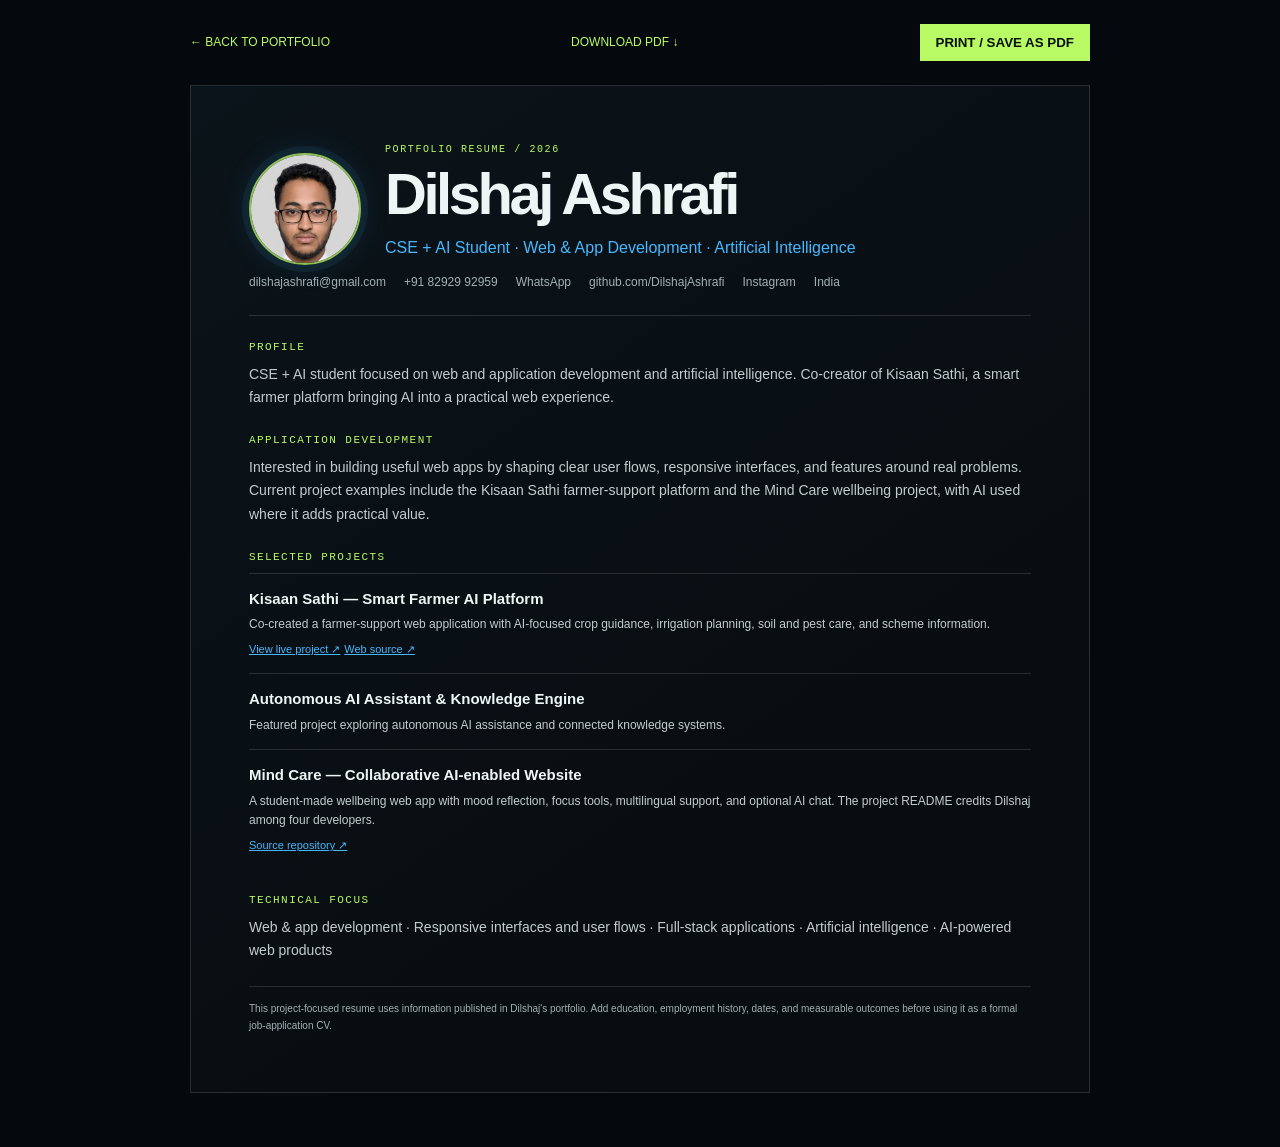
<file: resume.html>
<!doctype html>
<html lang="en">
<head>
  <meta charset="utf-8">
  <meta name="viewport" content="width=device-width, initial-scale=1">
  <meta name="description" content="Project-focused resume for Dilshaj Ashrafi, a CSE + AI student focused on web and application development and artificial intelligence.">
  <meta name="author" content="Dilshaj Ashrafi">
  <meta name="theme-color" content="#05090d">
  <link rel="icon" type="image/svg+xml" href="assets/favicon.svg">
  <title>Resume — Dilshaj Ashrafi</title>
  <style>
    :root { color-scheme: dark; --green:#b7fa63; --blue:#47b8ff; --ink:#080d11; --text:#edf5f5; --muted:#a2b0b4; --line:rgba(255,255,255,.13); }
    * { box-sizing:border-box; }
    body { margin:0; background:#05090d; color:var(--text); font:14px/1.65 "Segoe UI",Arial,sans-serif; }
    a { color:inherit; }
    .toolbar { width:min(900px,calc(100% - 40px)); margin:24px auto; display:flex; justify-content:space-between; align-items:center; flex-wrap:wrap; gap:16px; }
    .toolbar a { color:var(--green); text-decoration:none; font-size:12px; }
    .toolbar button { padding:11px 16px; border:0; background:var(--green); color:#07100b; font-weight:700; cursor:pointer; }
    .resume { width:min(900px,calc(100% - 40px)); margin:0 auto 50px; padding:clamp(25px,6vw,58px); border:1px solid var(--line); background:linear-gradient(145deg,#0b141a,#080d11 70%); }
    .eyebrow { color:var(--green); font:10px Consolas,monospace; letter-spacing:.16em; text-transform:uppercase; }
    .resume-heading { display:grid; grid-template-columns:112px minmax(0,1fr); align-items:center; gap:24px; }
    .resume-photo { width:112px; height:112px; object-fit:cover; object-position:center 32%; border:2px solid rgba(183,250,99,.75); border-radius:50%; box-shadow:0 0 0 7px rgba(71,184,255,.07),0 0 30px rgba(71,184,255,.13); }
    h1 { margin:10px 0 0; font-size:clamp(36px,7vw,58px); letter-spacing:-.06em; line-height:1; }
    .role { margin:12px 0; color:var(--blue); font-size:16px; }
    .contact { display:flex; flex-wrap:wrap; gap:8px 18px; padding-bottom:22px; border-bottom:1px solid var(--line); color:var(--muted); font-size:12px; }
    .contact a { text-decoration:none; }
    section { margin-top:25px; }
    h2 { margin:0 0 10px; color:var(--green); font:11px Consolas,monospace; letter-spacing:.13em; text-transform:uppercase; }
    p { margin:0; color:#c2ccce; }
    .project { padding:13px 0; border-top:1px solid var(--line); }
    .project h3 { margin:0 0 4px; font-size:15px; }
    .project p { font-size:12px; }
    .project a { display:inline-block; margin-top:5px; color:var(--blue); font-size:11px; }
    .skills { color:#c2ccce; }
    .note { margin-top:24px; padding-top:14px; border-top:1px solid var(--line); color:var(--muted); font-size:10px; }
    @media (max-width:520px) {
      .resume-heading { grid-template-columns:84px minmax(0,1fr); gap:16px; }
      .resume-photo { width:84px; height:84px; }
      .resume-heading h1 { font-size:clamp(28px,7vw,38px); }
      .resume-heading .role { font-size:14px; }
    }
    @media print {
      @page { size:A4; margin:15mm; }
      :root { color-scheme:light; }
      body { background:#fff; color:#101619; font-size:11px; }
      .toolbar, .note { display:none !important; }
      .resume { width:auto; margin:0; padding:0; border:0; background:#fff; }
      h1 { font-size:34px; }
      .resume-heading { grid-template-columns:88px 1fr; gap:18px; }
      .resume-photo { width:88px; height:88px; border-color:#285f28; box-shadow:none; }
      .resume-heading h1 { font-size:34px; }
      .contact, p, .project p, .skills { color:#313d42; }
      h2, .eyebrow { color:#285f28; }
      .role { color:#155f80; }
      .project { break-inside:avoid; }
      a { color:#155f80; }
    }
  </style>
</head>
<body>
  <div class="toolbar">
    <a href="index.html">← BACK TO PORTFOLIO</a>
    <a href="resume.pdf" download>DOWNLOAD PDF ↓</a>
    <button type="button" onclick="window.print()">PRINT / SAVE AS PDF</button>
  </div>
  <main class="resume">
    <header class="resume-heading">
      <img class="resume-photo" src="assets/dilshaj-face-cropped.jpg" alt="Portrait of Dilshaj Ashrafi">
      <div>
        <div class="eyebrow">Portfolio resume / 2026</div>
        <h1>Dilshaj Ashrafi</h1>
        <p class="role">CSE + AI Student · Web &amp; App Development · Artificial Intelligence</p>
      </div>
    </header>
    <div class="contact">
      <a href="mailto:dilshajashrafi@gmail.com">dilshajashrafi@gmail.com</a>
      <a href="tel:+918292992959">+91 82929 92959</a>
      <a href="https://wa.me/918292992959" target="_blank" rel="noreferrer">WhatsApp</a>
      <a href="https://github.com/DilshajAshrafi">github.com/DilshajAshrafi</a>
      <a href="https://www.instagram.com/dilshaj_ashrafi2/">Instagram</a>
      <span>India</span>
    </div>

    <section>
      <h2>Profile</h2>
      <p>CSE + AI student focused on web and application development and artificial intelligence. Co-creator of Kisaan Sathi, a smart farmer platform bringing AI into a practical web experience.</p>
    </section>

    <section>
      <h2>Application development</h2>
      <p>Interested in building useful web apps by shaping clear user flows, responsive interfaces, and features around real problems. Current project examples include the Kisaan Sathi farmer-support platform and the Mind Care wellbeing project, with AI used where it adds practical value.</p>
    </section>

    <section>
      <h2>Selected projects</h2>
      <article class="project">
        <h3>Kisaan Sathi — Smart Farmer AI Platform</h3>
        <p>Co-created a farmer-support web application with AI-focused crop guidance, irrigation planning, soil and pest care, and scheme information.</p>
        <a href="https://kissansathiindia.vercel.app/">View live project ↗</a>
        <a href="https://github.com/DilshajAshrafi/kissan-sathi">Web source ↗</a>
      </article>
      <article class="project">
        <h3>Autonomous AI Assistant &amp; Knowledge Engine</h3>
        <p>Featured project exploring autonomous AI assistance and connected knowledge systems.</p>
      </article>
      <article class="project">
        <h3>Mind Care — Collaborative AI-enabled Website</h3>
        <p>A student-made wellbeing web app with mood reflection, focus tools, multilingual support, and optional AI chat. The project README credits Dilshaj among four developers.</p>
        <a href="https://github.com/DilshajAshrafi/mind-care">Source repository ↗</a>
      </article>
    </section>

    <section>
      <h2>Technical focus</h2>
      <p class="skills">Web &amp; app development · Responsive interfaces and user flows · Full-stack applications · Artificial intelligence · AI-powered web products</p>
    </section>
    <p class="note">This project-focused resume uses information published in Dilshaj's portfolio. Add education, employment history, dates, and measurable outcomes before using it as a formal job-application CV.</p>
  </main>
</body>
</html>
</file>
